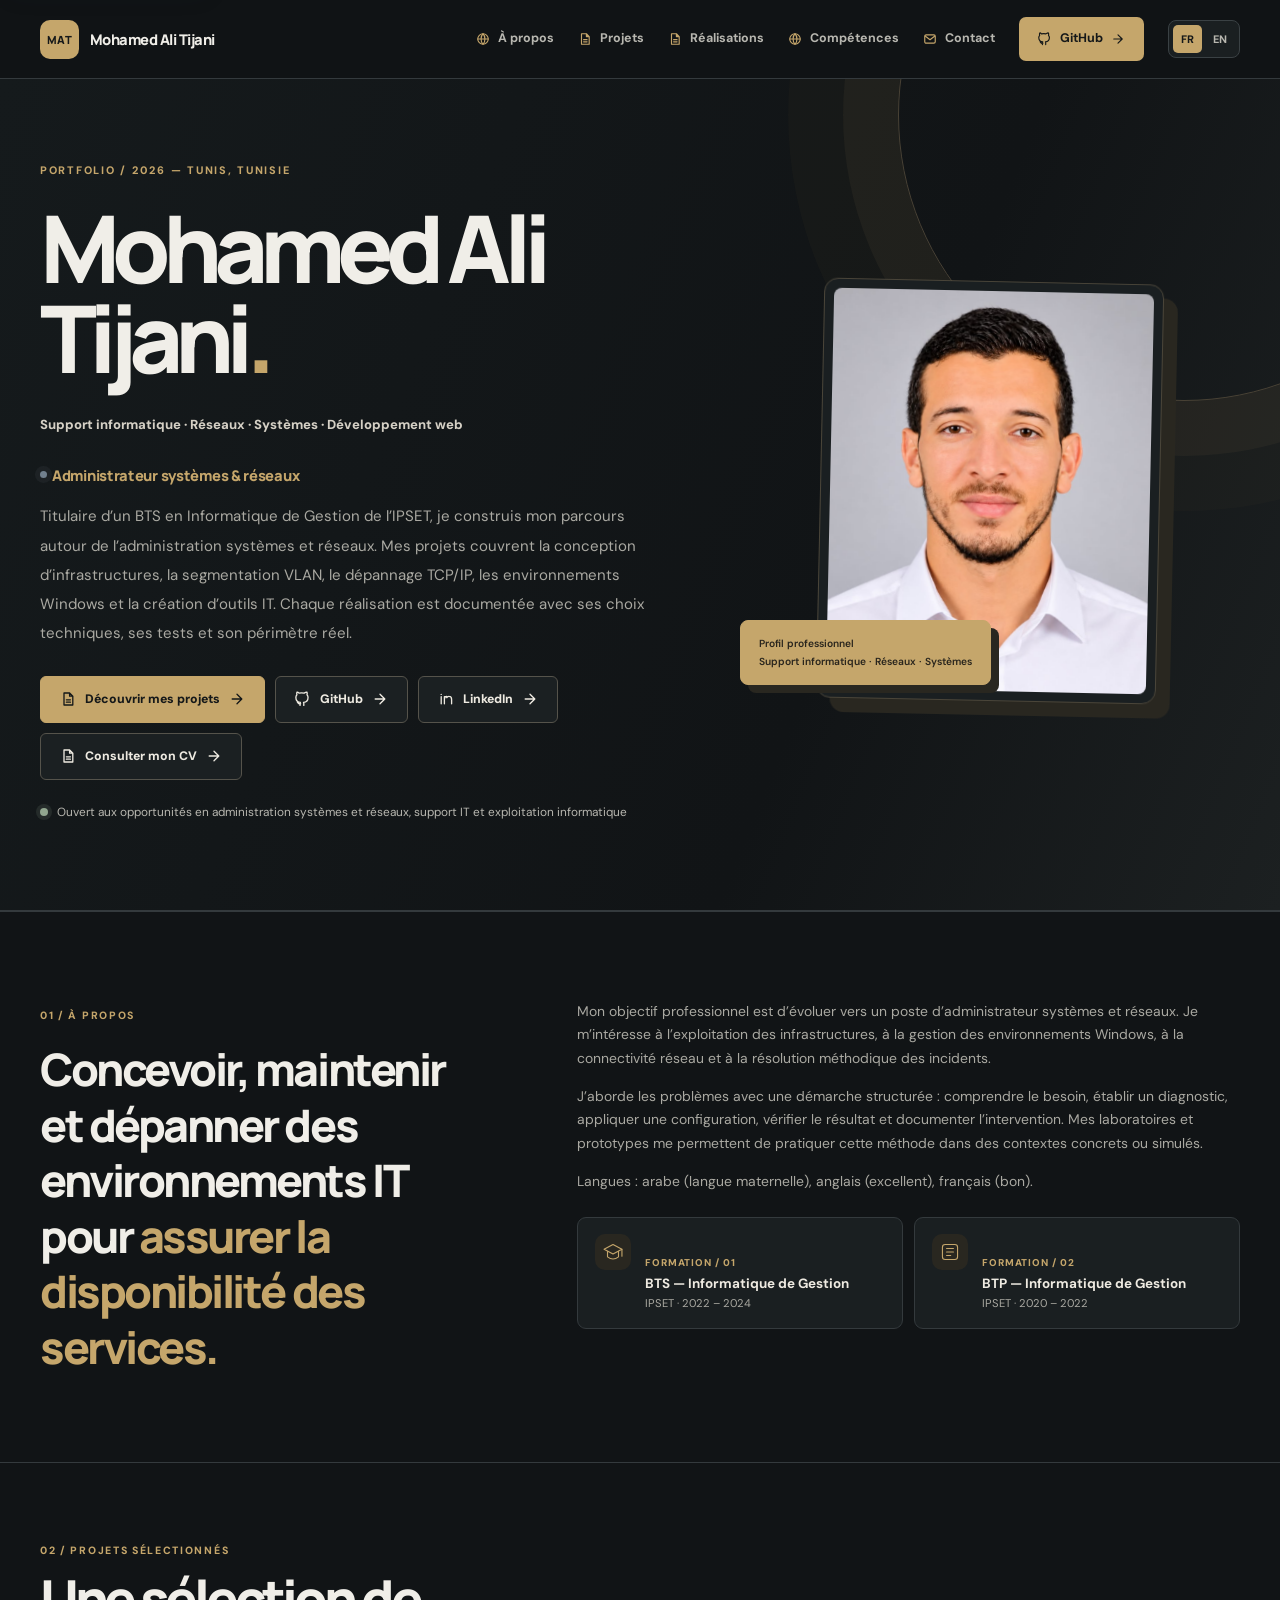
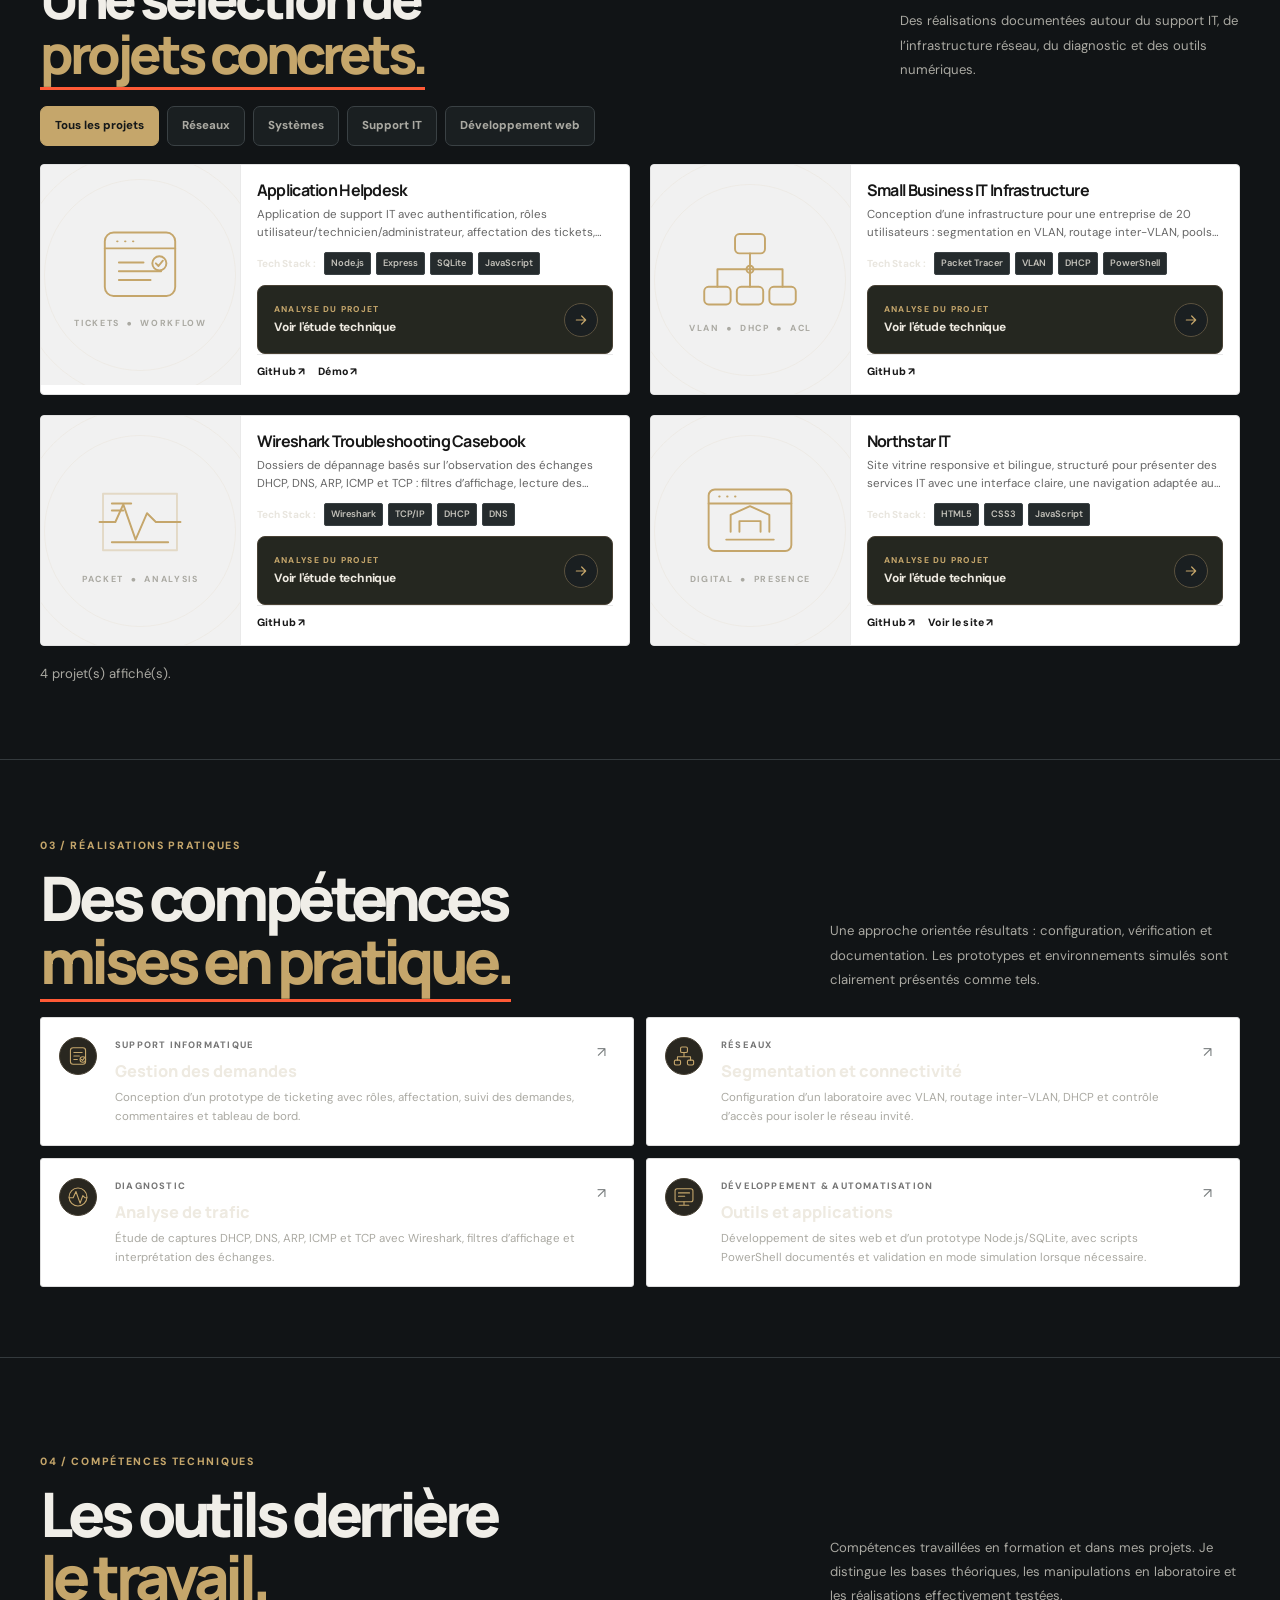
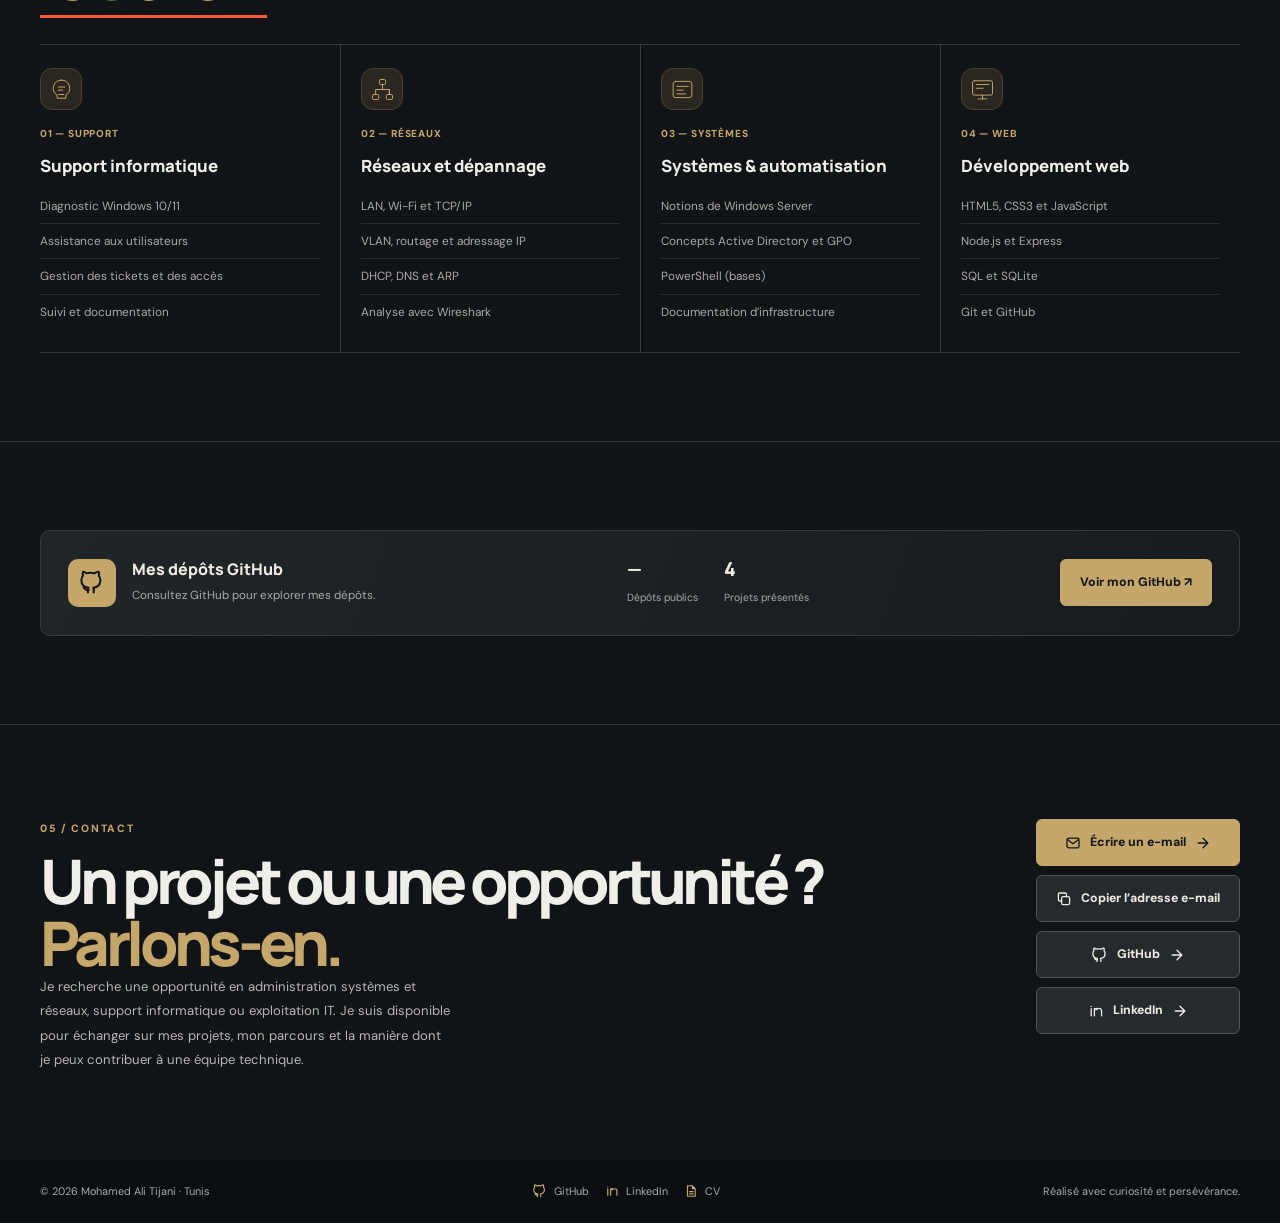
<file: index.html>
<!DOCTYPE html>
<html lang="fr">
<head>
  <meta charset="UTF-8">
  <meta name="viewport" content="width=device-width, initial-scale=1">
  <meta name="theme-color" content="#18212b">
  <meta name="description" content="Portfolio de Mohamed Ali Tijani, orienté administration systèmes et réseaux : infrastructure, dépannage, environnements Windows et projets techniques.">
  <title>Mohamed Ali Tijani — Portfolio</title>
  <link rel="preconnect" href="https://fonts.googleapis.com">
  <link rel="preconnect" href="https://fonts.gstatic.com" crossorigin>
  <link href="https://fonts.googleapis.com/css2?family=DM+Sans:wght@400;500;600;700&family=Manrope:wght@500;600;700;800&display=swap" rel="stylesheet">
  <style>
    :root{--navy:#10233f;--navy-2:#18385f;--blue:#2864c5;--blue-2:#eaf1fc;--ink:#17263b;--muted:#64748b;--soft:#f5f7fb;--line:#e2e8f0;--white:#fff;--green:#16845d;--shadow:0 18px 50px rgba(16,35,63,.08);--max:1160px;--sans:"DM Sans",Arial,sans-serif;--display:"Manrope",Arial,sans-serif}
    *{box-sizing:border-box}html{scroll-behavior:smooth;scroll-padding-top:94px}body{margin:0;background:var(--white);color:var(--ink);font:16px/1.7 var(--sans);-webkit-font-smoothing:antialiased}body.menu-open{overflow:hidden}
    a{color:inherit;text-decoration:none}img{display:block;max-width:100%}button{font:inherit}.container{width:min(var(--max),calc(100% - 48px));margin:auto}.progress{position:fixed;z-index:100;inset:0 auto auto 0;width:0;height:3px;background:var(--blue)}
    .header{position:sticky;top:0;z-index:50;background:rgba(255,255,255,.94);backdrop-filter:blur(16px);border-bottom:1px solid rgba(226,232,240,.9)}.nav{height:78px;display:flex;align-items:center;justify-content:space-between;gap:24px}
    .brand{display:flex;align-items:center;gap:11px;font:800 .92rem var(--display);letter-spacing:-.035em;color:var(--navy)}.brand-mark{width:39px;height:39px;display:grid;place-items:center;border-radius:11px;background:var(--navy);color:#fff;font-size:.7rem;letter-spacing:.04em;box-shadow:0 6px 16px #10233f25}
    .nav-right{display:flex;align-items:center;gap:24px}.nav-links{display:flex;align-items:center;gap:24px}.nav-links a{font-size:.78rem;font-weight:700;color:#52647c;transition:color .2s}.nav-links a:hover,.nav-links a.active{color:var(--blue)}.nav-links .nav-cta{padding:10px 15px;border-radius:7px;background:var(--navy);color:#fff}.nav-links .nav-cta:hover{background:var(--blue);color:#fff}
    .language{display:flex;gap:3px;padding:4px;border:1px solid var(--line);border-radius:8px;background:#fff}.language button{border:0;border-radius:5px;background:transparent;padding:5px 8px;color:var(--muted);font-size:.68rem;font-weight:800;cursor:pointer}.language button[aria-pressed=true]{background:var(--blue-2);color:var(--blue)}
    .menu-toggle{display:none;width:40px;height:40px;border:1px solid var(--line);border-radius:8px;background:#fff;color:var(--navy);cursor:pointer}
    .hero{position:relative;overflow:hidden;background:linear-gradient(120deg,#f7f9fc 0%,#fff 57%,#eef4fc 100%);border-bottom:1px solid var(--line)}.hero:before{content:"";position:absolute;width:560px;height:560px;right:-190px;top:-240px;border:1px solid #d8e4f4;border-radius:50%;box-shadow:0 0 0 55px #e9f0fa70,0 0 0 110px #e9f0fa55}
    .hero-grid{position:relative;display:grid;grid-template-columns:1.15fr .85fr;align-items:center;gap:68px;padding:82px 0 86px}.eyebrow{display:flex;align-items:center;gap:10px;color:var(--blue);font-size:.68rem;font-weight:800;letter-spacing:.14em;text-transform:uppercase}.eyebrow:before{content:"";width:25px;height:2px;background:var(--blue)}
    h1,h2,h3,p{margin-top:0}.hero h1{max-width:690px;margin:22px 0 17px;color:var(--navy);font:800 clamp(3.6rem,7vw,6rem)/.99 var(--display);letter-spacing:-.085em}.hero h1 span{color:var(--blue)}.hero-role{margin:0 0 18px;color:var(--navy-2);font-weight:800;font-size:1rem;letter-spacing:-.02em}.hero-copy{max-width:650px;margin:0;color:#5e6e83;font-size:.94rem;line-height:1.95}
    .actions{display:flex;flex-wrap:wrap;gap:10px;margin-top:27px}.btn{display:inline-flex;align-items:center;justify-content:center;gap:9px;min-height:44px;padding:11px 16px;border:1px solid #d6dfeb;border-radius:7px;background:#fff;color:var(--navy);font-size:.77rem;font-weight:800;transition:transform .2s,box-shadow .2s,border-color .2s,background .2s}.btn:hover{transform:translateY(-2px);border-color:#9ab6df;box-shadow:0 8px 20px #10233f12}.btn-primary{background:var(--blue);border-color:var(--blue);color:#fff;box-shadow:0 8px 20px #2864c525}.btn-primary:hover{background:#1e54aa;color:#fff}.availability{display:flex;align-items:center;gap:9px;margin:22px 0 0;color:#5f7086;font-size:.74rem}.availability i{width:8px;height:8px;border-radius:50%;background:var(--green);box-shadow:0 0 0 4px #16845d18}
    .portrait-wrap{position:relative;display:flex;justify-content:center;align-items:center;min-height:430px}.portrait-frame{position:relative;z-index:1;width:min(320px,82%);height:390px;padding:10px;border:1px solid #d7e2f0;border-radius:18px;background:#fff;box-shadow:0 28px 65px #10233f20;transform:rotate(1.5deg)}.portrait-frame img{width:100%;height:100%;object-fit:cover;object-position:50% 20%;border-radius:11px}.portrait-note{position:absolute;z-index:2;left:0;bottom:45px;padding:13px 17px;border:1px solid var(--line);border-radius:9px;background:#fff;box-shadow:var(--shadow);font-size:.72rem;font-weight:800;color:var(--navy)}.portrait-note span{display:block;color:var(--muted);font-size:.64rem;font-weight:600}
    .trustbar{border-bottom:1px solid var(--line);background:#fff}.trust-items{display:grid;grid-template-columns:repeat(4,1fr);padding:21px 0}.trust-item{padding:0 20px;border-left:1px solid var(--line)}.trust-item:first-child{padding-left:0;border:0}.trust-item strong{display:block;color:var(--navy);font:800 1.15rem var(--display);letter-spacing:-.04em}.trust-item span{color:var(--muted);font-size:.68rem}
    section.section{padding:88px 0}.section-soft{background:var(--soft);border-block:1px solid var(--line)}.section-head{display:flex;justify-content:space-between;align-items:flex-end;gap:32px;margin-bottom:35px}.section-kicker{color:var(--blue);font-size:.66rem;font-weight:800;letter-spacing:.14em}.section-title{margin:10px 0 0;color:var(--navy);font:800 clamp(2.25rem,4.6vw,3.6rem)/1.08 var(--display);letter-spacing:-.07em}.section-title em{font-style:normal;color:var(--blue)}.section-desc{max-width:410px;margin:0;color:var(--muted);font-size:.82rem;line-height:1.85}
    .about-grid{display:grid;grid-template-columns:.82fr 1.18fr;gap:76px}.about-statement{max-width:430px;margin:14px 0 0;color:var(--navy);font:800 clamp(1.75rem,3.2vw,2.5rem)/1.24 var(--display);letter-spacing:-.055em}.about-statement span{color:var(--blue)}.about-copy p{margin:0 0 14px;color:#5f6f83;font-size:.87rem}.education{display:grid;grid-template-columns:1fr 1fr;gap:12px;margin-top:24px}.edu{padding:17px;border:1px solid var(--line);border-radius:9px;background:#fff}.edu small{display:block;color:var(--blue);font-size:.62rem;font-weight:800;letter-spacing:.09em}.edu strong{display:block;margin:7px 0 4px;color:var(--navy);font-size:.84rem}.edu span{color:var(--muted);font-size:.7rem}
    .filters{display:flex;flex-wrap:wrap;gap:8px;margin:0 0 22px}.filter{padding:9px 14px;border:1px solid var(--line);border-radius:7px;background:#fff;color:#607087;font-size:.72rem;font-weight:800;cursor:pointer;transition:all .2s}.filter:hover{border-color:#a9bfdf;color:var(--blue)}.filter[aria-pressed=true]{border-color:var(--navy);background:var(--navy);color:#fff}
    .project-grid{display:grid;grid-template-columns:repeat(2,minmax(0,1fr));gap:19px}.project{display:flex;flex-direction:column;min-width:0;overflow:hidden;border:1px solid var(--line);border-radius:12px;background:#fff;box-shadow:0 6px 22px #10233f08;transition:transform .22s,border-color .22s,box-shadow .22s}.project:hover{transform:translateY(-4px);border-color:#c4d4e9;box-shadow:var(--shadow)}.project[hidden]{display:none}.project-visual{height:218px;display:grid;place-items:center;overflow:hidden;padding:16px;background:linear-gradient(145deg,#eef3fa,#f8fafd);border-bottom:1px solid var(--line)}.project-visual img{width:100%;height:100%;object-fit:contain}.project-visual .cover{width:100%;height:100%;display:flex;align-items:center;justify-content:center;gap:16px;color:var(--blue)}.cover-mark{display:grid;place-items:center;width:78px;height:78px;border:1px solid #cbd9eb;border-radius:18px;background:#fff;font:800 1.2rem var(--display);box-shadow:0 12px 25px #10233f10}.cover-copy{max-width:180px;color:var(--navy);font:800 1rem/1.3 var(--display)}.cover-copy small{display:block;margin-top:7px;color:var(--muted);font:600 .65rem var(--sans)}
    .project-content{display:flex;flex:1;flex-direction:column;padding:21px 22px 19px}.project-meta{display:flex;justify-content:space-between;gap:10px;margin-bottom:10px;color:var(--blue);font-size:.62rem;font-weight:800;letter-spacing:.08em;text-transform:uppercase}.project h3{margin:0 0 9px;color:var(--navy);font:800 1.16rem/1.3 var(--display);letter-spacing:-.035em}.project p{margin:0;color:#64748b;font-size:.78rem;line-height:1.8}.tags{display:flex;flex-wrap:wrap;gap:6px;margin:15px 0 18px}.tags span{padding:5px 8px;border:1px solid #e2eaf4;border-radius:5px;background:#f7f9fc;color:#536780;font-size:.61rem;font-weight:700}.project-links{display:flex;flex-wrap:wrap;gap:17px;margin-top:auto;padding-top:13px;border-top:1px solid var(--line)}.project-links a{color:var(--blue);font-size:.73rem;font-weight:800}.project-links a:hover{text-decoration:underline;text-underline-offset:4px}
    .practice-grid{display:grid;grid-template-columns:repeat(4,1fr);gap:12px}.practice-card{padding:20px;border:1px solid var(--line);border-radius:10px;background:#fff;transition:transform .2s,border-color .2s}.practice-card:hover{transform:translateY(-3px);border-color:#b8cbe5}.practice-num{color:var(--blue);font-size:.62rem;font-weight:800;letter-spacing:.09em}.practice-card h3{margin:12px 0 8px;color:var(--navy);font:800 .98rem/1.35 var(--display)}.practice-card p{margin:0;color:var(--muted);font-size:.73rem;line-height:1.8}
    .skills-grid{display:grid;grid-template-columns:repeat(4,1fr);border-top:1px solid #dce5f0;border-bottom:1px solid #dce5f0}.skill{padding:23px 20px 24px 0}.skill+.skill{padding-left:20px;border-left:1px solid #dce5f0}.skill-index{color:var(--blue);font-size:.63rem;font-weight:800;letter-spacing:.08em}.skill h3{margin:12px 0;color:var(--navy);font:800 1.05rem var(--display)}.skill ul{margin:0;padding:0;list-style:none}.skill li{padding:7px 0;border-bottom:1px solid #edf1f6;color:#5e6e83;font-size:.74rem}.skill li:last-child{border:0}
    .github-panel{display:flex;align-items:center;justify-content:space-between;gap:25px;padding:25px 27px;border:1px solid #d9e4f2;border-radius:12px;background:linear-gradient(110deg,#f5f8fd,#fff)}.github-copy{display:flex;align-items:center;gap:16px}.github-icon{width:48px;height:48px;display:grid;place-items:center;border-radius:12px;background:var(--navy);color:#fff;font-size:1.2rem;font-weight:800}.github-copy strong{display:block;color:var(--navy);font:800 1rem var(--display)}.github-copy span{color:var(--muted);font-size:.73rem}.github-stats{display:flex;gap:26px}.github-stat strong{display:block;color:var(--navy);font:800 1.2rem var(--display)}.github-stat span{color:var(--muted);font-size:.65rem}
    .contact{background:var(--navy);color:#fff}.contact .section-kicker{color:#a8c9fa}.contact .section-title{color:#fff}.contact .section-title em{color:#a8c9fa}.contact .section-desc{color:#c1ccdb}.contact-grid{display:flex;align-items:center;justify-content:space-between;gap:30px}.contact-actions{display:flex;flex-direction:column;gap:9px;min-width:190px}.contact-actions .btn{border-color:#456184;background:#1a3659;color:#fff}.contact-actions .btn-primary{border-color:#4c87e3;background:#2864c5}.contact-actions .btn:hover{border-color:#8eb5ed;background:#234b7b}
    footer{padding:22px 0;background:#0b1b30;color:#aebbd0;font-size:.68rem}.footer-inner{display:flex;justify-content:space-between;gap:15px;flex-wrap:wrap}.footer-links{display:flex;gap:16px}.footer-links a:hover{color:#fff}
    .reveal{opacity:0;transform:translateY(18px);transition:opacity .65s ease,transform .65s ease}.reveal.visible{opacity:1;transform:none}
    a:focus-visible,button:focus-visible{outline:3px solid #8bb5f1;outline-offset:3px}
    @media(max-width:920px){.hero-grid{gap:30px}.about-grid{gap:38px}.section-head{align-items:flex-start;flex-direction:column}.section-desc{max-width:650px}.skills-grid{grid-template-columns:repeat(2,1fr)}.skill:nth-child(3){padding-left:0;border-left:0}.skill:nth-child(4){padding-left:20px}.practice-grid{grid-template-columns:repeat(2,1fr)}}
    @media(max-width:700px){.container{width:calc(100% - 36px)}.nav{height:68px}.menu-toggle{display:grid;place-items:center}.nav-right{gap:10px}.nav-links{display:none;position:absolute;top:68px;left:0;right:0;padding:16px 22px 20px;border-bottom:1px solid var(--line);background:#fff;box-shadow:0 18px 25px #10233f10;align-items:stretch;flex-direction:column;gap:0}.nav-links.open{display:flex}.nav-links a{padding:12px 4px;border-bottom:1px solid #edf1f6}.nav-links .nav-cta{margin-top:9px;text-align:center}.language{margin-left:auto}.hero-grid{grid-template-columns:1fr;padding:57px 0 55px;gap:20px}.hero h1{font-size:clamp(3.4rem,15vw,5rem)}.hero-copy{font-size:.86rem}.portrait-wrap{min-height:340px;margin-top:0}.portrait-frame{width:245px;height:310px}.portrait-note{left:2%;bottom:22px}.trust-items{grid-template-columns:repeat(2,1fr);gap:16px}.trust-item{padding:0 10px;border:0}.trust-item:nth-child(odd){padding-left:0}.section.section{padding:67px 0}.about-grid{grid-template-columns:1fr;gap:19px}.education{grid-template-columns:1fr}.project-grid{grid-template-columns:1fr}.project-visual{height:190px}.practice-grid{grid-template-columns:1fr}.skills-grid{grid-template-columns:1fr}.skill,.skill+.skill,.skill:nth-child(4){padding:20px 0;border-left:0;border-bottom:1px solid #dce5f0}.skill:last-child{border-bottom:0}.github-panel{align-items:flex-start;flex-direction:column}.github-stats{gap:22px}.contact-grid{align-items:flex-start;flex-direction:column}.contact-actions{width:100%;flex-direction:row;flex-wrap:wrap}.contact-actions .btn{flex:1}.footer-inner{flex-direction:column}}
    @media(prefers-reduced-motion:reduce){html{scroll-behavior:auto}*,*::before,*::after{animation:none!important;transition:none!important}.reveal{opacity:1;transform:none}}

    /* ART DIRECTION — Modern independent digital studio */
    :root{
      --navy:#171622;--navy-2:#292638;--blue:#3948d8;--blue-2:#e7e9ff;
      --ink:#211f2a;--muted:#716d78;--soft:#f6f2eb;--line:#e5ded4;--white:#fffdf9;
      --green:#a7c957;--shadow:0 22px 60px rgba(36,29,47,.12);--max:1240px;
      --sans:"DM Sans",Arial,sans-serif;--display:"Manrope",Arial,sans-serif;
    }
    body{background:#f6f2eb;color:#211f2a}
    .progress{background:#ff5a36;height:4px}
    .header{background:rgba(246,242,235,.92);border-bottom:1px solid #e3dbd0}
    .brand{color:#171622}.brand-mark{background:#ff5a36;color:#171622;border-radius:50%;box-shadow:none}
    .nav-links a{color:#625d69}.nav-links a:hover,.nav-links a.active{color:#ff5a36}
    .nav-links .nav-cta{background:#171622;color:#fff;border-radius:100px;padding:11px 19px}
    .nav-links .nav-cta:hover{background:#ff5a36;color:#171622}
    .language{border:1px solid #dcd4c9;background:transparent;border-radius:100px}
    .language button[aria-pressed=true]{background:#171622;color:#fff;border-radius:100px}
    .menu-toggle{border-radius:50%;border-color:#dcd4c9;background:transparent}
    .hero{background:#f6f2eb;border:0;overflow:hidden}
    .hero:before{width:620px;height:620px;right:-210px;top:-250px;border:1px solid #e4dcd0;box-shadow:0 0 0 55px #ece5da80,0 0 0 110px #ece5da55}
    .hero-grid{grid-template-columns:1.08fr .92fr;gap:48px;padding:82px 0 95px}
    .eyebrow{color:#ff5a36;letter-spacing:.18em}.eyebrow:before{background:#ff5a36}
    .hero h1{font-size:clamp(4.2rem,8vw,7.4rem);line-height:.91;letter-spacing:-.095em;color:#171622;margin:24px 0}
    .hero h1 span{color:#ff5a36}
    .hero-role{display:inline-block;margin:0 0 20px;padding:8px 13px;border-radius:4px;background:#d7f36a;color:#171622;font-size:.76rem;letter-spacing:.015em}
    .hero-copy{max-width:620px;color:#696471;font-size:.94rem}
    .btn{border:1px solid #d8d0c6;border-radius:100px;background:transparent;color:#211f2a;padding:12px 19px}
    .btn:hover{border-color:#171622;box-shadow:0 8px 22px #17162214}
    .btn-primary{background:#ff5a36;border-color:#ff5a36;color:#171622;box-shadow:none}
    .btn-primary:hover{background:#e94727;border-color:#e94727;color:#171622}
    .availability{color:#625d69}.availability i{background:#8da83d;box-shadow:0 0 0 4px #a7c95735}
    .portrait-wrap{min-height:485px}
    .portrait-frame{width:min(365px,86%);height:440px;padding:0;border:0;border-radius:4px;background:#d7f36a;box-shadow:18px 18px 0 #3948d8;transform:rotate(2deg)}
    .portrait-frame img{border-radius:4px;filter:saturate(.88);object-position:50% 18%}
    .portrait-note{left:-4px;bottom:30px;background:#171622;color:#fff;border:0;border-radius:3px;box-shadow:8px 8px 0 #ff5a36;padding:14px 18px}
    .portrait-note span{color:#c5c0cb}
    .trustbar{background:#171622;border:0;color:#fff}
    .trust-items{padding:25px 0}
    .trust-item{border-color:#393644}
    .trust-item strong{color:#d7f36a;font-size:1.35rem}
    .trust-item span{color:#c3bfca}
    section.section{padding:100px 0}
    .section-soft{background:#eee8de;border-color:#e5ded4}
    .section-kicker{color:#ff5a36;letter-spacing:.17em}
    .section-title{color:#171622;font-size:clamp(2.8rem,5.2vw,4.6rem);letter-spacing:-.085em;line-height:1.02}
    .section-title em{color:#3948d8}
    .section-desc{color:#716d78}
    .about-grid{gap:90px}
    .about-statement{font-size:clamp(2rem,3.5vw,3rem);color:#171622}
    .about-statement span{color:#3948d8}
    .about-copy p{color:#696471}
    .edu{background:#f9f6f0;border-color:#e2d9ce;border-radius:4px}
    .edu small{color:#ff5a36}.edu strong{color:#171622}
    .filters{gap:9px}
    .filter{border:1px solid #d8d0c6;border-radius:100px;background:transparent;color:#625d69;padding:10px 17px}
    .filter:hover{border-color:#3948d8;color:#3948d8}
    .filter[aria-pressed=true]{background:#3948d8;border-color:#3948d8;color:#fff}
    .project-grid{gap:22px}
    .project{border:1px solid #e1d9cf;border-radius:5px;background:#fffdf9;box-shadow:none}
    .project:hover{transform:translateY(-6px);border-color:#bcb2a5;box-shadow:0 20px 42px #211f2a13}
    .project-visual{height:245px;background:#e9e4dc;border-bottom:1px solid #e1d9cf;padding:18px}
    .project-visual img{border-radius:2px}
    .project-content{padding:24px}
    .project-meta{color:#ff5a36}
    .project h3{font-size:1.35rem;color:#171622;letter-spacing:-.05em}
    .project p{color:#716d78}
    .tags span{background:#f0ece5;border:0;border-radius:3px;color:#595463}
    .project-links{border-color:#e9e2d8}
    .project-links a{color:#3948d8}
    .practice-card{border:1px solid #e1d9cf;border-radius:4px;background:#faf7f1}
    .practice-card:hover{border-color:#ff9a80;transform:translateY(-5px)}
    .practice-num{color:#ff5a36}
    .practice-card h3{color:#171622}
    .practice-card p{color:#716d78}
    .skills-grid{border-color:#d8d0c6}
    .skill+.skill{border-color:#d8d0c6}
    .skill-index{color:#ff5a36}
    .skill h3{color:#171622}
    .skill li{color:#696471;border-color:#e5ded4}
    .github-panel{border:1px solid #ddd4c8;border-radius:5px;background:#eae4da}
    .github-icon{border-radius:50%;background:#171622;color:#d7f36a}
    .github-copy strong,.github-stat strong{color:#171622}
    .github-copy span,.github-stat span{color:#716d78}
    .contact{background:#3948d8;color:#fff}
    .contact .section-kicker{color:#d7f36a}
    .contact .section-title{color:#fff}
    .contact .section-title em{color:#d7f36a}
    .contact .section-desc{color:#e0e2ff}
    .contact-actions .btn{border-color:#7f89ed;background:#303dbd;color:#fff}
    .contact-actions .btn-primary{border-color:#d7f36a;background:#d7f36a;color:#171622}
    .contact-actions .btn:hover{border-color:#fff;background:#fff;color:#171622}
    footer{background:#171622;color:#c3bfca}
    .footer-links a:hover{color:#d7f36a}
    a:focus-visible,button:focus-visible{outline:3px solid #ff5a36;outline-offset:4px}
    @media(max-width:920px){
      .hero-grid{gap:28px}.about-grid{gap:42px}
    }
    @media(max-width:700px){
      .hero-grid{padding:58px 0 56px;gap:12px}
      .hero h1{font-size:clamp(3.7rem,16vw,5.4rem)}
      .portrait-wrap{min-height:350px;margin-top:6px}
      .portrait-frame{width:245px;height:310px;box-shadow:12px 12px 0 #3948d8}
      .portrait-note{left:0;bottom:18px}
      .trust-items{gap:18px 8px}
      section.section{padding:72px 0}
      .section-title{font-size:clamp(2.7rem,12vw,3.8rem)}
      .project-visual{height:205px}
      .project-content{padding:20px}
      .github-panel{background:#eae4da}
      .contact-actions .btn{flex:1 1 100%}
    }
    @media(prefers-reduced-motion:reduce){.project:hover,.practice-card:hover{transform:none}}

  
    /* FINAL ART DIRECTION — restrained, elegant professional */
    :root{
      --navy:#18212b;--navy-2:#344252;--blue:#52677d;--blue-2:#e9edf1;
      --ink:#202a34;--muted:#697582;--soft:#f3f5f7;--line:#e2e6ea;--white:#ffffff;
      --green:#718b79;--shadow:0 18px 48px rgba(24,33,43,.08);--max:1180px;
    }
    body{background:#fff;color:#202a34}
    .progress{background:#52677d;height:2px}
    .header{background:rgba(255,255,255,.94);border-bottom:1px solid #e6e9ec}
    .brand{color:#18212b}.brand-mark{background:#18212b;color:#fff;border-radius:8px;box-shadow:none}
    .nav-links a{color:#65717d}.nav-links a:hover,.nav-links a.active{color:#344b61}
    .nav-links .nav-cta{background:#18212b;color:#fff;border-radius:5px}
    .nav-links .nav-cta:hover{background:#344b61;color:#fff}
    .language{border:1px solid #dfe4e8;background:#fff;border-radius:5px}
    .language button[aria-pressed=true]{background:#18212b;color:#fff;border-radius:3px}
    .menu-toggle{border-radius:5px;border-color:#dfe4e8;background:#fff;color:#18212b}
    .hero{background:linear-gradient(115deg,#f5f7f8 0%,#fff 72%);border-bottom:1px solid #e8ebee}
    .hero:before{width:560px;height:560px;right:-210px;top:-250px;border:1px solid #e3e8ec;box-shadow:0 0 0 55px #edf0f350,0 0 0 110px #edf0f330}
    .hero-grid{grid-template-columns:1.12fr .88fr;gap:58px;padding:86px 0 90px}
    .eyebrow{color:#52677d;letter-spacing:.15em}.eyebrow:before{background:#8b9aa8}
    .hero h1{color:#18212b;font-size:clamp(3.8rem,7.2vw,6.5rem);line-height:.98;letter-spacing:-.085em}
    .hero h1 span{color:#52677d}
    .hero-role{display:inline-block;margin:0 0 18px;padding:0;color:#344252;background:transparent;font-size:.88rem;letter-spacing:0}
    .hero-copy{color:#66727e;max-width:600px}
    .btn{border:1px solid #d6dde3;border-radius:5px;background:#fff;color:#263442}
    .btn:hover{border-color:#8998a6;box-shadow:0 8px 20px rgba(24,33,43,.08)}
    .btn-primary{background:#263747;border-color:#263747;color:#fff;box-shadow:none}
    .btn-primary:hover{background:#40566b;border-color:#40566b;color:#fff}
    .availability{color:#687581}.availability i{background:#718b79;box-shadow:0 0 0 4px #718b7918}
    .portrait-wrap{min-height:455px}
    .portrait-frame{width:min(350px,85%);height:420px;padding:8px;border:1px solid #e0e5e9;border-radius:5px;background:#fff;box-shadow:14px 14px 0 #e9edf0;transform:rotate(1deg)}
    .portrait-frame img{border-radius:2px;filter:saturate(.78);object-position:50% 18%}
    .portrait-note{left:0;bottom:32px;background:#18212b;color:#fff;border:0;border-radius:4px;box-shadow:0 8px 22px #18212b20}
    .portrait-note span{color:#c4cbd2}
    .trustbar{background:#18212b;border:0}
    .trust-items{padding:23px 0}
    .trust-item{border-color:#39434e}
    .trust-item strong{color:#fff;font-size:1.25rem}
    .trust-item span{color:#b7c0c8}
    section.section{padding:88px 0}
    .section-soft{background:#f5f6f7;border-color:#e7eaed}
    .section-kicker{color:#657b90;letter-spacing:.15em}
    .section-title{color:#18212b;font-size:clamp(2.5rem,4.8vw,4rem);letter-spacing:-.075em}
    .section-title em{color:#52677d}
    .section-desc{color:#6b7681}
    .about-grid{gap:76px}
    .about-statement{color:#202a34}
    .about-statement span{color:#52677d}
    .about-copy p{color:#66727e}
    .edu{background:#fff;border-color:#e2e6ea;border-radius:5px}
    .edu small{color:#657b90}.edu strong{color:#202a34}
    .filter{border:1px solid #dce2e7;border-radius:5px;background:#fff;color:#687582}
    .filter:hover{border-color:#91a0ad;color:#344b61}
    .filter[aria-pressed=true]{background:#263747;border-color:#263747;color:#fff}
    .project{border:1px solid #e1e5e9;border-radius:5px;background:#fff;box-shadow:0 4px 18px rgba(24,33,43,.035)}
    .project:hover{transform:translateY(-4px);border-color:#c4cdd5;box-shadow:0 16px 38px rgba(24,33,43,.09)}
    .project-visual{background:#f0f2f4;border-bottom:1px solid #e1e5e9}
    .project-meta{color:#657b90}
    .project h3{color:#202a34}
    .project p{color:#6b7681}
    .tags span{background:#f1f3f5;border:1px solid #e7eaed;border-radius:3px;color:#596775}
    .project-links{border-color:#e8ebee}
    .project-links a{color:#40566b}
    .practice-card{border:1px solid #e1e5e9;border-radius:5px;background:#fff}
    .practice-card:hover{border-color:#bdc8d1;transform:translateY(-3px)}
    .practice-num{color:#657b90}.practice-card h3{color:#202a34}.practice-card p{color:#6b7681}
    .skills-grid{border-color:#dfe4e8}.skill+.skill{border-color:#dfe4e8}
    .skill-index{color:#657b90}.skill h3{color:#202a34}.skill li{color:#687582;border-color:#edf0f2}
    .github-panel{border:1px solid #e0e5e9;border-radius:5px;background:#f3f5f6}
    .github-icon{border-radius:5px;background:#18212b;color:#fff}
    .github-copy strong,.github-stat strong{color:#202a34}
    .contact{background:#18212b}
    .contact .section-kicker{color:#aab8c5}
    .contact .section-title{color:#fff}.contact .section-title em{color:#c2ccd5}
    .contact .section-desc{color:#c0c8cf}
    .contact-actions .btn{border-color:#4b5966;background:#253442;color:#fff}
    .contact-actions .btn-primary{border-color:#fff;background:#fff;color:#18212b}
    .contact-actions .btn:hover{border-color:#aebbc6;background:#34495c;color:#fff}
    footer{background:#111920;color:#aeb8c1}
    .reveal{transform:translateY(14px);transition:opacity .7s ease,transform .7s cubic-bezier(.2,.7,.2,1)}
    a:focus-visible,button:focus-visible{outline:2px solid #71869a;outline-offset:3px}
    @media(max-width:700px){
      .hero-grid{padding:62px 0 58px;gap:18px}
      .hero h1{font-size:clamp(3.35rem,14vw,5rem)}
      .portrait-frame{width:245px;height:310px;box-shadow:10px 10px 0 #e9edf0}
      .portrait-note{left:1%;bottom:20px}
      .trustbar{background:#18212b}
      section.section{padding:68px 0}
    }

  


    /* MOTION UPDATE — technical editorial identity */
    :root{
      --navy:#10243b;--navy-2:#1b3857;--blue:#3478e5;--blue-2:#e8f1ff;
      --ink:#17283b;--muted:#66788b;--soft:#f3f6fa;--line:#dfe7f0;
      --white:#fff;--green:#4d9b79;--shadow:0 20px 55px rgba(16,36,59,.10);
    }
    body{background:#fff;color:#17283b}
    .progress{background:linear-gradient(90deg,#3478e5,#54b8e8);height:3px}
    .brand-mark{background:#10243b;color:#fff}
    .nav-links a:hover,.nav-links a.active{color:#3478e5}
    .nav-links .nav-cta{background:#10243b}
    .nav-links .nav-cta:hover{background:#3478e5;color:#fff}
    .hero{background:linear-gradient(115deg,#f3f7fc 0%,#fff 62%,#edf4fc 100%)}
    .hero:before{border-color:#d5e4f6;box-shadow:0 0 0 55px #e7f0fa70,0 0 0 110px #e7f0fa45;animation:orbitDrift 18s ease-in-out infinite alternate}
    .eyebrow,.section-kicker{color:#3478e5}
    .eyebrow:before{background:#3478e5}
    .hero h1{color:#10243b;animation:heroTitleIn .85s cubic-bezier(.2,.7,.2,1) both}
    .hero h1 span{color:#3478e5}
    .hero-role{color:#1b3857}
    .hero-typed{display:flex;align-items:center;gap:9px;min-height:32px;margin:0 0 16px;color:#3478e5;font:800 clamp(.95rem,1.6vw,1.12rem) var(--display);letter-spacing:-.025em}
    .hero-typed:before{content:"";width:7px;height:7px;flex:0 0 7px;border-radius:50%;background:#3478e5;box-shadow:0 0 0 5px #3478e51a}
    .typed-caret{display:inline-block;width:2px;height:1.1em;margin-left:2px;background:#3478e5;vertical-align:-.15em;animation:caretBlink .8s steps(2,start) infinite}
    .btn-primary{background:#286bd0;border-color:#286bd0;color:#fff}
    .btn-primary:hover{background:#1e55ad;border-color:#1e55ad;color:#fff}
    .portrait-frame{box-shadow:14px 14px 0 #e5eef9;animation:portraitFloat 6s ease-in-out infinite}
    .portrait-note{background:#10243b}
    .trustbar{background:#10243b}
    .trust-item strong{color:#fff}
    .section-soft{background:#f4f7fb;border-color:#e3eaf2}
    .section-title em,.about-statement span{color:#3478e5}
    .filter[aria-pressed=true]{background:#10243b;border-color:#10243b}
    .project{border-color:#e0e8f1;box-shadow:0 5px 20px rgba(16,36,59,.045)}
    .project:hover{border-color:#b9cde7;box-shadow:0 18px 40px rgba(16,36,59,.11)}
    .project-meta,.project-links a,.practice-num,.skill-index{color:#3478e5}
    .tags span{background:#f1f6fc;border-color:#e2ebf5;color:#52677d}
    .contact{background:#10243b}
    .contact .section-kicker{color:#8ebaff}
    .contact .section-title em{color:#9cc4ff}
    .contact-actions .btn-primary{background:#fff;border-color:#fff;color:#10243b}
    .contact-actions .btn-primary:hover{background:#dceaff;border-color:#dceaff;color:#10243b}
    footer{background:#0b1928}
    .project,.practice-card,.edu,.btn,.nav-links a{transition-timing-function:cubic-bezier(.2,.7,.2,1)}
    .project:hover .project-visual img{transform:scale(1.025)}
    .project-visual img{transition:transform .5s cubic-bezier(.2,.7,.2,1)}
    @keyframes heroTitleIn{from{opacity:0;transform:translateY(24px);filter:blur(5px)}to{opacity:1;transform:translateY(0);filter:blur(0)}}
    @keyframes caretBlink{to{visibility:hidden}}
    @keyframes portraitFloat{0%,100%{transform:translateY(0) rotate(1deg)}50%{transform:translateY(-9px) rotate(0deg)}}
    @keyframes orbitDrift{from{transform:translate3d(0,0,0) scale(1)}to{transform:translate3d(-18px,15px,0) scale(1.035)}}
    @media(max-width:700px){.hero-typed{font-size:.94rem;min-height:29px}.portrait-frame{animation:none}}
    @media(prefers-reduced-motion:reduce){
      .hero h1,.portrait-frame,.hero:before{animation:none!important}
      .typed-caret{animation:none!important}
      .project-visual img{transition:none!important}
    }

  
    /* MONOCHROME EDITORIAL — reference-inspired black & white direction */
    :root{
      --navy:#111;--navy-2:#252525;--blue:#111;--blue-2:#f0f0f0;
      --ink:#171717;--muted:#707070;--soft:#f5f5f5;--line:#e5e5e5;
      --white:#fff;--green:#555;--shadow:0 18px 45px rgba(0,0,0,.07);
    }
    body{background:#fff;color:#171717}
    .progress{background:#111;height:2px}
    .header{background:rgba(255,255,255,.96);border-bottom:1px solid #e8e8e8}
    .brand,.brand-mark{color:#fff}.brand{color:#111}.brand-mark{background:#111;border-radius:50%;box-shadow:none}
    .nav-links a{color:#555}.nav-links a:hover,.nav-links a.active{color:#000}
    .nav-links .nav-cta{background:#111;color:#fff;border-radius:3px}
    .nav-links .nav-cta:hover{background:#444;color:#fff}
    .language{border:1px solid #ddd;background:#fff;border-radius:3px}
    .language button[aria-pressed=true]{background:#111;color:#fff;border-radius:2px}
    .menu-toggle{border-radius:3px;border-color:#ddd;background:#fff;color:#111}
    .hero{background:#fff;border-bottom:1px solid #eee}
    .hero:before{width:520px;height:520px;right:-210px;top:-250px;border:1px solid #ededed;box-shadow:0 0 0 55px #f7f7f7,0 0 0 110px #fbfbfb;animation:none}
    .hero-grid{grid-template-columns:1.12fr .88fr;gap:58px;padding:86px 0 90px}
    .eyebrow,.section-kicker{color:#555;letter-spacing:.16em}.eyebrow:before{background:#111}
    .hero h1{color:#111;font-size:clamp(3.8rem,7.2vw,6.5rem);line-height:.98;letter-spacing:-.085em}
    .hero h1 span{color:#777}
    .hero-role{color:#222;background:transparent}
    .hero-typed{color:#111}.hero-typed:before{background:#111;box-shadow:0 0 0 5px #11111112}
    .typed-caret{background:#111}
    .hero-copy,.section-desc,.about-copy p,.project p,.practice-card p{color:#666}
    .btn{border:1px solid #d7d7d7;border-radius:3px;background:#fff;color:#111}
    .btn:hover{border-color:#111;box-shadow:0 8px 20px #0000000d}
    .btn-primary{background:#111;border-color:#111;color:#fff}
    .btn-primary:hover{background:#333;border-color:#333;color:#fff}
    .availability{color:#666}.availability i{background:#333;box-shadow:0 0 0 4px #11111112}
    .portrait-frame{padding:0;border:0;border-radius:2px;background:#eee;box-shadow:14px 14px 0 #eee;filter:grayscale(1);animation:portraitFloat 7s ease-in-out infinite}
    .portrait-frame img{border-radius:2px;filter:grayscale(1);object-position:50% 18%}
    .portrait-note{background:#111;color:#fff;border-radius:2px;box-shadow:0 8px 22px #00000018}
    .portrait-note span{color:#ccc}
    .trustbar{background:#111;border:0}.trust-item{border-color:#383838}
    .trust-item strong{color:#fff}.trust-item span{color:#bbb}
    .section-soft{background:#f6f6f6;border-color:#e9e9e9}
    .section-title{color:#111}.section-title em,.about-statement span{color:#666}
    .about-statement{color:#111}.edu{background:#fff;border:1px solid #e5e5e5;border-radius:2px}
    .edu small,.edu strong{color:#222}
    .filter{border:1px solid #ddd;border-radius:2px;background:#fff;color:#555}
    .filter:hover{border-color:#111;color:#111}
    .filter[aria-pressed=true]{background:#111;border-color:#111;color:#fff}
    .project-grid{gap:22px}
    .project{border:1px solid #e5e5e5;border-radius:2px;background:#fff;box-shadow:none}
    .project:hover{transform:translateY(-5px);border-color:#aaa;box-shadow:0 18px 38px #0000000c}
    .project-visual{background:#f1f1f1;border-bottom:1px solid #e5e5e5}
    .project-visual img{filter:grayscale(1);transition:transform .5s,filter .5s}
    .project:hover .project-visual img{filter:grayscale(.75)}
    .project-meta,.project-links a,.practice-num,.skill-index{color:#555}
    .project h3,.practice-card h3,.skill h3{color:#111}
    .tags span{background:#f5f5f5;border:1px solid #e9e9e9;border-radius:2px;color:#555}
    .project-links{border-color:#e9e9e9}.project-links a:hover{color:#000}
    .case-study{margin:0 0 16px;border-top:1px solid #e9e9e9;border-bottom:1px solid #e9e9e9}
    .case-study summary{padding:12px 0;cursor:pointer;list-style:none;color:#111;font-size:.72rem;font-weight:800}
    .case-study summary::-webkit-details-marker{display:none}
    .case-study summary:after{content:"+";float:right;font-size:1rem;font-weight:500}
    .case-study[open] summary:after{content:"−"}
    .case-study-body{padding:0 0 13px;color:#666;font-size:.72rem;line-height:1.75}
    .case-study-body h4{margin:3px 0 8px;color:#111;font-size:.78rem}
    .case-study-body ul{margin:0 0 10px;padding-left:18px}
    .case-study-body li{padding:2px 0}
    .case-study-body p{margin:7px 0;color:#666;font-size:.7rem}
    .case-study-body strong{color:#222}
    .practice-card{border:1px solid #e5e5e5;border-radius:2px;background:#fff}
    .practice-card:hover{border-color:#aaa;transform:translateY(-3px)}
    .skills-grid,.skill+.skill{border-color:#e5e5e5}
    .skill li{color:#555;border-color:#eee}
    .github-panel{border:1px solid #e5e5e5;border-radius:2px;background:#f6f6f6}
    .github-icon{background:#111;color:#fff;border-radius:2px}
    .github-copy strong,.github-stat strong{color:#111}
    .github-copy span,.github-stat span{color:#666}
    .contact{background:#111}
    .contact .section-kicker,.contact .section-title em{color:#bbb}
    .contact .section-title{color:#fff}.contact .section-desc{color:#ccc}
    .contact-actions .btn{border-color:#555;background:#222;color:#fff}
    .contact-actions .btn-primary{border-color:#fff;background:#fff;color:#111}
    .contact-actions .btn:hover{border-color:#fff;background:#444;color:#fff}
    footer{background:#080808;color:#aaa}.footer-links a:hover{color:#fff}
    a:focus-visible,button:focus-visible{outline:2px solid #111;outline-offset:4px}
    @media(max-width:700px){
      .hero-grid{padding:62px 0 58px;gap:18px}
      .hero h1{font-size:clamp(3.35rem,14vw,5rem)}
      .portrait-frame{width:245px;height:310px;box-shadow:10px 10px 0 #eee}
      .portrait-frame img{filter:grayscale(1)}
      .project-visual{height:205px}
      .case-study-body{font-size:.7rem}
      .contact-actions .btn{flex:1 1 100%}
    }
    @media(prefers-reduced-motion:reduce){.portrait-frame{animation:none!important}.project-visual img{transition:none!important}}

  
    /* Keep the editorial monochrome UI, never desaturate portfolio photography. */
    .portrait-frame,.portrait-frame img,.project-visual img{
      filter:none !important;
      -webkit-filter:none !important;
    }
    .project-visual img{transition:transform .5s ease !important;}
    .project:hover .project-visual img{
      filter:none !important;
      -webkit-filter:none !important;
      transform:scale(1.035);
    }
    .portrait-frame img{filter:none !important; -webkit-filter:none !important;}
    .portrait-frame{filter:none !important; -webkit-filter:none !important;}

  
    /* Project gallery: compact, image-first cards inspired by editorial app showcases. */
    .project-gallery{display:grid;grid-template-columns:repeat(2,minmax(0,1fr));gap:28px;align-items:stretch}
    .project-gallery .project{border:1px solid #dedede;border-radius:3px;background:#fff;box-shadow:none;overflow:hidden;transition:transform .25s ease,border-color .25s ease}
    .project-gallery .project:hover{transform:translateY(-5px);border-color:#999;box-shadow:0 16px 36px rgba(0,0,0,.07)}
    .project-gallery .project-visual{display:block;width:100%;height:auto;aspect-ratio:16/9;padding:0;margin:0;overflow:hidden;background:#ededed;border:0;border-bottom:1px solid #e5e5e5}
    .project-gallery .project-visual img{width:100%;height:100%;object-fit:cover;object-position:center;filter:none!important;-webkit-filter:none!important;transition:transform .55s ease}
    .project-gallery .project:hover .project-visual img{filter:none!important;-webkit-filter:none!important;transform:scale(1.025)}
    .project-gallery .project-content{padding:22px 22px 20px;gap:0}
    .project-gallery .project h3{margin:0 0 8px;color:#171717;font:700 1.2rem/1.3 var(--display);letter-spacing:-.045em}
    .project-gallery .project p{margin:0;color:#666;font-size:.82rem;line-height:1.75}
    .project-stack{display:flex;align-items:center;flex-wrap:wrap;gap:7px;margin:17px 0 18px;color:#555;font-size:.7rem}
    .project-stack strong{margin-right:3px;color:#222;font-size:.72rem;font-weight:800}
    .project-stack span{padding:4px 8px;border:1px solid #e5e5e5;border-radius:2px;background:#f7f7f7;color:#555;font-size:.65rem;font-weight:600}
    .project-gallery .project-links{display:flex;gap:18px;margin-top:auto;padding-top:13px;border-top:1px solid #e9e9e9}
    .project-gallery .project-links a{color:#171717;font-size:.73rem;font-weight:800;letter-spacing:.015em}
    .project-gallery .project-links a:hover{color:#666;text-decoration:underline;text-underline-offset:4px}
    @media(min-width:1100px){.project-gallery{grid-template-columns:repeat(2,minmax(0,1fr));gap:32px}.project-gallery .project-content{padding:25px 26px 23px}}
    @media(max-width:700px){.project-gallery{grid-template-columns:1fr;gap:20px}.project-gallery .project-visual{aspect-ratio:16/9}.project-gallery .project-content{padding:19px}.project-gallery .project h3{font-size:1.12rem}.project-stack{margin:14px 0 16px}}

    /* Compact project index: four concise, interactive rows instead of oversized feature panels. */
    #projets.section{padding:72px 0}
    #projets .section-head{margin-bottom:24px}
    #projets .section-title{font-size:clamp(2.35rem,4.2vw,3.7rem)}
    #projets .section-desc{max-width:340px}
    #projets .filters{margin-bottom:18px}
    .project-gallery{grid-template-columns:repeat(2,minmax(0,1fr));gap:13px}
    .project-gallery .project{
      position:relative;display:grid;grid-template-columns:34% minmax(0,1fr);
      min-height:164px;border:1px solid #e2e2e2;border-radius:4px;
      background:#fff;overflow:hidden;transition:transform .24s ease,border-color .24s ease,box-shadow .24s ease
    }
    .project-gallery .project:hover{transform:translateY(-4px);border-color:#999;box-shadow:0 14px 28px #0000000c}
    .project-gallery .project-visual{height:100%;min-height:164px;aspect-ratio:auto;border:0;border-right:1px solid #e8e8e8;background:#f1f1f1}
    .project-gallery .project-visual img{object-fit:cover;transition:transform .45s ease}
    .project-gallery .project-content{min-width:0;padding:15px 16px 13px}
    .project-gallery .project h3{margin:0 0 6px;font-size:1rem;line-height:1.25}
    .project-gallery .project p{display:-webkit-box;-webkit-line-clamp:2;-webkit-box-orient:vertical;overflow:hidden;font-size:.72rem;line-height:1.55}
    .project-stack{gap:5px;margin:10px 0 10px}
    .project-stack strong{font-size:.63rem}
    .project-stack span{padding:3px 6px;font-size:.58rem}
    .project-gallery .project-links{gap:13px;padding-top:8px}
    .project-gallery .project-links a{font-size:.66rem}
    .project-gallery .project-links a:after{content:"";display:block;width:0;height:1px;background:currentColor;transition:width .2s}
    .project-gallery .project-links a:hover:after{width:100%}
    .project-gallery .project[hidden]{display:none}
    @media(max-width:900px){.project-gallery{grid-template-columns:1fr 1fr}.project-gallery .project{grid-template-columns:31% minmax(0,1fr)}}
    @media(max-width:620px){
      #projets.section{padding:56px 0}
      .project-gallery{grid-template-columns:1fr;gap:11px}
      .project-gallery .project{grid-template-columns:32% minmax(0,1fr);min-height:145px}
      .project-gallery .project-visual{min-height:145px}
      .project-gallery .project-content{padding:12px 13px 11px}
      .project-gallery .project h3{font-size:.94rem}
      .project-gallery .project p{-webkit-line-clamp:2;font-size:.68rem}
      .project-stack{margin:8px 0}
    }
    @media(prefers-reduced-motion:reduce){.project-gallery .project,.project-gallery .project-visual img,.project-gallery .project-links a:after{transition:none}}

  
    /* Hands-on experience: compact editorial tiles with restrained motion. */
    #pratique.section{padding:70px 0}
    #pratique .section-head{margin-bottom:25px}
    .practice-compact{grid-template-columns:repeat(2,minmax(0,1fr));gap:12px}
    .practice-compact .practice-card{
      position:relative;display:grid;grid-template-columns:42px minmax(0,1fr) 18px;
      align-items:start;gap:14px;min-height:0;padding:19px 18px;
      border:1px solid #dedede;border-radius:3px;background:#fff;
      transition:transform .25s ease,border-color .25s ease,box-shadow .25s ease
    }
    .practice-compact .practice-card:before{
      content:"";position:absolute;left:0;top:0;bottom:0;width:2px;
      background:#171717;transform:scaleY(0);transform-origin:bottom;transition:transform .25s ease
    }
    .practice-compact .practice-card:hover{transform:translateY(-3px);border-color:#aaa;box-shadow:0 12px 26px #0000000a}
    .practice-compact .practice-card:hover:before{transform:scaleY(1)}
    .practice-index{display:grid;place-items:center;width:38px;height:38px;border:1px solid #e4e4e4;border-radius:50%;color:#555;font:700 .7rem var(--display);transition:background .25s,color .25s,border-color .25s}
    .practice-compact .practice-card:hover .practice-index{background:#171717;border-color:#171717;color:#fff}
    .practice-body{min-width:0}
    .practice-compact .practice-num{display:block;margin:1px 0 7px;color:#777;font-size:.58rem;letter-spacing:.13em}
    .practice-compact .practice-card h3{margin:0 0 6px;color:#171717;font-size:1.02rem;line-height:1.3}
    .practice-compact .practice-card p{margin:0;color:#6d6d6d;font-size:.72rem;line-height:1.65}
    .practice-arrow{padding-top:3px;color:#aaa;font-size:.9rem;transition:transform .25s,color .25s}
    .practice-compact .practice-card:hover .practice-arrow{transform:translate(2px,-2px);color:#171717}
    @media(max-width:760px){#pratique.section{padding:56px 0}.practice-compact{grid-template-columns:1fr;gap:10px}.practice-compact .practice-card{padding:16px}}
    @media(prefers-reduced-motion:reduce){.practice-compact .practice-card,.practice-compact .practice-card:before,.practice-index,.practice-arrow{transition:none}}

  
    /* Portfolio-wide interaction and motion refinement */
    html{scroll-padding-top:88px}
    .nav-links a{position:relative}
    .nav-links a:not(.nav-cta)::after{content:"";position:absolute;left:0;right:100%;bottom:3px;height:1px;background:#ff5a36;transition:right .28s ease}
    .nav-links a:not(.nav-cta):hover::after,.nav-links a.active::after{right:0}
    .hero .portrait-frame{animation:portrait-drift 7s ease-in-out infinite}
    @keyframes portrait-drift{0%,100%{transform:rotate(2deg) translateY(0)}50%{transform:rotate(1deg) translateY(-8px)}}
    .project-visual img{transition:transform .55s cubic-bezier(.2,.7,.2,1),filter .35s}
    .project:hover .project-visual img{transform:scale(1.035)}
    .project,.practice-card,.edu,.skill{will-change:transform}
    .practice-card{position:relative;overflow:hidden}
    .practice-card::after{content:"";position:absolute;left:0;bottom:0;width:0;height:3px;background:#ff5a36;transition:width .35s ease}
    .practice-card:hover::after{width:100%}
    /* Match the hands-on card hover treatment in the project gallery */
    .project-gallery .project{position:relative}
    .project-gallery .project::after{content:"";position:absolute;left:0;bottom:0;width:0;height:3px;background:#ff5a36;transition:width .35s ease;z-index:2}
    .project-gallery .project:hover::after{width:100%}
    .project-gallery .project:hover .project-content{transform:translateY(-2px)}
    .project-gallery .project-content{transition:transform .3s ease}
    @media(prefers-reduced-motion:reduce){.project-gallery .project::after,.project-gallery .project-content{transition:none}}
    .skill{transition:transform .25s ease,background .25s ease}
    .skill:hover{transform:translateY(-4px)}
    .skill li{transition:padding-left .2s ease,color .2s ease}
    .skill li:hover{padding-left:7px;color:#3948d8}
    .edu{transition:transform .25s ease,border-color .25s ease}
    .edu:hover{transform:translateY(-4px);border-color:#ff9a80}
    .section-kicker{display:inline-flex;align-items:center;gap:9px}
    .section-kicker::before{content:"";width:18px;height:1px;background:currentColor;opacity:.7}
    .contact-actions .btn{transition:transform .22s ease,background .22s ease,border-color .22s ease}
    .contact-actions .btn:hover{transform:translateX(4px)}
    @media(prefers-reduced-motion:reduce){.hero .portrait-frame{animation:none}.project-visual img,.skill,.edu,.practice-card::after{transition:none}}


    /* SCROLL MOTION — staggered cards and image reveals */
    .project-grid .project.reveal:nth-child(2),
    .practice-grid .practice-card.reveal:nth-child(2),
    .skills-grid .skill.reveal:nth-child(2){transition-delay:.10s}
    .project-grid .project.reveal:nth-child(3),
    .practice-grid .practice-card.reveal:nth-child(3),
    .skills-grid .skill.reveal:nth-child(3){transition-delay:.20s}
    .project-grid .project.reveal:nth-child(4),
    .practice-grid .practice-card.reveal:nth-child(4),
    .skills-grid .skill.reveal:nth-child(4){transition-delay:.30s}
    .education .edu.reveal:nth-child(2){transition-delay:.12s}
    .project .project-visual{clip-path:inset(0 0 100% 0);transition:clip-path .85s cubic-bezier(.2,.75,.25,1)}
    .project.visible .project-visual{clip-path:inset(0)}
    .project.visible .project-visual img{animation:project-image-settle .9s cubic-bezier(.2,.75,.25,1) both}
    @keyframes project-image-settle{from{transform:scale(1.08)}to{transform:scale(1)}}
    .reveal.visible .section-title em{background-image:linear-gradient(#ff5a36,#ff5a36);background-repeat:no-repeat;background-position:0 100%;background-size:0 3px;animation:heading-underline .75s .18s ease-out forwards}
    @keyframes heading-underline{to{background-size:100% 3px}}
    @media(prefers-reduced-motion:reduce){.project .project-visual{clip-path:none}.project.visible .project-visual img{animation:none}.reveal.visible .section-title em{background-size:100% 0}}
  
    /* PREMIUM POLISH — hero, navigation, gallery and micro-interactions */
    .hero{isolation:isolate}
    .hero:after{content:"";position:absolute;z-index:-1;inset:0;pointer-events:none;opacity:.38;background-image:radial-gradient(#b9ad9d 0.65px,transparent .65px);background-size:18px 18px;mask-image:linear-gradient(90deg,transparent 5%,#000 100%)}
    .hero:before{animation:hero-orbit 24s ease-in-out infinite alternate;transform-origin:center}
    @keyframes hero-orbit{from{transform:translate3d(0,0,0) rotate(0deg)}to{transform:translate3d(-24px,18px,0) rotate(8deg)}}
    .hero .eyebrow{animation:hero-enter .75s .05s both}
    .hero h1{animation:hero-enter .85s .13s both}
    .hero .hero-role,.hero .hero-typed{animation:hero-enter .8s .22s both}
    .hero .hero-copy{animation:hero-enter .8s .3s both}
    .hero .actions,.hero .availability{animation:hero-enter .8s .38s both}
    @keyframes hero-enter{from{opacity:0;transform:translateY(22px)}to{opacity:1;transform:translateY(0)}}
    .hero-typed{display:flex;align-items:center;gap:5px;min-height:27px;margin:0 0 14px;color:#3948d8;font:800 .92rem var(--display);letter-spacing:-.025em}
    .typed-caret{display:inline-block;width:2px;height:1.05em;background:#ff5a36;animation:caret-blink .9s steps(2,start) infinite}
    @keyframes caret-blink{to{visibility:hidden}}
    .portrait-frame{will-change:transform;transition:box-shadow .35s ease}
    .portrait-frame:hover{box-shadow:24px 24px 0 #3948d8,0 30px 65px #17162220}
    .nav-links a:not(.nav-cta){position:relative}
    .nav-links a:not(.nav-cta):after{content:"";position:absolute;left:0;right:0;bottom:-7px;height:2px;background:#ff5a36;transform:scaleX(0);transform-origin:left;transition:transform .28s ease}
    .nav-links a:not(.nav-cta):hover:after,.nav-links a:not(.nav-cta).active:after{transform:scaleX(1)}
    .header{transition:box-shadow .3s ease,background .3s ease}
    .header.scrolled{box-shadow:0 9px 28px #1716220d;background:rgba(246,242,235,.97)}
    .project{position:relative;isolation:isolate}
    .project:before{content:"";position:absolute;z-index:0;inset:0;pointer-events:none;opacity:0;background:radial-gradient(360px circle at var(--pointer-x,50%) var(--pointer-y,50%),#ff5a3612,transparent 68%);transition:opacity .35s}
    .project:hover:before{opacity:1}
    .project-visual img{transition:transform .7s cubic-bezier(.2,.75,.25,1),filter .4s}
    .project:hover .project-visual img{transform:scale(1.045);filter:saturate(1.08)}
    .project-content,.project-visual{position:relative;z-index:1}
    .project-links a{position:relative;transition:color .2s,transform .2s}
    .project-links a:hover{transform:translateY(-2px);text-decoration:none}
    .project-links a:after{content:"";position:absolute;left:0;right:0;bottom:-4px;height:1px;background:#ff5a36;transform:scaleX(0);transform-origin:left;transition:transform .25s}
    .project-links a:hover:after{transform:scaleX(1)}
    .practice-card,.edu,.skill{transition:transform .3s ease,border-color .3s ease,background .3s ease}
    .skill li{transition:padding-left .22s,color .22s}
    .skill li:hover{padding-left:7px;color:#3948d8}
    .btn{position:relative;overflow:hidden;transition:transform .25s cubic-bezier(.2,.75,.25,1),box-shadow .25s,border-color .25s,background .25s}
    .btn:active{transform:translateY(1px) scale(.98)}
    .btn-primary:hover{box-shadow:0 12px 26px #ff5a3630}
    .footer-links a{transition:color .2s,transform .2s}
    .footer-links a:hover{display:inline-block;transform:translateY(-2px)}
    .section-head .section-kicker{transition:letter-spacing .3s}
    .section-head:hover .section-kicker{letter-spacing:.23em}
    @media(max-width:700px){
      .hero:after{opacity:.2}
      .hero:before{width:420px;height:420px;right:-230px;top:-160px}
      .nav-links a:not(.nav-cta):after{display:none}
      .hero .portrait-frame{transition:none}
    }
    @media(prefers-reduced-motion:reduce){
      .hero:before,.hero .eyebrow,.hero h1,.hero .hero-role,.hero .hero-typed,.hero .hero-copy,.hero .actions,.hero .availability,.typed-caret{animation:none!important}
      .hero .eyebrow,.hero h1,.hero .hero-role,.hero .hero-typed,.hero .hero-copy,.hero .actions,.hero .availability{opacity:1;transform:none}
    }

  
/* INTERACTION UPDATE — quick actions and polished navigation */
.back-to-top{position:fixed;z-index:60;right:26px;bottom:26px;width:48px;height:48px;display:grid;place-items:center;border:1px solid #514b5d;border-radius:50%;background:#171622;color:#d7f36a;font-size:1.2rem;box-shadow:0 10px 28px #17162226;opacity:0;visibility:hidden;transform:translateY(12px);transition:opacity .25s,transform .25s,visibility .25s,background .2s}
.back-to-top.visible{opacity:1;visibility:visible;transform:translateY(0)}.back-to-top:hover{background:#ff5a36;color:#171622;transform:translateY(-3px)}.copy-email{cursor:pointer}.action-feedback{min-height:20px;margin:2px 0 0;color:#d7f36a;font-size:.7rem;font-weight:700}.project.filter-enter{animation:filter-card-in .42s both}@keyframes filter-card-in{from{opacity:0;transform:translateY(12px) scale(.99)}to{opacity:1;transform:translateY(0) scale(1)}}
@media(max-width:700px){.back-to-top{right:16px;bottom:16px;width:44px;height:44px}}@media(prefers-reduced-motion:reduce){.project.filter-enter{animation:none}.back-to-top{transition:none}}


    /* Project identity visuals — replace thumbnail screenshots with a coherent icon system */
    .project-visual{height:178px;padding:0;background:radial-gradient(circle at 50% 42%,#fff 0,#f5f3ed 72%);transition:background .3s ease}
    .project-visual:hover{background:radial-gradient(circle at 50% 42%,#fff 0,#eeece4 76%)}
    .project-symbol{position:relative;display:flex;width:100%;height:100%;align-items:center;justify-content:center;flex-direction:column;gap:9px;overflow:hidden}
    .project-symbol:before,.project-symbol:after{content:"";position:absolute;border:1px solid currentColor;border-radius:50%;opacity:.09}
    .project-symbol:before{width:190px;height:190px}
    .project-symbol:after{width:245px;height:245px}
    .project-symbol svg{position:relative;z-index:1;width:108px;height:88px;overflow:visible;stroke:currentColor;stroke-width:2.2;stroke-linecap:round;stroke-linejoin:round;transition:transform .35s cubic-bezier(.2,.8,.2,1)}
    .project-visual:hover .project-symbol svg{transform:translateY(-4px) scale(1.055)}
    .project-symbol--helpdesk{color:#c56b36}
    .project-symbol--network{color:#526f9d}
    .project-symbol--wireshark{color:#647d65}
    .project-symbol--northstar{color:#7770a8}
    .symbol-caption{position:relative;z-index:1;color:#77766f;font:700 .55rem/1 var(--sans);letter-spacing:.19em}
    .symbol-caption i{color:currentColor;font-style:normal;padding:0 3px}
    @media(max-width:640px){.project-visual{height:150px}.project-symbol svg{width:96px;height:78px}}
    @media(prefers-reduced-motion:reduce){.project-symbol svg{transition:none}.project-visual:hover .project-symbol svg{transform:none}}

  
    /* Matching icon language across practice, skills and education */
    .practice-compact .practice-card{grid-template-columns:42px minmax(0,1fr) 18px}
    .practice-index{background:#faf9f6;color:#bd704c}
    .practice-index svg{width:22px;height:22px;fill:none;stroke:currentColor;stroke-width:1.6;stroke-linecap:round;stroke-linejoin:round}
    .practice-card:hover .practice-index svg{transform:scale(1.08);transition:transform .25s ease}
    .skills-grid{align-items:stretch}
    .skill-symbol{display:grid;place-items:center;width:42px;height:42px;margin:0 0 15px;border:1px solid #e7e3dc;border-radius:12px;background:#f8f6f1;color:#bd704c;transition:transform .25s ease,background .25s ease}
    .skill-symbol svg{width:25px;height:25px;fill:none;stroke:currentColor;stroke-width:1.55;stroke-linecap:round;stroke-linejoin:round}
    .skill:hover .skill-symbol{transform:translateY(-3px);background:#fff0e9}
    .skill-symbol--2{color:#637c9e}.skill-symbol--3{color:#71846e}.skill-symbol--4{color:#7770a8}
    .edu{position:relative;display:grid;grid-template-columns:38px minmax(0,1fr);column-gap:12px;align-items:center}
    .edu-symbol{grid-row:1 / span 3;display:grid;place-items:center;width:36px;height:36px;border-radius:10px;background:#f7f5ef;color:#bd704c}
    .edu-symbol svg{width:22px;height:22px;fill:none;stroke:currentColor;stroke-width:1.6;stroke-linecap:round;stroke-linejoin:round}
    .edu strong{margin-top:5px}
    @media(max-width:760px){.practice-compact .practice-card{grid-template-columns:38px minmax(0,1fr) 16px}.skill-symbol{width:38px;height:38px}.edu{padding:14px}}
    @media(prefers-reduced-motion:reduce){.practice-card:hover .practice-index svg,.skill-symbol{transition:none}}


    /* Remove the animated orange underline from the contact heading only */
    .contact .section-title em,
    .contact .reveal.visible .section-title em{
      background-image:none!important;
      background-size:0 0!important;
      animation:none!important;
      text-decoration:none!important;
    }

    /* Contact and education alignment refinements */
    .progress,.typed-caret{display:none!important}
    .eyebrow::before,.section-kicker::before{display:none!important;content:none!important}
    .education{align-items:stretch}
    .edu{
      display:grid;
      grid-template-columns:38px minmax(0,1fr);
      grid-template-rows:auto auto auto;
      grid-template-areas:"icon label" "icon title" "icon detail";
      align-content:center;
      align-items:center;
      min-height:104px;
      column-gap:12px;
      row-gap:3px;
      padding:16px 17px;
    }
    .edu-symbol{grid-area:icon;grid-row:auto;align-self:center}
    .edu small{grid-area:label;align-self:end;line-height:1.3}
    .edu strong{grid-area:title;align-self:center;margin:2px 0 0;line-height:1.35}
    .edu span{grid-area:detail;align-self:start;line-height:1.4}
    @media(max-width:620px){
      .education{grid-template-columns:1fr;gap:10px}
      .edu{min-height:88px;padding:14px 15px}
    }

\n\n    /* Expandable technical case studies inside each project card */\n    .project-details{margin:0 0 14px;border:1px solid #e6dfd5;border-radius:4px;background:#faf7f1}\n    .project-details summary{display:flex;align-items:center;justify-content:space-between;gap:12px;padding:11px 13px;cursor:pointer;list-style:none;color:#3948d8;font-size:.7rem;font-weight:800}\n    .project-details summary::-webkit-details-marker{display:none}\n    .project-details summary:focus-visible{outline:2px solid #3948d8;outline-offset:2px}\n    .project-details-plus{display:grid;place-items:center;width:22px;height:22px;border-radius:50%;background:#eeeaff;color:#3948d8;font-size:1rem;line-height:1;transition:transform .2s}\n    .project-details[open] .project-details-plus{transform:rotate(45deg)}\n    .project-detail-grid{display:grid;grid-template-columns:1fr 1fr;gap:0 16px;padding:0 13px 13px;border-top:1px solid #e6dfd5}\n    .project-detail-item{padding-top:12px}\n    .project-detail-item strong{display:block;margin-bottom:4px;color:#ff5a36;font-size:.61rem;letter-spacing:.08em;text-transform:uppercase}\n    .project-detail-item p{margin:0;color:#625d69;font-size:.68rem;line-height:1.65}\n    @media(max-width:700px){.project-detail-grid{grid-template-columns:1fr;gap:10px}.project-details summary{padding:12px}}\n    @media(prefers-reduced-motion:reduce){.project-details-plus{transition:none}}\n
    /* Technical case-study trigger — aligned with the portfolio's navy / blue palette */
    .project-details{margin:0 0 15px;padding:0;border:1px solid #d9e5f4;border-radius:9px;overflow:hidden;background:#eaf1fc;box-shadow:0 4px 12px rgba(16,35,63,.045);transition:transform .22s ease,box-shadow .22s ease,border-color .22s ease}
    .project-details:hover{transform:translateY(-2px);border-color:#b8ccec;box-shadow:0 9px 20px rgba(16,35,63,.09)}
    .project-details summary{position:relative;display:flex;align-items:center;justify-content:space-between;gap:14px;min-height:67px;padding:11px 14px 11px 16px;cursor:pointer;list-style:none;color:var(--navy)}
    .project-details summary::-webkit-details-marker{display:none}
    .project-details summary:focus-visible{outline:3px solid var(--blue);outline-offset:-4px;border-radius:8px}
    .detail-trigger-copy{display:flex;flex-direction:column;gap:5px;min-width:0}
    .detail-trigger-kicker{color:var(--blue);font-size:.53rem;font-weight:800;letter-spacing:.15em;line-height:1.2}
    .detail-trigger-title{color:var(--navy);font-size:.75rem;font-weight:750;letter-spacing:-.015em;line-height:1.3}
    .project-details-plus{display:grid;place-items:center;flex:0 0 34px;width:34px;height:34px;border:1px solid #cbdcf1;border-radius:50%;background:#fff;color:var(--blue);transition:transform .3s ease,background .25s ease,border-color .25s ease,color .25s ease}
    .project-details-plus svg{width:16px;height:16px;stroke:currentColor;stroke-width:1.8;stroke-linecap:round;stroke-linejoin:round;transition:transform .3s ease}
    .project-details:hover .project-details-plus{background:var(--blue);border-color:var(--blue);color:#fff}
    .project-details[open] .project-details-plus svg{transform:rotate(90deg)}
    .project-detail-grid{display:grid;grid-template-columns:1fr 1fr;gap:0 18px;padding:3px 16px 16px;border-top:1px solid #d9e5f4;background:#fff}
    .project-detail-item{padding-top:13px}
    .project-detail-item strong{display:block;margin-bottom:5px;color:var(--blue);font-size:.59rem;letter-spacing:.1em;text-transform:uppercase}
    .project-detail-item p{margin:0;color:var(--muted);font-size:.68rem;line-height:1.7}
    @media(max-width:700px){.project-details{border-radius:8px}.project-details summary{min-height:64px;padding:10px 12px 10px 14px}.project-detail-grid{grid-template-columns:1fr;gap:9px;padding:2px 14px 14px}.project-detail-item{padding-top:11px}}
    @media(prefers-reduced-motion:reduce){.project-details,.project-details-plus,.project-details-plus svg{transition:none}.project-details:hover{transform:none}}

/* Final responsive, accessibility and visual-consistency pass */
:root{--navy:#18212b;--navy-2:#344252;--blue:#52677d;--blue-2:#e9edf1;--ink:#202a34;--muted:#697582;--soft:#f3f5f7;--line:#e2e6ea;--white:#fff;--green:#718b79;--shadow:0 18px 48px rgba(24,33,43,.08)}
body{background:var(--white);color:var(--ink)}
.skip-link{position:fixed;z-index:200;top:10px;left:10px;padding:11px 15px;transform:translateY(-160%);border-radius:5px;background:var(--navy);color:#fff;font-size:.8rem;font-weight:800;box-shadow:0 8px 24px rgba(24,33,43,.18);transition:transform .2s}
.skip-link:focus{transform:translateY(0);outline:3px solid #9bb5cf;outline-offset:3px}
.progress{background:var(--blue)}
.header{background:rgba(255,255,255,.96);border-color:var(--line)}
.brand{color:var(--navy)}.brand-mark{background:var(--navy);color:#fff;border-radius:8px;box-shadow:none}
.nav-links a:hover,.nav-links a.active{color:var(--blue)}
.nav-links .nav-cta{background:var(--navy);color:#fff}.nav-links .nav-cta:hover{background:var(--blue);color:#fff}
.language{border-color:var(--line);background:#fff}.language button[aria-pressed=true]{background:var(--navy);color:#fff}
.menu-toggle{border-color:var(--line);background:#fff;color:var(--navy)}
.hero{background:linear-gradient(115deg,#f5f7f8 0%,#fff 72%);border-bottom:1px solid var(--line)}
.hero:before{border-color:#e3e8ec;box-shadow:0 0 0 55px #edf0f350,0 0 0 110px #edf0f330}
.eyebrow,.section-kicker,.edu small,.project-meta,.practice-num,.skill-index{color:var(--blue)}
.eyebrow:before{background:var(--blue)}.hero h1,.section-title,.about-statement,.project h3,.practice-card h3,.skill h3{color:var(--navy)}
.hero h1 span,.section-title em,.about-statement span{color:var(--blue)}
.hero-role{color:var(--navy-2);background:var(--blue-2);border-radius:5px}
.hero-copy,.about-copy p,.project p,.practice-card p,.skill li,.section-desc{color:var(--muted)}
.btn{border-color:#d6dde3;border-radius:6px;background:#fff;color:var(--navy)}
.btn:hover{border-color:#9aabba;box-shadow:0 8px 20px rgba(24,33,43,.08)}
.btn-primary{background:var(--navy);border-color:var(--navy);color:#fff;box-shadow:none}
.btn-primary:hover{background:var(--blue);border-color:var(--blue);color:#fff;box-shadow:0 10px 22px rgba(82,103,125,.18)}
.availability i{background:var(--green);box-shadow:0 0 0 4px rgba(113,139,121,.13)}
.portrait-frame{background:#fff;border-color:var(--line);box-shadow:14px 14px 0 var(--blue-2)}
.portrait-frame img{filter:none}
.portrait-note{background:var(--navy);color:#fff;border-radius:5px;box-shadow:8px 8px 0 var(--blue-2)}
.trustbar{background:var(--navy);border-color:var(--navy)}.trust-item{border-color:#3a4653}.trust-item strong{color:#dce5ed}.trust-item span{color:#c2ccd6}
.section-soft{background:var(--soft);border-color:var(--line)}
.edu{background:#fff;border-color:var(--line);border-radius:7px}.edu-symbol{background:var(--blue-2);color:var(--blue)}
.filter{border-color:var(--line);background:#fff;color:var(--muted)}.filter:hover{border-color:#9aabba;color:var(--navy)}.filter[aria-pressed=true]{background:var(--navy);border-color:var(--navy);color:#fff}
.project{border-color:var(--line);border-radius:9px;background:#fff;box-shadow:0 6px 22px rgba(24,33,43,.045)}
.project:hover{border-color:#c6d0d9;box-shadow:var(--shadow)}
.project-visual{background:linear-gradient(145deg,#edf1f4,#f8fafb);border-color:var(--line)}
.project-symbol--helpdesk,.project-symbol--network,.project-symbol--wireshark,.project-symbol--northstar{color:var(--blue)}
.symbol-caption{color:var(--muted)}
.project-meta{color:var(--blue)}.tags span{background:#f3f5f7;border:1px solid #e5e9ed;color:#526171}
.project-links{border-color:var(--line)}.project-links a{color:var(--blue)}.project-links a:after{background:var(--blue)}
.project:before{background:radial-gradient(360px circle at var(--pointer-x,50%) var(--pointer-y,50%),rgba(82,103,125,.08),transparent 68%)}
.project-details{border-color:#d9e2e9;background:var(--blue-2)}
.project-details summary{color:var(--navy)}.detail-trigger-kicker,.project-detail-item strong{color:var(--blue)}
.detail-trigger-title{color:var(--navy)}.project-details-plus{border-color:#cbd6df;color:var(--blue)}
.project-details:hover .project-details-plus{background:var(--blue);border-color:var(--blue);color:#fff}
.project-detail-grid{border-color:#d9e2e9;background:#fff}.project-detail-item p{color:var(--muted)}
.practice-card{border-color:var(--line);border-radius:8px;background:#fff}.practice-card:hover{border-color:#bdcbd7}
.practice-index{background:var(--blue-2);color:var(--blue)}
.skill-symbol{border-color:#dfe5ea;background:var(--blue-2);color:var(--blue)}
.skill-symbol--2,.skill-symbol--3,.skill-symbol--4{color:var(--blue)}
.skill:hover .skill-symbol{background:#dce5ed}.skill li:hover{color:var(--blue)}
.skills-grid,.skill+.skill{border-color:var(--line)}
.github-panel{border-color:var(--line);border-radius:8px;background:linear-gradient(110deg,#f3f5f7,#fff)}
.github-icon{background:var(--navy);color:#fff;border-radius:9px}
.contact{background:var(--navy);color:#fff}.contact .section-kicker{color:#c7d4df}
.contact .section-title{color:#fff}.contact .section-title em{color:#c7d4df}.contact .section-desc{color:#d0d8df}
.contact-actions .btn{border-color:#536170;background:#263442;color:#fff}
.contact-actions .btn-primary{border-color:var(--blue);background:var(--blue);color:#fff}
.contact-actions .btn:hover{border-color:#aab9c7;background:#34485b;color:#fff}
.action-feedback{color:#dce5ed}
footer{background:#111a23;color:#c2ccd6}.footer-links a:hover{color:#fff}
.back-to-top{border-color:#536170;background:var(--navy);color:#fff;box-shadow:0 10px 28px rgba(24,33,43,.18)}
.back-to-top:hover{background:var(--blue);color:#fff}
a:focus-visible,button:focus-visible,.project-details summary:focus-visible{outline:3px solid #7892aa;outline-offset:3px}
#main-content{scroll-margin-top:84px}section[id]{scroll-margin-top:90px}
@media(max-width:920px){.hero-grid{gap:34px}.about-grid{gap:38px}.section-head{gap:20px}}
@media(max-width:760px){
.container{width:calc(100% - 36px)}.nav{height:66px}.nav-right{gap:10px}
.menu-toggle{display:grid;place-items:center}
.nav-links{display:none;position:absolute;top:66px;left:0;right:0;padding:12px 18px 18px;border-bottom:1px solid var(--line);background:#fff;box-shadow:0 18px 25px rgba(24,33,43,.08);align-items:stretch;flex-direction:column;gap:0}
.nav-links.open{display:flex}
.nav-links a{min-height:46px;display:flex;align-items:center}.nav-links .nav-cta{justify-content:center}
.hero-grid{grid-template-columns:minmax(0,1fr);gap:16px;padding:52px 0 48px}
.hero h1{font-size:clamp(3.15rem,14.2vw,4.7rem);line-height:.98;overflow-wrap:normal}
.hero-role{font-size:.78rem;line-height:1.6}.hero-copy{font-size:.88rem;line-height:1.8}
.actions{gap:9px}.actions .btn{min-height:46px}.portrait-wrap{min-height:330px;margin-top:2px}
.portrait-frame{width:238px;height:300px}.portrait-note{left:calc(50% - 142px);bottom:12px}
.trust-items{grid-template-columns:repeat(2,minmax(0,1fr));gap:18px 12px}.trust-item{padding:0 8px}.trust-item:nth-child(odd){padding-left:0}
section.section{padding:64px 0}.section-head{margin-bottom:25px}.section-title{font-size:clamp(2.45rem,10vw,3.5rem)}
.about-grid{grid-template-columns:minmax(0,1fr);gap:18px}.education{grid-template-columns:1fr}
.project-grid{grid-template-columns:minmax(0,1fr);gap:15px}.project-visual{height:158px}.project-content{padding:18px}
.project h3{font-size:1.15rem}.project-detail-grid{grid-template-columns:1fr}
.practice-grid{grid-template-columns:1fr}.practice-card{padding:17px}
.skills-grid{grid-template-columns:1fr}.skill,.skill+.skill,.skill:nth-child(4){padding:18px 0;border-left:0;border-bottom:1px solid var(--line)}
.github-panel{padding:20px;gap:18px}.github-stats{gap:18px}.contact-grid{align-items:stretch;flex-direction:column;gap:24px}
.contact-actions{width:100%;min-width:0;display:grid;grid-template-columns:1fr 1fr}.contact-actions .btn{width:100%;min-width:0;flex:auto;padding:11px 10px}
.footer-inner{flex-direction:column;gap:10px}.footer-links{gap:20px}
}
@media(max-width:420px){
.container{width:calc(100% - 30px)}.nav-right{gap:7px}.language button{padding:5px 7px}
.hero h1{font-size:clamp(3rem,13.5vw,3.65rem)}.actions .btn{width:100%;flex:1 1 100%}
.contact-actions{grid-template-columns:1fr}.contact-actions .btn{min-height:46px}
.github-copy{align-items:flex-start}.github-copy span{display:block}.github-stats{width:100%;justify-content:space-between}
}
@media(prefers-reduced-motion:reduce){.skip-link{transition:none}.project:hover,.practice-card:hover,.project-details:hover{transform:none}}


/* EDITORIAL ENGINEERING DIRECTION — navy / blue */
:root{--navy:#10233f;--navy-2:#18385f;--blue:#2864c5;--blue-2:#eaf1fc;--ink:#17263b;--muted:#64748b;--soft:#f4f7fb;--line:#dfe7f1;--white:#fff;--green:#16845d;--shadow:0 18px 48px rgba(16,35,63,.09);--max:1200px}
body{background:#fff;color:var(--ink)}
.progress{height:3px;background:var(--blue)}
.header{background:rgba(255,255,255,.94);border-color:var(--line)}
.brand{color:var(--navy)}.brand-mark{background:var(--navy);color:#fff;border-radius:10px;box-shadow:0 7px 18px #10233f20}
.nav-links a{color:#52647c}.nav-links a:hover,.nav-links a.active{color:var(--blue)}
.nav-links .nav-cta{background:var(--navy);color:#fff;border-radius:7px}.nav-links .nav-cta:hover{background:var(--blue);color:#fff}
.language{border-color:var(--line);border-radius:8px;background:#fff}.language button[aria-pressed=true]{background:var(--blue-2);color:var(--blue);border-radius:5px}
.menu-toggle{border-radius:8px;border-color:var(--line);background:#fff}
.hero{background:linear-gradient(112deg,#f5f8fd 0%,#fff 62%,#edf3fb 100%);border-bottom:1px solid var(--line)}
.hero:before{width:570px;height:570px;right:-190px;top:-250px;border-color:#d8e4f4;box-shadow:0 0 0 55px #e9f0fa70,0 0 0 110px #e9f0fa45}
.hero-grid{grid-template-columns:1.12fr .88fr;gap:64px;padding:82px 0 88px}
.eyebrow,.section-kicker{color:var(--blue)}.eyebrow:before{background:var(--blue)}
.hero h1{font-size:clamp(3.8rem,7.3vw,6.5rem);line-height:.96;letter-spacing:-.085em;color:var(--navy)}.hero h1 span{color:var(--blue)}
.hero-role{display:inline-block;padding:7px 0;background:transparent;color:var(--navy-2);font-size:.82rem;letter-spacing:0}
.hero-typed{color:var(--blue);font-weight:800;letter-spacing:-.02em}.hero-copy{color:#5e6e83;max-width:620px}
.btn{border-radius:7px;border-color:#d6dfeb;background:#fff;color:var(--navy)}.btn-primary{background:var(--blue);border-color:var(--blue);color:#fff}.btn-primary:hover{background:#1e54aa;border-color:#1e54aa;color:#fff}
.availability i{background:var(--green);box-shadow:0 0 0 4px #16845d18}
.portrait-wrap{min-height:455px}.portrait-frame{width:min(340px,84%);height:420px;padding:9px;border:1px solid #d7e2f0;border-radius:14px;background:#fff;box-shadow:0 26px 60px #10233f20;transform:rotate(1.2deg)}.portrait-frame img{border-radius:8px;filter:none;object-position:50% 18%}
.portrait-note{left:0;bottom:34px;border:1px solid var(--line);border-radius:8px;background:#fff;color:var(--navy);box-shadow:var(--shadow)}.portrait-note span{color:var(--muted)}
.trustbar{background:var(--navy);border:0}.trust-item{border-color:#334966}.trust-item strong{color:#fff}.trust-item span{color:#c2cede}
section.section{padding:88px 0}.section-soft{background:var(--soft);border-color:var(--line)}
.section-title{color:var(--navy);font-size:clamp(2.5rem,4.8vw,4rem);letter-spacing:-.075em}.section-title em{color:var(--blue)}
.about-statement{color:var(--navy)}.about-statement span{color:var(--blue)}.about-copy p{color:#5f6f83}
.edu{border-color:var(--line);border-radius:9px;background:#fff}.edu small{color:var(--blue)}.edu strong{color:var(--navy)}
.filters{gap:8px;margin-bottom:26px}.filter{border:1px solid var(--line);border-radius:7px;background:#fff;color:#607087;padding:9px 14px}.filter:hover{border-color:#a9bfdf;color:var(--blue)}.filter[aria-pressed=true]{background:var(--navy);border-color:var(--navy);color:#fff}
.project-grid{display:grid;grid-template-columns:repeat(12,minmax(0,1fr));gap:20px}.project{grid-column:span 6;border:1px solid var(--line);border-radius:11px;background:#fff;box-shadow:0 7px 24px #10233f08;transition:transform .25s,border-color .25s,box-shadow .25s}.project:hover{transform:translateY(-5px);border-color:#c4d4e9;box-shadow:var(--shadow)}
.project-featured{grid-column:span 7;grid-row:span 2}.project:nth-child(2){grid-column:span 5}.project:nth-child(3),.project:nth-child(4){grid-column:span 5}
.project-visual{height:220px;background:linear-gradient(145deg,#edf3fb,#f8fafd);border-color:var(--line);padding:22px}.project-featured .project-visual{height:270px}
.project-content{padding:22px 23px 20px}.project h3{color:var(--navy);font-size:1.25rem;letter-spacing:-.045em}.project p{color:#64748b}
.project-stack{border-color:#e6edf5}.project-stack strong{color:var(--navy)}.project-stack span{background:#f3f6fb;border-color:#e2eaf4;color:#536780}
.project-details{border:1px solid #d9e5f4;border-radius:8px;background:#f4f7fc;box-shadow:none}.project-details:hover{transform:none;border-color:#b8ccec;box-shadow:0 7px 18px #10233f0c}.project-details summary{color:var(--blue)}.project-details-plus{background:#e5eefb;color:var(--blue)}.project-detail-item strong{color:var(--blue)}.project-detail-item p{color:#5e6e83}
.project-links{border-color:#e6edf5}.project-links a{color:var(--blue)}
.practice-card{border-color:var(--line);border-radius:9px;background:#fff}.practice-num,.skill-index{color:var(--blue)}.practice-card h3,.skill h3{color:var(--navy)}
.skills-grid,.skill+.skill{border-color:var(--line)}.skill li{color:#5e6e83;border-color:#edf1f6}
.github-panel{border-color:#d9e4f2;border-radius:10px;background:linear-gradient(110deg,#f1f5fb,#fff)}.github-icon{border-radius:10px;background:var(--navy);color:#fff}.github-copy strong,.github-stat strong{color:var(--navy)}
.contact{background:var(--navy)}.contact .section-kicker{color:#a8c9fa}.contact .section-title{color:#fff}.contact .section-title em{color:#a8c9fa}.contact .section-desc{color:#c1ccdb}.contact-actions .btn{border-color:#456184;background:#1a3659;color:#fff}.contact-actions .btn-primary{border-color:#4c87e3;background:var(--blue)}
footer{background:#0b1b30}
.reveal{transition:opacity .6s ease,transform .6s cubic-bezier(.2,.7,.2,1)}
.project-visual img,.project-symbol{transition:transform .45s cubic-bezier(.2,.7,.2,1)}.project:hover .project-visual img,.project:hover .project-symbol{transform:scale(1.035)}
.project[hidden]{display:none!important}.filter-enter{animation:project-in .32s ease both}@keyframes project-in{from{opacity:0;transform:translateY(8px)}to{opacity:1;transform:translateY(0)}}
.header.scrolled{box-shadow:0 8px 25px #10233f0a}
@media(max-width:920px){.hero-grid{gap:32px}.project-grid{grid-template-columns:repeat(2,minmax(0,1fr))}.project,.project-featured,.project:nth-child(2),.project:nth-child(3),.project:nth-child(4){grid-column:span 1;grid-row:auto}.project-featured .project-visual{height:220px}}
@media(max-width:700px){.hero-grid{grid-template-columns:1fr;padding:55px 0 52px;gap:14px}.hero h1{font-size:clamp(3.5rem,15vw,5rem)}.portrait-wrap{min-height:340px}.portrait-frame{width:245px;height:310px}.portrait-note{left:2%;bottom:20px}.project-grid{grid-template-columns:1fr;gap:15px}.project,.project-featured,.project:nth-child(2),.project:nth-child(3),.project:nth-child(4){grid-column:1;grid-row:auto}.project-visual,.project-featured .project-visual{height:195px}section.section{padding:68px 0}}
@media(prefers-reduced-motion:reduce){.reveal{opacity:1;transform:none}.filter-enter{animation:none}.project-visual img,.project-symbol{transition:none}}

/* Uniform project card sizing */
.project-grid{grid-template-columns:repeat(2,minmax(0,1fr))}
.project,.project-featured,.project:nth-child(2),.project:nth-child(3),.project:nth-child(4){grid-column:span 1;grid-row:auto}
.project-visual,.project-featured .project-visual{height:220px}
@media(max-width:700px){.project-grid{grid-template-columns:1fr}}

/* GRAPHITE & SILVER — cohesive professional palette */
:root{
  --navy:#252b32;
  --navy-2:#3b444d;
  --blue:#71808e;
  --blue-2:#e9edf0;
  --ink:#2b3239;
  --muted:#68737d;
  --soft:#f2f4f5;
  --line:#dfe3e6;
  --white:#ffffff;
  --green:#738b7b;
  --shadow:0 18px 48px rgba(37,43,50,.09);
}
body{background:var(--white);color:var(--ink)}
.progress{background:#87939e}
.header{background:rgba(255,255,255,.96);border-color:var(--line)}
.brand,.brand-mark{color:#fff}
.brand{color:var(--navy)}
.brand-mark,.github-icon{background:var(--navy);color:#fff}
.nav-links a{color:#66717b}
.nav-links a:hover,.nav-links a.active{color:#465562}
.nav-links .nav-cta{background:var(--navy);color:#fff}
.nav-links .nav-cta:hover{background:#465562;color:#fff}
.nav-links a:not(.nav-cta):after{background:#87939e}
.language{border-color:var(--line);background:#fff}
.language button[aria-pressed=true]{background:var(--navy);color:#fff}
.menu-toggle{border-color:var(--line);background:#fff;color:var(--navy)}
.hero{background:linear-gradient(112deg,#f1f3f4 0%,#fff 66%,#e9edef 100%);border-color:var(--line)}
.hero:before{border-color:#dce1e4;box-shadow:0 0 0 55px #e9edef80,0 0 0 110px #eef0f180}
.hero:after{background-image:radial-gradient(#aab2b9 0.6px,transparent .6px)}
.eyebrow,.section-kicker,.edu small,.project-meta,.practice-num,.skill-index{color:#657582}
.eyebrow:before,.section-kicker:before{background:#87939e}
.hero h1,.section-title,.about-statement,.project h3,.practice-card h3,.skill h3{color:var(--navy)}
.hero h1 span,.hero-typed,.section-title em,.about-statement span{color:#71808e}
.hero-role{color:#46535f;background:#e9edf0;border-radius:5px}
.hero-copy,.about-copy p,.project p,.practice-card p,.skill li,.section-desc{color:var(--muted)}
.hero-typed:before,.typed-caret{background:#71808e;box-shadow:0 0 0 5px #71808e18}
.btn{border-color:#d4dbe0;border-radius:6px;background:#fff;color:var(--navy)}
.btn:hover{border-color:#9aa5ae;box-shadow:0 8px 20px rgba(37,43,50,.08)}
.btn-primary{background:#343e47;border-color:#343e47;color:#fff}
.btn-primary:hover{background:#53616d;border-color:#53616d;color:#fff;box-shadow:0 10px 22px rgba(52,62,71,.18)}
.availability i{background:var(--green);box-shadow:0 0 0 4px rgba(115,139,123,.14)}
.portrait-frame{background:#fff;border-color:#dfe3e6;box-shadow:14px 14px 0 #e9edf0}
.portrait-frame:hover{box-shadow:18px 18px 0 #dce1e5,0 24px 50px rgba(37,43,50,.12)}
.portrait-note{background:var(--navy);color:#fff;border-color:var(--navy);box-shadow:8px 8px 0 #e9edf0}
.portrait-note span{color:#c6cdd3}
.trustbar{background:var(--navy);border-color:var(--navy)}
.trust-item{border-color:#46505a}
.trust-item strong{color:#fff}
.trust-item span{color:#c2c9cf}
.section-soft{background:var(--soft);border-color:var(--line)}
.edu{background:#fff;border-color:var(--line)}
.edu-symbol,.practice-index,.skill-symbol{background:#edf0f2;color:#64727e;border-color:#dfe3e6}
.edu small{color:#71808e}.edu strong{color:var(--navy)}
.filter{border-color:var(--line);background:#fff;color:#66717b}
.filter:hover{border-color:#aab3ba;color:#465562}
.filter[aria-pressed=true]{background:var(--navy);border-color:var(--navy);color:#fff}
.project{border-color:var(--line);border-radius:8px;background:#fff;box-shadow:0 6px 22px rgba(37,43,50,.045)}
.project:hover{border-color:#bac3ca;box-shadow:var(--shadow)}
.project-visual{background:linear-gradient(145deg,#e9edef,#f6f7f8);border-color:var(--line)}
.project-symbol--helpdesk,.project-symbol--network,.project-symbol--wireshark,.project-symbol--northstar{color:#71808e}
.symbol-caption{color:#68737d}
.project-meta,.project-links a,.project-detail-item strong,.detail-trigger-kicker{color:#657582}
.tags span,.project-stack span{background:#f0f2f3;border-color:#e1e5e8;color:#56616b}
.project-links{border-color:var(--line)}
.project-links a:after,.project-gallery .project:after,.practice-card:after{background:#87939e}
.project:before{background:radial-gradient(360px circle at var(--pointer-x,50%) var(--pointer-y,50%),rgba(113,128,142,.09),transparent 68%)}
.project-details{border-color:#dce2e6;background:#edf0f2}
.project-details summary{color:var(--navy)}
.detail-trigger-title{color:var(--navy)}
.project-details-plus{border-color:#cbd3d9;background:#fff;color:#64727e}
.project-details:hover .project-details-plus{background:#64727e;border-color:#64727e;color:#fff}
.project-detail-grid{border-color:#dce2e6;background:#fff}
.project-detail-item p{color:var(--muted)}
.practice-card{border-color:var(--line);background:#fff}
.practice-card:hover{border-color:#bac3ca}
.practice-index{color:#64727e}
.practice-compact .practice-card:hover .practice-index{background:#343e47;border-color:#343e47;color:#fff}
.practice-compact .practice-card h3{color:var(--navy)}
.practice-compact .practice-card p{color:var(--muted)}
.practice-arrow{color:#9aa4ad}
.practice-compact .practice-card:hover .practice-arrow{color:#465562}
.skills-grid,.skill+.skill{border-color:var(--line)}
.skill-symbol--2,.skill-symbol--3,.skill-symbol--4{color:#64727e}
.skill:hover .skill-symbol{background:#e2e7ea}
.skill li{border-color:#edf0f2}
.skill li:hover{color:#53616d}
.github-panel{border-color:var(--line);background:linear-gradient(110deg,#eef1f3,#fff)}
.github-copy strong,.github-stat strong{color:var(--navy)}
.github-copy span,.github-stat span{color:var(--muted)}
.contact{background:#252b32;color:#fff}
.contact .section-kicker{color:#b7c1c9}
.contact .section-title{color:#fff}
.contact .section-title em{color:#c4cdd4}
.contact .section-desc{color:#c6cdd3}
.contact-actions .btn{border-color:#59636c;background:#343e47;color:#fff}
.contact-actions .btn-primary{border-color:#e7ebee;background:#e7ebee;color:#252b32}
.contact-actions .btn:hover{border-color:#c5cdd3;background:#c5cdd3;color:#252b32}
.action-feedback{color:#d7dfe4}
footer{background:#1a1f24;color:#b8c1c8}
.footer-links a:hover{color:#fff}
.back-to-top{border-color:#59636c;background:#252b32;color:#fff;box-shadow:0 10px 28px rgba(37,43,50,.2)}
.back-to-top:hover{background:#64727e;color:#fff}
a:focus-visible,button:focus-visible,.project-details summary:focus-visible{outline:3px solid #8796a2;outline-offset:3px}
.header.scrolled{background:rgba(255,255,255,.98);box-shadow:0 8px 25px rgba(37,43,50,.08)}
.project:hover .project-visual img{filter:none!important}
@media(max-width:760px){
  .nav-links{background:#fff}
  .hero-grid{background:transparent}
  .portrait-frame{box-shadow:10px 10px 0 #e9edf0}
}
@media(prefers-reduced-motion:reduce){
  .hero:before,.hero .portrait-frame{animation:none!important}
}


/* DARK GRAPHITE + CHAMPAGNE GOLD — restrained premium palette */
:root{
  --navy:#111416;--navy-2:#252b2e;--blue:#c5a66b;--blue-2:#292720;
  --ink:#e9e6df;--muted:#aaa9a2;--soft:#181c1e;--line:#343a3d;
  --white:#f3f1eb;--green:#91a68f;
  --shadow:0 20px 55px rgba(0,0,0,.28);
}
html,body{background:#111416;color:#e9e6df}
body{background:#111416;color:#e9e6df}
::selection{background:#c5a66b;color:#111416}
.progress{background:#c5a66b}
.header{background:rgba(17,20,22,.96);border-color:#343a3d}
.header.scrolled{background:rgba(17,20,22,.98);box-shadow:0 8px 28px rgba(0,0,0,.3)}
.brand{color:#f0eee8}
.brand-mark,.github-icon{background:#c5a66b;color:#151819;box-shadow:none}
.nav-links a{color:#b8b7b0}
.nav-links a:hover,.nav-links a.active{color:#d4b77e}
.nav-links a:not(.nav-cta):after{background:#c5a66b}
.nav-links .nav-cta{background:#c5a66b;color:#151819}
.nav-links .nav-cta:hover{background:#d8bd88;color:#151819}
.language,.menu-toggle{border-color:#3a4144;background:#1a1f21;color:#e9e6df}
.language button{color:#b8b7b0}
.language button[aria-pressed=true]{background:#c5a66b;color:#151819}
.hero{background:linear-gradient(112deg,#151a1c 0%,#111416 65%,#1c2021 100%);border-color:#343a3d}
.hero:before{border-color:#494235;box-shadow:0 0 0 55px rgba(197,166,107,.055),0 0 0 110px rgba(197,166,107,.025)}
.hero:after{background-image:radial-gradient(rgba(197,166,107,.22) .6px,transparent .6px);opacity:.22}
.eyebrow,.section-kicker,.edu small,.project-meta,.practice-num,.skill-index{color:#c5a66b}
.eyebrow:before,.section-kicker:before{background:#c5a66b}
.hero h1,.section-title,.about-statement,.project h3,.practice-card h3,.skill h3{color:#f0eee8}
.hero h1 span,.hero-typed,.section-title em,.about-statement span{color:#c5a66b}
.hero-role{color:#d5d0c5;background:transparent}
.hero-copy,.about-copy p,.project p,.practice-card p,.skill li,.section-desc{color:#aaa9a2}
.typed-caret{background:#c5a66b}
.btn{border-color:#55534b;background:#1b2022;color:#eeeae1}
.btn:hover{border-color:#c5a66b;color:#e4c98f;box-shadow:0 8px 24px rgba(0,0,0,.22)}
.btn-primary{background:#c5a66b;border-color:#c5a66b;color:#151819}
.btn-primary:hover{background:#d8bd88;border-color:#d8bd88;color:#151819;box-shadow:0 10px 25px rgba(197,166,107,.16)}
.availability{color:#b8b7b0}.availability i{background:#91a68f;box-shadow:0 0 0 4px rgba(145,166,143,.14)}
.portrait-frame{background:#1a1f21;border-color:#4a4539;box-shadow:14px 14px 0 #292720}
.portrait-frame:hover{box-shadow:18px 18px 0 #393226,0 28px 60px rgba(0,0,0,.35)}
.portrait-note{background:#c5a66b;color:#151819;border-color:#c5a66b;box-shadow:8px 8px 0 #292720}
.portrait-note span{color:#29251d}
.trustbar{background:#1d2325;border-color:#343a3d}
.trust-item{border-color:#3a4144}
.trust-item strong{color:#f0eee8}
.trust-item span{color:#aaa9a2}
section.section{background:#111416}
.section-soft{background:#171c1e;border-color:#343a3d}
.edu{background:#1a1f21;border-color:#343a3d}
.edu-symbol,.practice-index,.skill-symbol{background:#292720;color:#c5a66b;border-color:#494235}
.edu small{color:#c5a66b}.edu strong{color:#eeeae1}.edu span{color:#aaa9a2}
.filter{border-color:#3a4144;background:#1a1f21;color:#aaa9a2}
.filter:hover{border-color:#9b8458;color:#e0c58d}
.filter[aria-pressed=true]{background:#c5a66b;border-color:#c5a66b;color:#151819}
.project{border-color:#343a3d;background:#1a1f21;box-shadow:0 7px 25px rgba(0,0,0,.18)}
.project:hover{border-color:#88744e;box-shadow:0 20px 48px rgba(0,0,0,.32)}
.project-visual{background:linear-gradient(145deg,#22282a,#171b1d);border-color:#343a3d}
.project-symbol--helpdesk,.project-symbol--network,.project-symbol--wireshark,.project-symbol--northstar{color:#c5a66b}
.symbol-caption{color:#aaa9a2}
.project-meta,.project-links a,.project-detail-item strong,.detail-trigger-kicker{color:#c5a66b}
.tags span,.project-stack span{background:#252b2d;border-color:#3a4144;color:#c4c2bb}
.project-stack{border-color:#343a3d}
.project-stack strong{color:#e9e6df}
.project-links{border-color:#343a3d}
.project-links a:after,.project-gallery .project:after,.practice-card:after{background:#c5a66b}
.project:before{background:radial-gradient(360px circle at var(--pointer-x,50%) var(--pointer-y,50%),rgba(197,166,107,.09),transparent 68%)}
.project-details{border-color:#494235;background:#252720}
.project-details summary{color:#e9e6df}
.detail-trigger-kicker,.project-detail-item strong{color:#c5a66b}
.detail-trigger-title{color:#eeeae1}
.project-details-plus{border-color:#5a513e;background:#1a1f21;color:#c5a66b}
.project-details:hover .project-details-plus{background:#c5a66b;border-color:#c5a66b;color:#151819}
.project-detail-grid{border-color:#494235;background:#1a1f21}
.project-detail-item p{color:#aaa9a2}
.practice-card{border-color:#343a3d;background:#1a1f21}
.practice-card:hover{border-color:#88744e}
.practice-compact .practice-card:before{background:#c5a66b}
.practice-compact .practice-card h3{color:#eeeae1}
.practice-compact .practice-card p{color:#aaa9a2}
.practice-compact .practice-index{background:#292720;color:#c5a66b;border-color:#494235}
.practice-compact .practice-card:hover .practice-index{background:#c5a66b;border-color:#c5a66b;color:#151819}
.practice-arrow{color:#777c7d}
.practice-compact .practice-card:hover .practice-arrow{color:#d8bd88}
.skills-grid,.skill+.skill{border-color:#343a3d}
.skill-symbol{background:#292720;color:#c5a66b;border-color:#494235}
.skill-symbol--2,.skill-symbol--3,.skill-symbol--4{color:#c5a66b}
.skill:hover .skill-symbol{background:#393226}
.skill li{border-color:#292f31}
.skill li:hover{color:#d8bd88}
.github-panel{border-color:#343a3d;background:linear-gradient(110deg,#202628,#171b1d)}
.github-copy strong,.github-stat strong{color:#eeeae1}
.github-copy span,.github-stat span{color:#aaa9a2}
.github-icon{background:#c5a66b;color:#151819}
.contact{background:#1b2022;color:#eeeae1}
.contact .section-kicker{color:#c5a66b}
.contact .section-title{color:#f0eee8}
.contact .section-title em{color:#c5a66b}
.contact .section-desc{color:#b8b7b0}
.contact-actions .btn{border-color:#55534b;background:#252b2d;color:#eeeae1}
.contact-actions .btn-primary{border-color:#c5a66b;background:#c5a66b;color:#151819}
.contact-actions .btn:hover{border-color:#d8bd88;background:#393226;color:#f0eee8}
.contact-actions .btn-primary:hover{background:#d8bd88;color:#151819}
.action-feedback{color:#c5a66b}
footer{background:#0b0e10;color:#a7aaa8}
.footer-links a:hover{color:#d8bd88}
.back-to-top{border-color:#6d5d3e;background:#c5a66b;color:#151819;box-shadow:0 10px 28px rgba(0,0,0,.3)}
.back-to-top:hover{background:#d8bd88;color:#151819}
a:focus-visible,button:focus-visible,.project-details summary:focus-visible{outline:3px solid #c5a66b;outline-offset:3px}
.nav-links a:not(.nav-cta):after,.project-links a:after{background:#c5a66b}
.project:hover .project-visual img{filter:none!important}
@media(max-width:760px){
 .nav-links{background:#171c1e;border-color:#343a3d}
 .hero-grid{background:transparent}
 .portrait-frame{box-shadow:10px 10px 0 #292720}
}
@media(prefers-reduced-motion:reduce){.hero:before,.hero .portrait-frame{animation:none!important}}


/* CONSISTENT INLINE ICON SYSTEM — champagne gold */
.ui-icon{display:inline-flex;align-items:center;justify-content:center;flex:0 0 auto;width:17px;height:17px;color:var(--blue);vertical-align:middle}
.ui-icon svg,.github-icon svg{display:block;width:100%;height:100%;fill:none;stroke:currentColor;stroke-width:1.65;stroke-linecap:round;stroke-linejoin:round}
.nav-links a{display:inline-flex;align-items:center;gap:8px}
.nav-links .ui-icon{width:14px;height:14px;color:var(--blue)}
.nav-links .nav-cta .ui-icon{color:inherit}
.btn .ui-icon{width:16px;height:16px;color:inherit}
.btn-primary .ui-icon{color:inherit}
.project-links a{display:inline-flex;align-items:center;gap:7px}
.footer-links a{display:inline-flex;align-items:center;gap:7px}
.footer-links .ui-icon{width:14px;height:14px;color:var(--blue)}
.github-icon{display:grid;place-items:center}
.github-icon svg{width:25px;height:25px;stroke:currentColor;fill:none}
@media(max-width:700px){.nav-links a{display:flex}.nav-links .ui-icon{width:16px;height:16px}}

</style>
</head>
<body>
  <a class="skip-link" href="#main-content" data-fr="Aller au contenu principal" data-en="Skip to main content">Aller au contenu principal</a>
  <div class="progress" id="scroll-progress" aria-hidden="true"></div>
  <header class="header">
    <div class="container nav">
      <a class="brand" href="#accueil" aria-label="Mohamed Ali Tijani — accueil"><span class="brand-mark">MAT</span><span>Mohamed Ali Tijani</span></a>
      <div class="nav-right">
        <nav class="nav-links" id="main-navigation" aria-label="Navigation principale">
          <a href="#apropos"><span class="ui-icon" aria-hidden="true"><svg viewBox="0 0 20 20" aria-hidden="true"><circle cx="10" cy="10" r="7.5"/><path d="M2.8 10h14.4M10 2.5c2 2 2.8 4.5 2.8 7.5s-.8 5.5-2.8 7.5c-2-2-2.8-4.5-2.8-7.5S8 4.5 10 2.5Z"/></svg></span><span data-fr="À propos" data-en="About">À propos</span></a>
          <a href="#projets"><span class="ui-icon" aria-hidden="true"><svg viewBox="0 0 20 20" aria-hidden="true"><path d="M5 2.5h7l4 4v11H5zM12 2.5v4h4M8 11h5M8 14h5"/></svg></span><span data-fr="Projets" data-en="Projects">Projets</span></a>
          <a href="#pratique"><span class="ui-icon" aria-hidden="true"><svg viewBox="0 0 20 20" aria-hidden="true"><path d="M5 2.5h7l4 4v11H5zM12 2.5v4h4M8 11h5M8 14h5"/></svg></span><span data-fr="Réalisations" data-en="Practice">Réalisations</span></a>
          <a href="#competences"><span class="ui-icon" aria-hidden="true"><svg viewBox="0 0 20 20" aria-hidden="true"><circle cx="10" cy="10" r="7.5"/><path d="M2.8 10h14.4M10 2.5c2 2 2.8 4.5 2.8 7.5s-.8 5.5-2.8 7.5c-2-2-2.8-4.5-2.8-7.5S8 4.5 10 2.5Z"/></svg></span><span data-fr="Compétences" data-en="Skills">Compétences</span></a>
          <a href="#contact"><span class="ui-icon" aria-hidden="true"><svg viewBox="0 0 20 20" aria-hidden="true"><rect x="2.5" y="4" width="15" height="12" rx="2"/><path d="m3.5 6 6.5 5 6.5-5"/></svg></span><span data-fr="Contact" data-en="Contact">Contact</span></a>
          <a class="nav-cta" href="https://github.com/Medalitijani" target="_blank" rel="noopener"><span class="ui-icon" aria-hidden="true"><svg viewBox="0 0 20 20" aria-hidden="true"><path d="M7 16c-3 .9-3-1.5-4-2m8 4v-2.1c0-.7.1-1.2-.4-1.7 2.8-.3 5.7-1.4 5.7-6.2a4.8 4.8 0 0 0-1.3-3.3 4.4 4.4 0 0 0-.1-3.3s-1.1-.3-3.5 1.3a12 12 0 0 0-6.4 0C3.6 1.1 2.5 1.4 2.5 1.4a4.4 4.4 0 0 0-.1 3.3A4.8 4.8 0 0 0 1.1 8c0 4.8 2.9 5.9 5.7 6.2-.4.4-.5.9-.5 1.7V18"/></svg></span><span>GitHub</span><span class="ui-icon" aria-hidden="true"><svg viewBox="0 0 20 20" aria-hidden="true"><path d="M4 10h11M10 4l6 6-6 6"/></svg></span></a>
        </nav>
        <div class="language" role="group" aria-label="Choisir la langue">
          <button type="button" data-language="fr" aria-pressed="true">FR</button>
          <button type="button" data-language="en" aria-pressed="false">EN</button>
        </div>
        <button class="menu-toggle" id="menu-toggle" type="button" aria-label="Ouvrir le menu" aria-expanded="false" aria-controls="main-navigation">☰</button>
      </div>
    </div>
  </header>

  <main id="main-content">
    <section class="hero" id="accueil">
      <div class="container hero-grid">
        <div class="reveal">
          <div class="eyebrow" data-fr="Portfolio / 2026 — Tunis, Tunisie" data-en="Portfolio / 2026 — Tunis, Tunisia">Portfolio / 2026 — Tunis, Tunisie</div>
          <h1>Mohamed Ali<br>Tijani<span>.</span></h1>
          <p class="hero-role" data-fr="Support informatique · Réseaux · Systèmes · Développement web" data-en="IT Support · Networks · Systems · Web Development">Support informatique · Réseaux · Systèmes · Développement web</p>

          <p class="hero-typed" aria-live="polite"><span id="typed-title">System &amp; Network Administrator</span><span class="typed-caret" aria-hidden="true"></span></p>
          <p class="hero-copy" data-fr="Titulaire d’un BTS en Informatique de Gestion de l’IPSET, je construis mon parcours autour de l’administration systèmes et réseaux. Mes projets couvrent la conception d’infrastructures, la segmentation VLAN, le dépannage TCP/IP, les environnements Windows et la création d’outils IT. Chaque réalisation est documentée avec ses choix techniques, ses tests et son périmètre réel." data-en="I hold a BTS in Management Information Technology from IPSET and am building my career around systems and network administration. My projects cover infrastructure design, VLAN segmentation, TCP/IP troubleshooting, Windows environments and IT tools. Each project documents its technical decisions, tests and actual scope.">Titulaire d’un BTS en Informatique de Gestion obtenu à l’IPSET, je m’intéresse particulièrement à l’administration des systèmes et des réseaux. À travers mes projets, je mets en pratique la configuration d’infrastructures, le dépannage réseau, l’administration des environnements Windows et le développement d’outils web. Je veille à documenter chaque réalisation et à présenter les solutions techniques mises en œuvre.</p>
          <div class="actions">
            <a class="btn btn-primary" href="#projets"><span class="ui-icon" aria-hidden="true"><svg viewBox="0 0 20 20" aria-hidden="true"><path d="M5 2.5h7l4 4v11H5zM12 2.5v4h4M8 11h5M8 14h5"/></svg></span><span data-fr="Découvrir mes projets" data-en="Explore my projects">Découvrir mes projets</span><span class="ui-icon" aria-hidden="true"><svg viewBox="0 0 20 20" aria-hidden="true"><path d="M4 10h11M10 4l6 6-6 6"/></svg></span></a>
            <a class="btn" href="https://github.com/Medalitijani" target="_blank" rel="noopener"><span class="ui-icon" aria-hidden="true"><svg viewBox="0 0 20 20" aria-hidden="true"><path d="M7 16c-3 .9-3-1.5-4-2m8 4v-2.1c0-.7.1-1.2-.4-1.7 2.8-.3 5.7-1.4 5.7-6.2a4.8 4.8 0 0 0-1.3-3.3 4.4 4.4 0 0 0-.1-3.3s-1.1-.3-3.5 1.3a12 12 0 0 0-6.4 0C3.6 1.1 2.5 1.4 2.5 1.4a4.4 4.4 0 0 0-.1 3.3A4.8 4.8 0 0 0 1.1 8c0 4.8 2.9 5.9 5.7 6.2-.4.4-.5.9-.5 1.7V18"/></svg></span><span>GitHub</span><span class="ui-icon" aria-hidden="true"><svg viewBox="0 0 20 20" aria-hidden="true"><path d="M4 10h11M10 4l6 6-6 6"/></svg></span></a>
            <a class="btn" href="https://www.linkedin.com/in/mohamed-ali-tijani-0ab3a236b/" target="_blank" rel="noopener"><span class="ui-icon" aria-hidden="true"><svg viewBox="0 0 20 20" aria-hidden="true"><path d="M4 7v9M4 4.2v.1M8 16V7h3v1.3A3.2 3.2 0 0 1 14 6.8c2.2 0 3 1.4 3 3.7V16M8 10.2c0-1.8 1.2-3.4 3.1-3.4"/></svg></span><span>LinkedIn</span><span class="ui-icon" aria-hidden="true"><svg viewBox="0 0 20 20" aria-hidden="true"><path d="M4 10h11M10 4l6 6-6 6"/></svg></span></a>
            <a class="btn" href="./cv-systemes-reseaux.html" target="_blank" rel="noopener"><span class="ui-icon" aria-hidden="true"><svg viewBox="0 0 20 20" aria-hidden="true"><path d="M5 2.5h7l4 4v11H5zM12 2.5v4h4M8 11h5M8 14h5"/></svg></span><span data-fr="Consulter mon CV" data-en="View my CV">Consulter mon CV</span><span class="ui-icon" aria-hidden="true"><svg viewBox="0 0 20 20" aria-hidden="true"><path d="M4 10h11M10 4l6 6-6 6"/></svg></span></a>
          </div>
          <p class="availability"><i></i><span data-fr="Ouvert aux opportunités en administration systèmes et réseaux, support IT et exploitation informatique" data-en="Open to opportunities in systems and network administration, IT support and IT operations">Ouvert aux opportunités en support IT, réseaux, systèmes et développement web</span></p>
        </div>
        <div class="portrait-wrap reveal">
          <div class="portrait-frame"><img src="./photo-profil.jpg" alt="Portrait professionnel de Mohamed Ali Tijani" fetchpriority="high"></div>
          <div class="portrait-note"><span data-fr="Profil professionnel" data-en="Professional profile">Profil professionnel</span><span data-fr="Support informatique · Réseaux · Systèmes" data-en="IT Support · Networks · Systems">Support informatique · Réseaux · Systèmes</span></div>
        </div>
      </div>
    </section>


    <section class="section section-soft" id="apropos">
      <div class="container about-grid">
        <div class="reveal">
          <div class="section-kicker" data-fr="01 / À PROPOS" data-en="01 / ABOUT">01 / À PROPOS</div>
          <p class="about-statement" data-fr="Concevoir, maintenir et dépanner des environnements IT pour <span>assurer la disponibilité des services.</span>" data-en="Designing, maintaining and troubleshooting IT environments to <span>keep services available.</span>">Relier les utilisateurs, les systèmes et les applications pour <span>faire fonctionner l’informatique au quotidien.</span></p>
        </div>
        <div class="about-copy reveal">
          <p data-fr="Mon objectif professionnel est d’évoluer vers un poste d’administrateur systèmes et réseaux. Je m’intéresse à l’exploitation des infrastructures, à la gestion des environnements Windows, à la connectivité réseau et à la résolution méthodique des incidents." data-en="My career goal is to grow into a systems and network administrator role. I am interested in infrastructure operations, Windows environments, network connectivity and structured incident resolution.">Jeune diplômé d'un BTS et d'un BTP en Informatique de Gestion, je m'oriente vers l'assistance informatique, l'administration des réseaux et le développement de sites web.</p>
          <p data-fr="J’aborde les problèmes avec une démarche structurée : comprendre le besoin, établir un diagnostic, appliquer une configuration, vérifier le résultat et documenter l’intervention. Mes laboratoires et prototypes me permettent de pratiquer cette méthode dans des contextes concrets ou simulés." data-en="I approach technical problems methodically: understand the requirement, diagnose the issue, apply a configuration, verify the result and document the work. My labs and prototypes let me practise this process in real or simulated environments.">Rigoureux et méthodique, je construis des projets personnels et des laboratoires pratiques. Je documente les configurations, les tests réalisés et les limites de chaque environnement.</p>
          <p data-fr="Langues : arabe (langue maternelle), anglais (excellent), français (bon)." data-en="Languages: Arabic (native), English (excellent), French (good).">Langues : arabe (langue maternelle), anglais (excellent), français (bon).</p>
          <div class="education">
            <div class="edu"><div class="edu-symbol" aria-hidden="true"><svg viewBox="0 0 32 32" aria-hidden="true"><path d="m3 12 13-7 13 7-13 7-13-7Z"/><path d="M8 15v8c5 4 11 4 16 0v-8M29 12v10"/></svg></div><small data-fr="FORMATION / 01" data-en="EDUCATION / 01">FORMATION / 01</small><strong>BTS — Informatique de Gestion</strong><span>IPSET · 2022 – 2024</span></div>
            <div class="edu"><div class="edu-symbol" aria-hidden="true"><svg viewBox="0 0 32 32" aria-hidden="true"><rect x="5" y="5" width="22" height="22" rx="4"/><path d="M11 11h10M11 16h10M11 21h6"/></svg></div><small data-fr="FORMATION / 02" data-en="EDUCATION / 02">FORMATION / 02</small><strong>BTP — Informatique de Gestion</strong><span>IPSET · 2020 – 2022</span></div>
          </div>
        </div>
      </div>
    </section>

    <section class="section" id="projets">
      <div class="container">
        <div class="section-head reveal">
          <div><div class="section-kicker" data-fr="02 / PROJETS SÉLECTIONNÉS" data-en="02 / SELECTED PROJECTS">02 / PROJETS SÉLECTIONNÉS</div><h2 class="section-title" data-fr="Une sélection de<br><em>projets concrets.</em>" data-en="A selection of<br><em>real projects.</em>">Une sélection de<br><em>projets concrets.</em></h2></div>
          <p class="section-desc" data-fr="Des réalisations documentées autour du support IT, de l’infrastructure réseau, du diagnostic et des outils numériques." data-en="Documented work covering IT support, network infrastructure, troubleshooting and digital tools.">Des projets personnels qui illustrent mes compétences en support informatique, réseaux, systèmes et développement web.</p>
        </div>
        <div class="filters reveal" role="group" aria-label="Filtrer les projets">
          <button class="filter" type="button" data-filter="all" aria-pressed="true" data-fr="Tous les projets" data-en="All projects">Tous les projets</button>
          <button class="filter" type="button" data-filter="network" aria-pressed="false" data-fr="Réseaux" data-en="Networking">Réseaux</button>
          <button class="filter" type="button" data-filter="systems" aria-pressed="false" data-fr="Systèmes" data-en="Systems">Systèmes</button>
          <button class="filter" type="button" data-filter="support" aria-pressed="false" data-fr="Support IT" data-en="IT Support">Support IT</button>
          <button class="filter" type="button" data-filter="web" aria-pressed="false" data-fr="Développement web" data-en="Web development">Développement web</button>
        </div>
        <div class="project-grid project-gallery" id="project-grid">
          <article class="project project-featured reveal" data-category="support">
            <a class="project-visual" href="https://helpdesk-app-9y13.onrender.com/" target="_blank" rel="noopener" aria-label="Ouvrir la démonstration Helpdesk">
              <span class="project-symbol project-symbol--helpdesk" aria-hidden="true"><svg viewBox="0 0 120 100" fill="none"><rect x="20" y="12" width="80" height="72" rx="10"/><path d="M20 30h80M34 22h.5M43 22h.5M52 22h.5"/><path d="M36 46h28M36 56h48M36 66h36"/><circle cx="82" cy="47" r="8"/><path d="m78 47 3 3 5-6"/></svg><span class="symbol-caption">TICKETS <i>●</i> WORKFLOW</span></span>
            </a>
            <div class="project-content">
              <h3 data-fr="Application Helpdesk" data-en="IT Helpdesk Application">Application Helpdesk</h3>
              <p data-fr="Application de support IT avec authentification, rôles utilisateur/technicien/administrateur, affectation des tickets, commentaires, suivi des statuts et indicateurs de traitement." data-en="IT support application with user, technician and administrator roles, ticket assignment, comments, status tracking and service dashboard metrics.">Prototype de gestion des demandes IT avec authentification, rôles, suivi des tickets et tableau de bord.</p>
              <div class="project-stack"><strong data-fr="Tech Stack :" data-en="Tech Stack:">Tech Stack :</strong><span>Node.js</span><span>Express</span><span>SQLite</span><span>JavaScript</span></div>
              <details class="project-details"><summary><span class="detail-trigger-copy"><span class="detail-trigger-kicker" data-fr="ANALYSE DU PROJET" data-en="PROJECT DEEP DIVE">ANALYSE DU PROJET</span><span class="detail-trigger-title" data-fr="Voir l'étude technique" data-en="Explore the technical case study">Voir l'étude technique</span></span><span class="project-details-plus" aria-hidden="true"><svg viewBox="0 0 24 24" fill="none"><path d="M5 12h14M13 6l6 6-6 6"/></svg></span></summary><div class="project-detail-grid"><div class="project-detail-item"><strong data-fr="Objectif" data-en="Objectif">Objectif</strong><p data-fr="Centraliser les demandes IT, leur affectation et leur résolution." data-en="Centralise IT requests, assignment and resolution.">Centraliser les demandes IT, leur affectation et leur résolution.</p></div><div class="project-detail-item"><strong data-fr="Architecture" data-en="Architecture">Architecture</strong><p data-fr="Application web Node.js et Express, interface JavaScript, base SQLite et sessions authentifiées avec trois rôles." data-en="Node.js and Express web app, JavaScript interface, SQLite database and authenticated sessions with three roles.">Application web Node.js et Express, interface JavaScript, base SQLite et sessions authentifiées avec trois rôles.</p></div><div class="project-detail-item"><strong data-fr="Fonctionnalités" data-en="Fonctionnalités">Fonctionnalités</strong><p data-fr="Création et filtrage des tickets, commentaires, historique, gestion des priorités et statuts, tableau de bord et export CSV." data-en="Ticket creation and filtering, comments, activity history, priority and status management, dashboard and CSV export.">Création et filtrage des tickets, commentaires, historique, gestion des priorités et statuts, tableau de bord et export CSV.</p></div><div class="project-detail-item"><strong data-fr="Vérification" data-en="Vérification">Vérification</strong><p data-fr="Le dépôt comprend des tests automatisés Jest/Supertest pour l'authentification, les règles d'accès et les permissions. Démonstration publique : ne pas saisir de données réelles." data-en="The repository includes Jest/Supertest automated tests for authentication, access rules and permissions. Public demo: do not enter real data.">Le dépôt comprend des tests automatisés Jest/Supertest pour l'authentification, les règles d'accès et les permissions. Démonstration publique : ne pas saisir de données réelles.</p></div></div></details><div class="project-links"><a href="https://github.com/Medalitijani/helpdesk-app" target="_blank" rel="noopener">GitHub ↗</a><a href="https://helpdesk-app-9y13.onrender.com/" target="_blank" rel="noopener" data-fr="Démo ↗" data-en="Live demo ↗">Démo ↗</a></div>
            </div>
          </article>
          <article class="project reveal" data-category="network systems">
            <a class="project-visual" href="https://github.com/Medalitijani/small-business-it-infrastructure" target="_blank" rel="noopener" aria-label="Voir le projet Small Business IT Infrastructure sur GitHub">
              <span class="project-symbol project-symbol--network" aria-hidden="true"><svg viewBox="0 0 120 100" fill="none"><rect x="43" y="8" width="34" height="22" rx="5"/><rect x="8" y="68" width="30" height="20" rx="5"/><rect x="45" y="68" width="30" height="20" rx="5"/><rect x="82" y="68" width="30" height="20" rx="5"/><path d="M60 30v18M23 68V48h74v20M60 48v20"/><circle cx="60" cy="48" r="4"/></svg><span class="symbol-caption">VLAN <i>●</i> DHCP <i>●</i> ACL</span></span>
            </a>
            <div class="project-content">
              <h3 data-fr="Small Business IT Infrastructure" data-en="Small Business IT Infrastructure">Small Business IT Infrastructure</h3>
              <p data-fr="Conception d’une infrastructure pour une entreprise de 20 utilisateurs : segmentation en VLAN, routage inter-VLAN, pools DHCP, filtrage ACL et documentation des services réseau." data-en="Infrastructure design for a 20-user business: VLAN segmentation, inter-VLAN routing, DHCP scopes, ACL filtering and network-service documentation.">Architecture réseau d'une entreprise de 20 personnes : VLAN, routage inter-VLAN, DHCP, ACL et concepts Windows Server.</p>
              <div class="project-stack"><strong data-fr="Tech Stack :" data-en="Tech Stack:">Tech Stack :</strong><span>Packet Tracer</span><span>VLAN</span><span>DHCP</span><span>PowerShell</span></div>
              <details class="project-details"><summary><span class="detail-trigger-copy"><span class="detail-trigger-kicker" data-fr="ANALYSE DU PROJET" data-en="PROJECT DEEP DIVE">ANALYSE DU PROJET</span><span class="detail-trigger-title" data-fr="Voir l'étude technique" data-en="Explore the technical case study">Voir l'étude technique</span></span><span class="project-details-plus" aria-hidden="true"><svg viewBox="0 0 24 24" fill="none"><path d="M5 12h14M13 6l6 6-6 6"/></svg></span></summary><div class="project-detail-grid"><div class="project-detail-item"><strong data-fr="Objectif" data-en="Objectif">Objectif</strong><p data-fr="Modéliser l'environnement informatique d'une entreprise de 20 personnes réparties entre Staff, Management et IT." data-en="Model the IT environment of a 20-person company across Staff, Management and IT.">Modéliser l'environnement informatique d'une entreprise de 20 personnes réparties entre Staff, Management et IT.</p></div><div class="project-detail-item"><strong data-fr="Architecture" data-en="Architecture">Architecture</strong><p data-fr="Topologie Cisco Packet Tracer avec VLAN, trunk 802.1Q, routage inter-VLAN, DHCP et ACL. Volet systèmes réalisé dans le simulateur WinLab." data-en="Cisco Packet Tracer topology with VLANs, 802.1Q trunking, inter-VLAN routing, DHCP and ACLs. Systems work performed in the WinLab simulator.">Topologie Cisco Packet Tracer avec VLAN, trunk 802.1Q, routage inter-VLAN, DHCP et ACL. Volet systèmes réalisé dans le simulateur WinLab.</p></div><div class="project-detail-item"><strong data-fr="Implémentation" data-en="Implémentation">Implémentation</strong><p data-fr="Documentation Active Directory, unités d'organisation, groupes et GPO ; scripts PowerShell d'inventaire, contrôle d'espace disque et création d'utilisateurs." data-en="Active Directory, OU, group and GPO documentation; PowerShell scripts for inventory, disk checks and user creation.">Documentation Active Directory, unités d'organisation, groupes et GPO ; scripts PowerShell d'inventaire, contrôle d'espace disque et création d'utilisateurs.</p></div><div class="project-detail-item"><strong data-fr="Vérification" data-en="Vérification">Vérification</strong><p data-fr="Connectivité Staff vers serveur validée et accès Guest vers serveur bloqué. Scripts d'inventaire et de disque testés sous Windows 11 ; création AD vérifiée en dry-run. AD reste simulé." data-en="Staff-to-server connectivity verified and Guest-to-server access blocked. Inventory and disk scripts tested on Windows 11; AD user creation checked in dry-run. AD remains simulated.">Connectivité Staff vers serveur validée et accès Guest vers serveur bloqué. Scripts d'inventaire et de disque testés sous Windows 11 ; création AD vérifiée en dry-run. AD reste simulé.</p></div></div></details><div class="project-links"><a href="https://github.com/Medalitijani/small-business-it-infrastructure" target="_blank" rel="noopener">GitHub ↗</a></div>
            </div>
          </article>
          
          <article class="project reveal" data-category="network">
            <a class="project-visual" href="https://github.com/Medalitijani/wireshark-troubleshooting-casebook" target="_blank" rel="noopener" aria-label="Voir le Wireshark Troubleshooting Casebook sur GitHub">
              <span class="project-symbol project-symbol--wireshark" aria-hidden="true"><svg viewBox="0 0 120 100" fill="none"><path d="M14 50h18l9-20 14 40 13-30 10 10h28"/><path d="M18 18h84v64H18z" opacity=".32"/><path d="M28 29h22M28 37h13M28 73h64"/></svg><span class="symbol-caption">PACKET <i>●</i> ANALYSIS</span></span>
            </a>
            <div class="project-content">
              <h3 data-fr="Wireshark Troubleshooting Casebook" data-en="Wireshark Troubleshooting Casebook">Wireshark Troubleshooting Casebook</h3>
              <p data-fr="Dossiers de dépannage basés sur l’observation des échanges DHCP, DNS, ARP, ICMP et TCP : filtres d’affichage, lecture des paquets et interprétation du comportement réseau." data-en="Troubleshooting case studies based on DHCP, DNS, ARP, ICMP and TCP traffic: display filters, packet inspection and interpretation of network behaviour.">Études pratiques de diagnostic réseau à travers l'analyse des échanges DHCP, DNS, ARP, ICMP et TCP.</p>
              <div class="project-stack"><strong data-fr="Tech Stack :" data-en="Tech Stack:">Tech Stack :</strong><span>Wireshark</span><span>TCP/IP</span><span>DHCP</span><span>DNS</span></div>
              <details class="project-details"><summary><span class="detail-trigger-copy"><span class="detail-trigger-kicker" data-fr="ANALYSE DU PROJET" data-en="PROJECT DEEP DIVE">ANALYSE DU PROJET</span><span class="detail-trigger-title" data-fr="Voir l'étude technique" data-en="Explore the technical case study">Voir l'étude technique</span></span><span class="project-details-plus" aria-hidden="true"><svg viewBox="0 0 24 24" fill="none"><path d="M5 12h14M13 6l6 6-6 6"/></svg></span></summary><div class="project-detail-grid"><div class="project-detail-item"><strong data-fr="Objectif" data-en="Objectif">Objectif</strong><p data-fr="Documenter une méthode reproductible de diagnostic réseau à partir de captures et de tests ciblés." data-en="Document a repeatable network troubleshooting method using packet captures and focused tests.">Documenter une méthode reproductible de diagnostic réseau à partir de captures et de tests ciblés.</p></div><div class="project-detail-item"><strong data-fr="Périmètre" data-en="Périmètre">Périmètre</strong><p data-fr="Six études de cas : DHCP, DNS, ARP, ICMP, TCP handshake et analyse d'une connexion TCP échouée." data-en="Six case studies: DHCP, DNS, ARP, ICMP, TCP handshake and failed TCP connection analysis.">Six études de cas : DHCP, DNS, ARP, ICMP, TCP handshake et analyse d'une connexion TCP échouée.</p></div><div class="project-detail-item"><strong data-fr="Méthode" data-en="Méthode">Méthode</strong><p data-fr="Capturer le trafic, appliquer des filtres d'affichage, examiner les paquets, interpréter les échanges puis consigner les constats et étapes de diagnostic." data-en="Capture traffic, apply display filters, inspect packets, interpret exchanges, then record findings and troubleshooting steps.">Capturer le trafic, appliquer des filtres d'affichage, examiner les paquets, interpréter les échanges puis consigner les constats et étapes de diagnostic.</p></div><div class="project-detail-item"><strong data-fr="Outils" data-en="Outils">Outils</strong><p data-fr="Wireshark, commandes Windows, ping, nslookup et curl. Les cas documentés proviennent de tests sur un PC Windows 11 et un réseau domestique, pas d'incidents clients." data-en="Wireshark, Windows commands, ping, nslookup and curl. The documented cases come from tests on a Windows 11 PC and home network, not customer incidents.">Wireshark, commandes Windows, ping, nslookup et curl. Les cas documentés proviennent de tests sur un PC Windows 11 et un réseau domestique, pas d'incidents clients.</p></div></div></details><div class="project-links"><a href="https://github.com/Medalitijani/wireshark-troubleshooting-casebook" target="_blank" rel="noopener">GitHub ↗</a></div>
            </div>
          </article>
<article class="project reveal" data-category="web">
            <a class="project-visual" href="https://medalitijani.github.io/northstar-it-business-website/" target="_blank" rel="noopener" aria-label="Voir le site Northstar IT">
              <span class="project-symbol project-symbol--northstar" aria-hidden="true"><svg viewBox="0 0 120 100" fill="none"><rect x="13" y="13" width="94" height="70" rx="7"/><path d="M13 29h94M25 21h.5M34 21h.5M43 21h.5"/><path d="M38 61V42l22-10 22 10v19M48 61V49h24v12M33 70h54"/></svg><span class="symbol-caption">DIGITAL <i>●</i> PRESENCE</span></span>
            </a>
            <div class="project-content">
              <h3 data-fr="Northstar IT" data-en="Northstar IT">Northstar IT</h3>
              <p data-fr="Site vitrine responsive et bilingue, structuré pour présenter des services IT avec une interface claire, une navigation adaptée au mobile et des contenus en deux langues." data-en="Responsive bilingual business website presenting IT services through a clear interface, mobile-friendly navigation and two-language content.">Site web responsive et multilingue conçu pour présenter les services d'une entreprise informatique fictive.</p>
              <div class="project-stack"><strong data-fr="Tech Stack :" data-en="Tech Stack:">Tech Stack :</strong><span>HTML5</span><span>CSS3</span><span>JavaScript</span></div>
              <details class="project-details"><summary><span class="detail-trigger-copy"><span class="detail-trigger-kicker" data-fr="ANALYSE DU PROJET" data-en="PROJECT DEEP DIVE">ANALYSE DU PROJET</span><span class="detail-trigger-title" data-fr="Voir l'étude technique" data-en="Explore the technical case study">Voir l'étude technique</span></span><span class="project-details-plus" aria-hidden="true"><svg viewBox="0 0 24 24" fill="none"><path d="M5 12h14M13 6l6 6-6 6"/></svg></span></summary><div class="project-detail-grid"><div class="project-detail-item"><strong data-fr="Objectif" data-en="Objectif">Objectif</strong><p data-fr="Créer un prototype de site vitrine responsive pour une marque fictive de services informatiques." data-en="Build a responsive business website prototype for a fictional IT services brand.">Créer un prototype de site vitrine responsive pour une marque fictive de services informatiques.</p></div><div class="project-detail-item"><strong data-fr="Architecture" data-en="Architecture">Architecture</strong><p data-fr="HTML5, CSS3 et JavaScript natif, avec une fonction Netlify côté serveur pour le traitement du formulaire et Resend pour l'e-mail." data-en="HTML5, CSS3 and vanilla JavaScript, with a Netlify serverless function for form handling and Resend for email.">HTML5, CSS3 et JavaScript natif, avec une fonction Netlify côté serveur pour le traitement du formulaire et Resend pour l'e-mail.</p></div><div class="project-detail-item"><strong data-fr="Implémentation" data-en="Implémentation">Implémentation</strong><p data-fr="Navigation et contenus en français, anglais et arabe, prise en charge RTL, sections services et formulaire de contact." data-en="French, English and Arabic navigation and content, RTL support, service sections and contact form.">Navigation et contenus en français, anglais et arabe, prise en charge RTL, sections services et formulaire de contact.</p></div><div class="project-detail-item"><strong data-fr="Vérification" data-en="Vérification">Vérification</strong><p data-fr="L'envoi du formulaire a été testé sur le déploiement Netlify. L'aperçu GitHub Pages est statique : sa fonction serveur de contact ne s'exécute pas. Projet de démonstration, pas une entreprise réelle." data-en="Form submission was tested on the Netlify deployment. The GitHub Pages preview is static: its server-side contact function does not run there. Demonstration project, not a real business.">L'envoi du formulaire a été testé sur le déploiement Netlify. L'aperçu GitHub Pages est statique : sa fonction serveur de contact ne s'exécute pas. Projet de démonstration, pas une entreprise réelle.</p></div></div></details><div class="project-links"><a href="https://github.com/Medalitijani/northstar-it-business-website" target="_blank" rel="noopener">GitHub ↗</a><a href="https://medalitijani.github.io/northstar-it-business-website/" target="_blank" rel="noopener" data-fr="Voir le site ↗" data-en="Visit website ↗">Voir le site ↗</a></div>
            </div>
          </article>

        </div>
        <p id="filter-status" class="section-desc" aria-live="polite" style="margin-top:16px"></p>
      </div>
    </section>

<section class="section section-soft" id="pratique">
      <div class="container">
        <div class="section-head reveal">
          <div><div class="section-kicker" data-fr="03 / RÉALISATIONS PRATIQUES" data-en="03 / HANDS-ON EXPERIENCE">03 / RÉALISATIONS PRATIQUES</div><h2 class="section-title" data-fr="Des compétences<br><em>mises en pratique.</em>" data-en="Skills<br><em>put into practice.</em>">Des compétences<br><em>mises en pratique.</em></h2></div>
          <p class="section-desc" data-fr="Une approche orientée résultats : configuration, vérification et documentation. Les prototypes et environnements simulés sont clairement présentés comme tels." data-en="A results-oriented approach: configure, verify and document. Prototypes and simulated environments are clearly identified as such.">Exemples concrets issus de mes projets. Les environnements simulés et les prototypes sont identifiés comme tels dans leur documentation.</p>
        </div>
        <div class="practice-grid practice-compact">
          <article class="practice-card reveal"><span class="practice-index" aria-hidden="true"><svg viewBox="0 0 32 32" aria-hidden="true"><rect x="5" y="4" width="22" height="24" rx="4"/><path d="M10 11h12M10 16h8M10 21h5"/><circle cx="23" cy="21" r="4"/><path d="m21 21 1.5 1.5L25 19"/></svg></span><div class="practice-body"><span class="practice-num" data-fr="SUPPORT INFORMATIQUE" data-en="IT SUPPORT">SUPPORT INFORMATIQUE</span><h3 data-fr="Gestion des demandes" data-en="Ticket management">Gestion des demandes</h3><p data-fr="Conception d’un prototype de ticketing avec rôles, affectation, suivi des demandes, commentaires et tableau de bord." data-en="Built a ticketing prototype with user roles, assignment, request tracking, comments and a dashboard.">Conception d’un prototype de ticketing avec rôles, affectation, suivi des demandes, commentaires et tableau de bord.</p></div><span class="practice-arrow" aria-hidden="true">↗</span></article>
          <article class="practice-card reveal"><span class="practice-index" aria-hidden="true"><svg viewBox="0 0 32 32" aria-hidden="true"><rect x="11" y="3" width="10" height="8" rx="2"/><rect x="2" y="22" width="9" height="7" rx="2"/><rect x="21" y="22" width="9" height="7" rx="2"/><path d="M16 11v6M6.5 22v-5h19v5M25.5 22v-5"/></svg></span><div class="practice-body"><span class="practice-num" data-fr="RÉSEAUX" data-en="NETWORKING">RÉSEAUX</span><h3 data-fr="Segmentation et connectivité" data-en="Segmentation & connectivity">Segmentation et connectivité</h3><p data-fr="Configuration d’un laboratoire avec VLAN, routage inter-VLAN, DHCP et contrôle d’accès pour isoler le réseau invité." data-en="Configured a lab with VLANs, inter-VLAN routing, DHCP and access controls to isolate the guest network.">Configuration d’un laboratoire avec VLAN, routage inter-VLAN, DHCP et contrôle d’accès pour isoler le réseau invité.</p></div><span class="practice-arrow" aria-hidden="true">↗</span></article>
          <article class="practice-card reveal"><span class="practice-index" aria-hidden="true"><svg viewBox="0 0 32 32" aria-hidden="true"><path d="M3 17h6l4-9 6 17 4-11 3 3h3"/><circle cx="16" cy="16" r="13"/></svg></span><div class="practice-body"><span class="practice-num" data-fr="DIAGNOSTIC" data-en="TROUBLESHOOTING">DIAGNOSTIC</span><h3 data-fr="Analyse de trafic" data-en="Traffic analysis">Analyse de trafic</h3><p data-fr="Étude de captures DHCP, DNS, ARP, ICMP et TCP avec Wireshark, filtres d’affichage et interprétation des échanges." data-en="Analysed DHCP, DNS, ARP, ICMP and TCP captures with Wireshark, display filters and packet interpretation.">Étude de captures DHCP, DNS, ARP, ICMP et TCP avec Wireshark, filtres d’affichage et interprétation des échanges.</p></div><span class="practice-arrow" aria-hidden="true">↗</span></article>
          <article class="practice-card reveal"><span class="practice-index" aria-hidden="true"><svg viewBox="0 0 32 32" aria-hidden="true"><rect x="3" y="4" width="26" height="19" rx="3"/><path d="M9 28h14M16 23v5M8 10h16M8 15h9"/></svg></span><div class="practice-body"><span class="practice-num" data-fr="DÉVELOPPEMENT &amp; AUTOMATISATION" data-en="DEVELOPMENT &amp; AUTOMATION">DÉVELOPPEMENT &amp; AUTOMATISATION</span><h3 data-fr="Outils et applications" data-en="Tools & applications">Outils et applications</h3><p data-fr="Développement de sites web et d’un prototype Node.js/SQLite, avec scripts PowerShell documentés et validation en mode simulation lorsque nécessaire." data-en="Developed websites and a Node.js/SQLite prototype, alongside documented PowerShell scripts and simulated validation where appropriate.">Développement de sites web et d’un prototype Node.js/SQLite, avec scripts PowerShell documentés et validation en mode simulation lorsque nécessaire.</p></div><span class="practice-arrow" aria-hidden="true">↗</span></article>
        </div>
      </div>
    </section>

    <section class="section" id="competences">
      <div class="container">
        <div class="section-head reveal">
          <div><div class="section-kicker" data-fr="04 / COMPÉTENCES TECHNIQUES" data-en="04 / TECHNICAL SKILLS">04 / COMPÉTENCES TECHNIQUES</div><h2 class="section-title" data-fr="Les outils derrière<br><em>le travail.</em>" data-en="The tools behind<br><em>the work.</em>">Les outils derrière<br><em>le travail.</em></h2></div>
          <p class="section-desc" data-fr="Compétences travaillées en formation et dans mes projets. Je distingue les bases théoriques, les manipulations en laboratoire et les réalisations effectivement testées." data-en="Skills developed through education and projects. I distinguish between theoretical foundations, lab practice and work that has been directly tested.">Compétences développées en formation et à travers les projets. Le niveau de maîtrise varie selon les technologies et les environnements pratiqués.</p>
        </div>
        <div class="skills-grid">
          <article class="skill reveal"><div class="skill-symbol skill-symbol--1" aria-hidden="true"><svg viewBox="0 0 40 40" aria-hidden="true"><path d="M20 5a13 13 0 0 0-7 24v5h14v-5a13 13 0 0 0-7-24Z"/><path d="M15 16h10M15 21h7M16 28h8"/></svg></div><div class="skill-index" data-fr="01 — SUPPORT" data-en="01 — SUPPORT">01 — SUPPORT</div><h3 data-fr="Support informatique" data-en="IT Support">Support informatique</h3><ul><li data-fr="Diagnostic Windows 10/11" data-en="Windows 10/11 troubleshooting">Diagnostic Windows 10/11</li><li data-fr="Assistance aux utilisateurs" data-en="User assistance">Assistance aux utilisateurs</li><li data-fr="Gestion des tickets et des accès" data-en="Ticket and access management">Gestion des tickets et des accès</li><li data-fr="Suivi et documentation" data-en="Follow-up and documentation">Suivi et documentation</li></ul></article>
          <article class="skill reveal"><div class="skill-symbol skill-symbol--2" aria-hidden="true"><svg viewBox="0 0 40 40" aria-hidden="true"><rect x="15" y="4" width="10" height="8" rx="2"/><rect x="4" y="28" width="10" height="8" rx="2"/><rect x="26" y="28" width="10" height="8" rx="2"/><path d="M20 12v8M9 28v-8h22v8M31 28v-8"/></svg></div><div class="skill-index" data-fr="02 — RÉSEAUX" data-en="02 — NETWORKING">02 — RÉSEAUX</div><h3 data-fr="Réseaux et dépannage" data-en="Networking & Troubleshooting">Réseaux et dépannage</h3><ul><li>LAN, Wi-Fi et TCP/IP</li><li data-fr="VLAN, routage et adressage IP" data-en="VLANs, routing and IP addressing">VLAN, routage et adressage IP</li><li>DHCP, DNS et ARP</li><li data-fr="Analyse avec Wireshark" data-en="Wireshark analysis">Analyse avec Wireshark</li></ul></article>
          <article class="skill reveal"><div class="skill-symbol skill-symbol--3" aria-hidden="true"><svg viewBox="0 0 40 40" aria-hidden="true"><rect x="5" y="7" width="30" height="26" rx="4"/><path d="M11 15h18M11 21h10M11 27h14"/></svg></div><div class="skill-index" data-fr="03 — SYSTÈMES" data-en="03 — SYSTEMS">03 — SYSTÈMES</div><h3 data-fr="Systèmes & automatisation" data-en="Systems & Automation">Systèmes & automatisation</h3><ul><li data-fr="Notions de Windows Server" data-en="Windows Server fundamentals">Notions de Windows Server</li><li data-fr="Concepts Active Directory et GPO" data-en="Active Directory and Group Policy concepts">Concepts Active Directory et GPO</li><li data-fr="PowerShell (bases)" data-en="PowerShell (fundamentals)">PowerShell (bases)</li><li data-fr="Documentation d’infrastructure" data-en="Infrastructure documentation">Documentation d’infrastructure</li></ul></article>
          <article class="skill reveal"><div class="skill-symbol skill-symbol--4" aria-hidden="true"><svg viewBox="0 0 40 40" aria-hidden="true"><rect x="4" y="6" width="32" height="23" rx="3"/><path d="M13 35h14M20 29v6M10 12h20M10 18h11"/></svg></div><div class="skill-index" data-fr="04 — WEB" data-en="04 — WEB">04 — WEB</div><h3 data-fr="Développement web" data-en="Web Development">Développement web</h3><ul><li>HTML5, CSS3 et JavaScript</li><li>Node.js et Express</li><li>SQL et SQLite</li><li>Git et GitHub</li></ul></article>
        </div>
      </div>
    </section>

    <section class="section section-soft" id="github">
      <div class="container">
        <div class="github-panel reveal">
          <div class="github-copy"><div class="github-icon"><svg viewBox="0 0 20 20" aria-hidden="true"><path d="M7 16c-3 .9-3-1.5-4-2m8 4v-2.1c0-.7.1-1.2-.4-1.7 2.8-.3 5.7-1.4 5.7-6.2a4.8 4.8 0 0 0-1.3-3.3 4.4 4.4 0 0 0-.1-3.3s-1.1-.3-3.5 1.3a12 12 0 0 0-6.4 0C3.6 1.1 2.5 1.4 2.5 1.4a4.4 4.4 0 0 0-.1 3.3A4.8 4.8 0 0 0 1.1 8c0 4.8 2.9 5.9 5.7 6.2-.4.4-.5.9-.5 1.7V18"/></svg></div><div><strong data-fr="Mes dépôts GitHub" data-en="My GitHub repositories">Mes dépôts GitHub</strong><span id="github-status" data-fr="Chargement des dépôts publics…" data-en="Loading public repositories…">Chargement des dépôts publics…</span></div></div>
          <div class="github-stats"><div class="github-stat"><strong id="repo-count">—</strong><span data-fr="Dépôts publics" data-en="Public repositories">Dépôts publics</span></div><div class="github-stat"><strong id="project-count">4</strong><span data-fr="Projets présentés" data-en="Featured projects">Projets présentés</span></div></div>
          <a class="btn btn-primary" href="https://github.com/Medalitijani" target="_blank" rel="noopener" data-fr="Voir mon GitHub ↗" data-en="Visit my GitHub ↗">Voir mon GitHub ↗</a>
        </div>
      </div>
    </section>

    <section class="section contact" id="contact">
      <div class="container contact-grid">
        <div class="reveal"><div class="section-kicker" data-fr="05 / CONTACT" data-en="05 / CONTACT">05 / CONTACT</div><h2 class="section-title" data-fr="Un projet ou une opportunité ?<br><em>Parlons-en.</em>" data-en="A project or an opportunity?<br><em>Let’s talk.</em>">Un projet ou une opportunité ?<br><em>Parlons-en.</em></h2><p class="section-desc" data-fr="Je recherche une opportunité en administration systèmes et réseaux, support informatique ou exploitation IT. Je suis disponible pour échanger sur mes projets, mon parcours et la manière dont je peux contribuer à une équipe technique." data-en="I am looking for an opportunity in systems and network administration, IT support or IT operations. Feel free to contact me to discuss my projects, background and how I could contribute to a technical team.">Je recherche une opportunité dans un environnement informatique polyvalent : support utilisateurs, réseaux, systèmes ou développement web. Vous pouvez me contacter par e-mail ou consulter mes projets sur GitHub.</p></div>
        <div class="contact-actions reveal"><a class="btn btn-primary" href="mailto:mohamedalitijanii@gmail.com"><span class="ui-icon" aria-hidden="true"><svg viewBox="0 0 20 20" aria-hidden="true"><rect x="2.5" y="4" width="15" height="12" rx="2"/><path d="m3.5 6 6.5 5 6.5-5"/></svg></span><span data-fr="Écrire un e-mail" data-en="Send an email">Écrire un e-mail</span><span class="ui-icon" aria-hidden="true"><svg viewBox="0 0 20 20" aria-hidden="true"><path d="M4 10h11M10 4l6 6-6 6"/></svg></span></a><button class="btn copy-email" id="copy-email" type="button"><span class="ui-icon" aria-hidden="true"><svg viewBox="0 0 20 20" aria-hidden="true"><rect x="7" y="7" width="10" height="10" rx="2"/><path d="M13 7V4a1.5 1.5 0 0 0-1.5-1.5h-7A1.5 1.5 0 0 0 3 4v7A1.5 1.5 0 0 0 4.5 12.5H7"/></svg></span><span data-fr="Copier l’adresse e-mail" data-en="Copy email address">Copier l’adresse e-mail</span></button><a class="btn" href="https://github.com/Medalitijani" target="_blank" rel="noopener"><span class="ui-icon" aria-hidden="true"><svg viewBox="0 0 20 20" aria-hidden="true"><path d="M7 16c-3 .9-3-1.5-4-2m8 4v-2.1c0-.7.1-1.2-.4-1.7 2.8-.3 5.7-1.4 5.7-6.2a4.8 4.8 0 0 0-1.3-3.3 4.4 4.4 0 0 0-.1-3.3s-1.1-.3-3.5 1.3a12 12 0 0 0-6.4 0C3.6 1.1 2.5 1.4 2.5 1.4a4.4 4.4 0 0 0-.1 3.3A4.8 4.8 0 0 0 1.1 8c0 4.8 2.9 5.9 5.7 6.2-.4.4-.5.9-.5 1.7V18"/></svg></span><span>GitHub</span><span class="ui-icon" aria-hidden="true"><svg viewBox="0 0 20 20" aria-hidden="true"><path d="M4 10h11M10 4l6 6-6 6"/></svg></span></a><a class="btn" href="https://www.linkedin.com/in/mohamed-ali-tijani-0ab3a236b/" target="_blank" rel="noopener"><span class="ui-icon" aria-hidden="true"><svg viewBox="0 0 20 20" aria-hidden="true"><path d="M4 7v9M4 4.2v.1M8 16V7h3v1.3A3.2 3.2 0 0 1 14 6.8c2.2 0 3 1.4 3 3.7V16M8 10.2c0-1.8 1.2-3.4 3.1-3.4"/></svg></span><span>LinkedIn</span><span class="ui-icon" aria-hidden="true"><svg viewBox="0 0 20 20" aria-hidden="true"><path d="M4 10h11M10 4l6 6-6 6"/></svg></span></a><p class="action-feedback" id="action-feedback" role="status" aria-live="polite"></p></div>
      </div>
    </section>
  </main>

  <footer><div class="container footer-inner"><span>© 2026 Mohamed Ali Tijani · Tunis</span><div class="footer-links"><a href="https://github.com/Medalitijani" target="_blank" rel="noopener"><span class="ui-icon" aria-hidden="true"><svg viewBox="0 0 20 20" aria-hidden="true"><path d="M7 16c-3 .9-3-1.5-4-2m8 4v-2.1c0-.7.1-1.2-.4-1.7 2.8-.3 5.7-1.4 5.7-6.2a4.8 4.8 0 0 0-1.3-3.3 4.4 4.4 0 0 0-.1-3.3s-1.1-.3-3.5 1.3a12 12 0 0 0-6.4 0C3.6 1.1 2.5 1.4 2.5 1.4a4.4 4.4 0 0 0-.1 3.3A4.8 4.8 0 0 0 1.1 8c0 4.8 2.9 5.9 5.7 6.2-.4.4-.5.9-.5 1.7V18"/></svg></span>GitHub</a><a href="https://www.linkedin.com/in/mohamed-ali-tijani-0ab3a236b/" target="_blank" rel="noopener"><span class="ui-icon" aria-hidden="true"><svg viewBox="0 0 20 20" aria-hidden="true"><path d="M4 7v9M4 4.2v.1M8 16V7h3v1.3A3.2 3.2 0 0 1 14 6.8c2.2 0 3 1.4 3 3.7V16M8 10.2c0-1.8 1.2-3.4 3.1-3.4"/></svg></span>LinkedIn</a><a href="./cv.html"><span class="ui-icon" aria-hidden="true"><svg viewBox="0 0 20 20" aria-hidden="true"><path d="M5 2.5h7l4 4v11H5zM12 2.5v4h4M8 11h5M8 14h5"/></svg></span><span data-fr="CV" data-en="Resume">CV</span></a></div><span data-fr="Réalisé avec curiosité et persévérance." data-en="Built with curiosity and persistence.">Réalisé avec curiosité et persévérance.</span></div></footer>
  <button class="back-to-top" id="back-to-top" type="button" aria-label="Retour en haut" title="Retour en haut">↑</button>

  <script>
    (() => {
      const root = document.documentElement;
      const languageButtons = document.querySelectorAll("[data-language]");
      const setLanguage = language => {
        const lang = language === "en" ? "en" : "fr";
        root.lang = lang;
        document.querySelectorAll("[data-fr][data-en]").forEach(node => {
          node.innerHTML = node.dataset[lang];
        });
        languageButtons.forEach(button => button.setAttribute("aria-pressed", String(button.dataset.language === lang)));
        const nav = document.querySelector(".nav-links");
        nav.setAttribute("aria-label", lang === "en" ? "Main navigation" : "Navigation principale");
        document.querySelector(".language").setAttribute("aria-label", lang === "en" ? "Choose language" : "Choisir la langue");
        const menuControl = document.querySelector("#menu-toggle");
        const menuExpanded = menuControl.getAttribute("aria-expanded") === "true";
        menuControl.setAttribute("aria-label", lang === "en" ? (menuExpanded ? "Close menu" : "Open menu") : (menuExpanded ? "Fermer le menu" : "Ouvrir le menu"));
        document.querySelector(".filters").setAttribute("aria-label", lang === "en" ? "Filter projects" : "Filtrer les projets");
        document.querySelector("#back-to-top").setAttribute("aria-label", lang === "en" ? "Back to top" : "Retour en haut");
        document.querySelector('meta[name="description"]').content = lang === "en"
          ? "Portfolio of Mohamed Ali Tijani: IT support, networking, systems administration, automation and web development."
          : "Portfolio de Mohamed Ali Tijani : support informatique, réseaux, systèmes, automatisation et développement web.";
        try { localStorage.setItem("portfolio-language", lang); } catch (_) {}
        document.querySelector("#filter-status").textContent = document.querySelector("#filter-status").dataset[lang] || "";
      };
      languageButtons.forEach(button => button.addEventListener("click", () => setLanguage(button.dataset.language)));
      let savedLanguage = "fr";
      try { savedLanguage = localStorage.getItem("portfolio-language") || "fr"; } catch (_) {}
      setLanguage(savedLanguage);

      const menuButton = document.querySelector("#menu-toggle");
      const nav = document.querySelector("#main-navigation");
      const closeMenu = () => {
        nav.classList.remove("open");
        menuButton.setAttribute("aria-expanded","false");
        menuButton.setAttribute("aria-label", root.lang === "en" ? "Open menu" : "Ouvrir le menu");
        document.body.classList.remove("menu-open");
      };
      menuButton.addEventListener("click", () => {
        const open = !nav.classList.contains("open");
        nav.classList.toggle("open", open);
        menuButton.setAttribute("aria-expanded", String(open));
        menuButton.setAttribute("aria-label", root.lang === "en" ? (open ? "Close menu" : "Open menu") : (open ? "Fermer le menu" : "Ouvrir le menu"));
        document.body.classList.toggle("menu-open", open);
      });
      nav.querySelectorAll("a").forEach(link => link.addEventListener("click", closeMenu));
      document.addEventListener("keydown", event => { if (event.key === "Escape") closeMenu(); });

      const filters = document.querySelectorAll("[data-filter]");
      const projects = document.querySelectorAll(".project[data-category]");
      const filterStatus = document.querySelector("#filter-status");
      const applyFilter = filter => {
        let visible = 0;
        projects.forEach(project => {
          const categories = (project.dataset.category || "").split(/\s+/);
          const show = filter === "all" || categories.includes(filter);
          project.hidden = !show;
          if (show) { visible++; project.classList.remove("filter-enter"); void project.offsetWidth; project.classList.add("filter-enter"); }
        });
        filters.forEach(button => button.setAttribute("aria-pressed", String(button.dataset.filter === filter)));
        const lang = root.lang;
        filterStatus.textContent = lang === "en" ? visible + " project(s) displayed." : visible + " projet(s) affiché(s).";
      };
      filters.forEach(button => button.addEventListener("click", () => applyFilter(button.dataset.filter)));
      applyFilter("all");

      const revealItems = document.querySelectorAll(".reveal");
      if ("IntersectionObserver" in window && !window.matchMedia("(prefers-reduced-motion: reduce)").matches) {
        const observer = new IntersectionObserver(entries => {
          entries.forEach(entry => {
            if (entry.isIntersecting) { entry.target.classList.add("visible"); observer.unobserve(entry.target); }
          });
        }, { threshold: 0.12 });
        revealItems.forEach(item => observer.observe(item));
      } else revealItems.forEach(item => item.classList.add("visible"));

      const progress = document.querySelector("#scroll-progress");
      const updateProgress = () => {
        const scrollable = document.documentElement.scrollHeight - window.innerHeight;
        progress.style.width = (scrollable > 0 ? (window.scrollY / scrollable) * 100 : 0) + "%";
      };
      window.addEventListener("scroll", updateProgress, { passive: true });
      updateProgress();

      const sections = document.querySelectorAll("main section[id]");
      const navLinks = document.querySelectorAll(".nav-links a[href^='#']");
      if ("IntersectionObserver" in window) {
        const sectionObserver = new IntersectionObserver(entries => {
          entries.forEach(entry => {
            if (entry.isIntersecting) {
              navLinks.forEach(link => link.classList.toggle("active", link.getAttribute("href") === "#" + entry.target.id));
            }
          });
        }, { rootMargin: "-35% 0px -55% 0px" });
        sections.forEach(section => sectionObserver.observe(section));
      }

      const repoCount = document.querySelector("#repo-count");
      const githubStatus = document.querySelector("#github-status");
      const fetchRepositories = async () => {
        try {
          const response = await fetch("https://api.github.com/users/Medalitijani/repos?per_page=100&sort=updated", { headers: { "Accept": "application/vnd.github+json" } });
          if (!response.ok) throw new Error("GitHub API unavailable");
          const repositories = await response.json();
          repoCount.textContent = repositories.length + (repositories.length === 100 ? "+" : "");
          const lang = root.lang;
          githubStatus.textContent = lang === "en"
            ? "Public profile data loaded from GitHub."
            : "Données publiques du profil chargées depuis GitHub.";
        } catch (_) {
          repoCount.textContent = "—";
          githubStatus.textContent = root.lang === "en" ? "Visit GitHub to explore my repositories." : "Consultez GitHub pour explorer mes dépôts.";
        }
      };
      fetchRepositories();
    })();
  </script>

  <script>
    (() => {
      const target = document.getElementById("typed-title");
      if (!target) return;
      const reduced = window.matchMedia("(prefers-reduced-motion: reduce)").matches;
      const roles = {
        fr: ["Administrateur systèmes & réseaux", "Technicien support informatique", "Technicien réseaux"],
        en: ["System & Network Administrator", "IT Support Specialist", "Network Technician"]
      };
      let roleIndex = 0, timer = null, cancelled = false;
      const pause = ms => new Promise(resolve => setTimeout(resolve, ms));
      async function typeRole() {
        while (!cancelled) {
          const lang = document.documentElement.lang === "en" ? "en" : "fr";
          const word = roles[lang][roleIndex % roles[lang].length];
          target.textContent = "";
          for (const ch of word) {
            if (cancelled) return;
            target.textContent += ch;
            await pause(52);
          }
          await pause(1900);
          for (let i = word.length; i >= 0; i--) {
            if (cancelled) return;
            target.textContent = word.slice(0, i);
            await pause(24);
          }
          await pause(280);
          roleIndex = (roleIndex + 1) % roles[lang].length;
        }
      }
      if (reduced) {
        target.textContent = roles[document.documentElement.lang === "en" ? "en" : "fr"][0];
      } else {
        typeRole();
        document.querySelectorAll("[data-language]").forEach(button => {
          button.addEventListener("click", () => {
            roleIndex = 0;
            target.textContent = roles[button.dataset.language === "en" ? "en" : "fr"][0];
          });
        });
      }
    })();
  </script>


  <script>
    (() => {
      const header = document.querySelector(".header");
      const updateHeader = () => header.classList.toggle("scrolled", window.scrollY > 12);
      updateHeader();
      window.addEventListener("scroll", updateHeader, { passive: true });

      document.querySelectorAll(".project").forEach(card => {
        card.addEventListener("pointermove", event => {
          if (event.pointerType === "touch") return;
          const rect = card.getBoundingClientRect();
          card.style.setProperty("--pointer-x", (event.clientX - rect.left) + "px");
          card.style.setProperty("--pointer-y", (event.clientY - rect.top) + "px");
        });
      });

      const hero = document.querySelector(".hero");
      const portrait = document.querySelector(".portrait-frame");
      if (hero && portrait && window.matchMedia("(pointer:fine)").matches &&
          !window.matchMedia("(prefers-reduced-motion: reduce)").matches) {
        hero.addEventListener("pointermove", event => {
          const rect = hero.getBoundingClientRect();
          const x = (event.clientX - rect.left) / rect.width - .5;
          const y = (event.clientY - rect.top) / rect.height - .5;
          portrait.style.transform = "rotate(2deg) translate3d(" + (x * 7) + "px," + (y * 7) + "px,0)";
        });
        hero.addEventListener("pointerleave", () => portrait.style.transform = "");
      }
    })();
  </script>


  <script>
    (() => {
      const topButton = document.getElementById("back-to-top");
      const emailButton = document.getElementById("copy-email");
      const feedback = document.getElementById("action-feedback");
      const email = "mohamedalitijanii@gmail.com";
      const updateTopButton = () => topButton.classList.toggle("visible", window.scrollY > 520);
      updateTopButton();
      window.addEventListener("scroll", updateTopButton, { passive: true });
      topButton.addEventListener("click", () => window.scrollTo({ top: 0, behavior: window.matchMedia("(prefers-reduced-motion: reduce)").matches ? "auto" : "smooth" }));
      emailButton.addEventListener("click", async () => {
        try { await navigator.clipboard.writeText(email); feedback.textContent = document.documentElement.lang === "en" ? "Email address copied." : "Adresse e-mail copiée."; }
        catch (_) {
          const helper = document.createElement("textarea"); helper.value = email; helper.setAttribute("readonly", ""); helper.style.position = "absolute"; helper.style.left = "-9999px"; document.body.appendChild(helper); helper.select();
          const copied = document.execCommand("copy"); helper.remove();
          feedback.textContent = copied ? (document.documentElement.lang === "en" ? "Email address copied." : "Adresse e-mail copiée.") : email;
        }
      });
    })();
  </script>

</body>
</html>
</file>
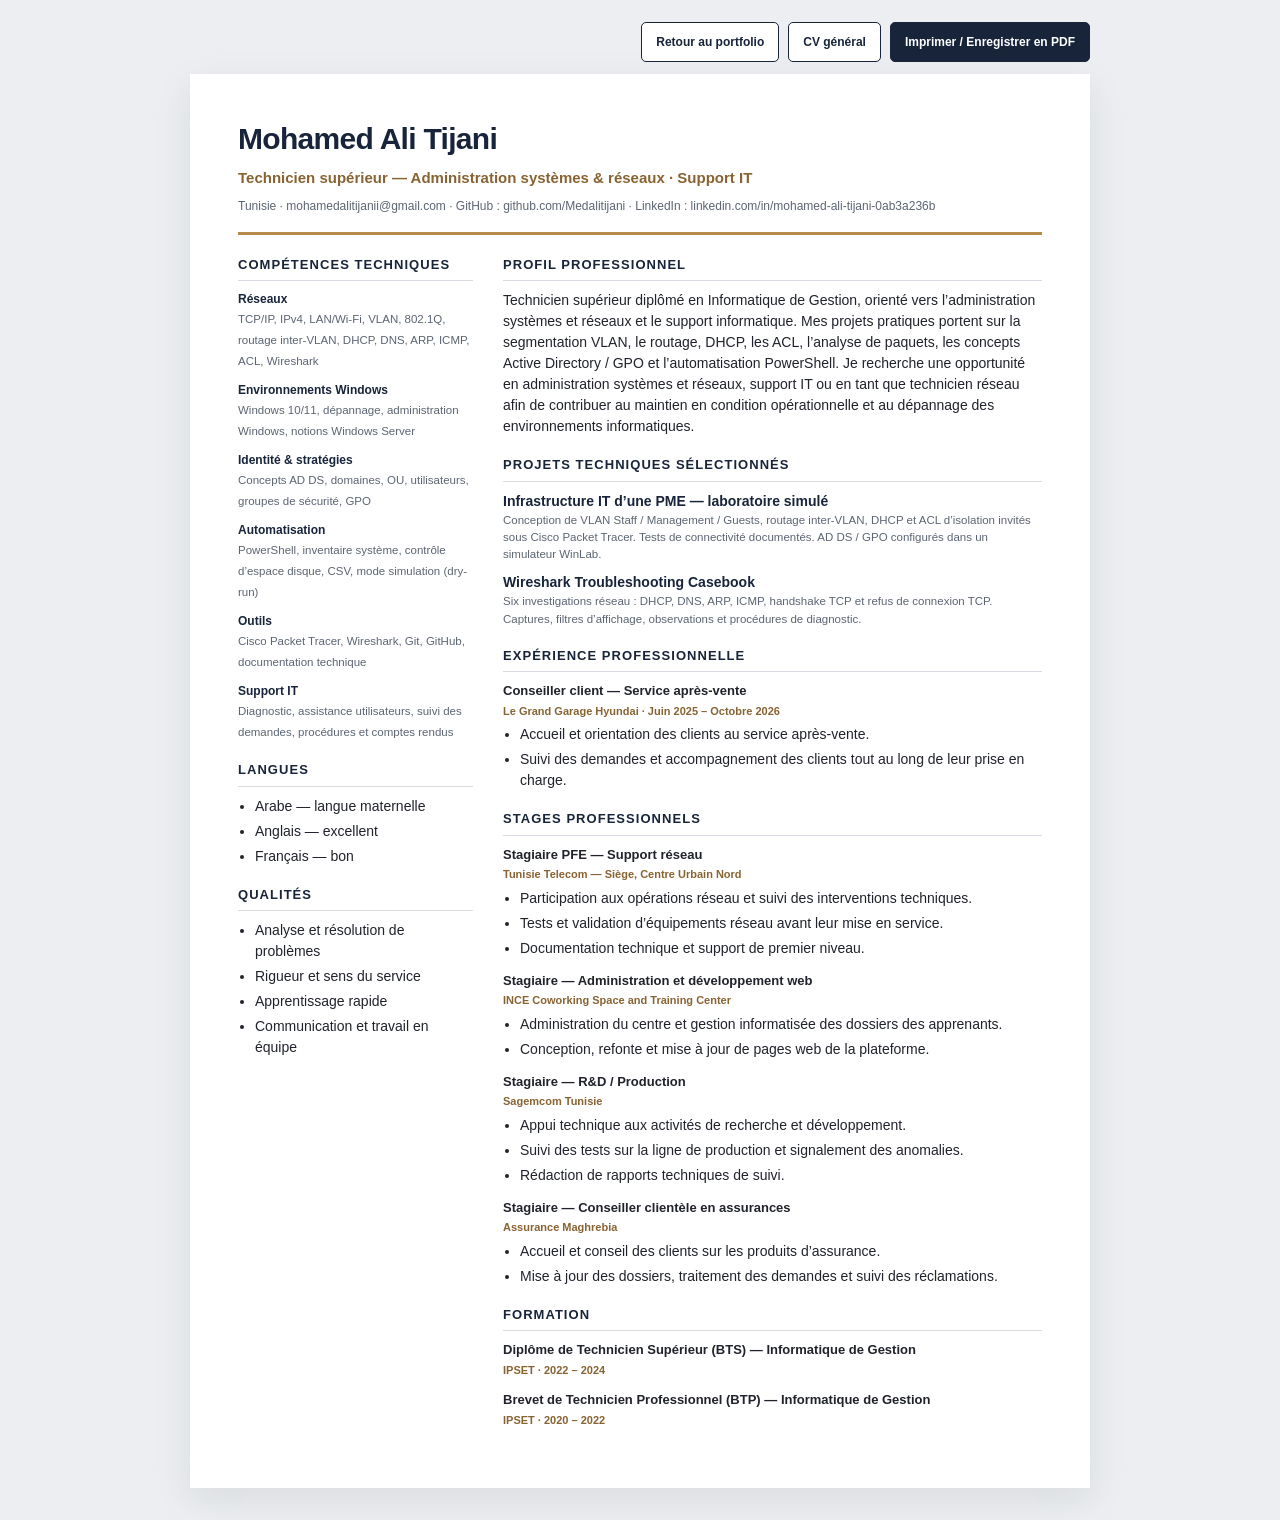
<file: cv-systemes-reseaux.html>
<!DOCTYPE html>
<html lang="fr">
<head>
<meta charset="UTF-8">
<meta name="viewport" content="width=device-width, initial-scale=1">
<meta name="description" content="CV de Mohamed Ali Tijani — Administration systèmes et réseaux, support informatique et dépannage réseau.">
<title>CV — Administration Systèmes & Réseaux | Mohamed Ali Tijani</title>
<style>
:root{--ink:#20232b;--muted:#5c6573;--navy:#18243a;--accent:#b58a4a;--line:#d9dce2}
*{box-sizing:border-box}body{margin:0;background:#eceef1;color:var(--ink);font:14px/1.5 Arial,sans-serif}
.toolbar{max-width:900px;margin:22px auto 12px;display:flex;justify-content:flex-end;gap:9px;flex-wrap:wrap}
.toolbar a,.toolbar button{border:1px solid var(--navy);border-radius:5px;padding:10px 14px;background:var(--navy);color:#fff;font-weight:700;text-decoration:none;cursor:pointer;font-size:12px}
.toolbar a.secondary{background:#fff;color:var(--navy)}
.sheet{max-width:900px;margin:0 auto 32px;padding:42px 48px;background:#fff;box-shadow:0 12px 36px #17203316}
header{padding-bottom:17px;border-bottom:3px solid var(--accent);margin-bottom:20px}
h1{margin:0;color:var(--navy);font-size:30px;letter-spacing:-.7px}
.role{margin:6px 0 7px;color:#886332;font-weight:700;font-size:15px}
.contact{margin:0;color:var(--muted);font-size:12px}
.grid{display:grid;grid-template-columns:235px 1fr;gap:30px}
section{margin:0 0 18px}h2{margin:0 0 9px;padding-bottom:6px;border-bottom:1px solid var(--line);color:var(--navy);font-size:13px;letter-spacing:.08em;text-transform:uppercase}
p{margin:0 0 7px}ul{margin:5px 0 0;padding-left:17px}li{margin:0 0 4px}
.skill{margin-bottom:10px}.skill b{display:block;color:var(--navy);font-size:12px}.small{color:var(--muted);font-size:11.5px}
.item{margin-bottom:12px}.item h3{margin:0;font-size:13px;color:#20232b}.meta{margin:2px 0 4px;color:#886332;font-size:11px;font-weight:700}
.project{margin-bottom:9px}.project b{color:var(--navy)}
@media(max-width:650px){.toolbar{margin:12px 14px}.sheet{margin:0;padding:27px 22px;box-shadow:none}.grid{grid-template-columns:1fr;gap:6px}h1{font-size:26px}}
@media print{body{background:#fff;font-size:10.5pt}.toolbar{display:none}.sheet{max-width:none;margin:0;padding:11mm 13mm;box-shadow:none}.grid{grid-template-columns:215px 1fr;gap:22px}header{margin-bottom:15px}section,.item{break-inside:avoid}@page{size:A4;margin:0}}
</style>
</head>
<body>
<div class="toolbar">
  <a class="secondary" href="./index.html">Retour au portfolio</a>
  <a class="secondary" href="./cv.html">CV général</a>
  <button onclick="window.print()">Imprimer / Enregistrer en PDF</button>
</div>
<main class="sheet">
<header>
<h1>Mohamed Ali Tijani</h1>
<p class="role">Technicien supérieur — Administration systèmes & réseaux · Support IT</p>
<p class="contact">Tunisie · mohamedalitijanii@gmail.com · GitHub : github.com/Medalitijani · LinkedIn : linkedin.com/in/mohamed-ali-tijani-0ab3a236b</p>
</header>
<div class="grid">
<aside>
<section><h2>Compétences techniques</h2>
<div class="skill"><b>Réseaux</b><span class="small">TCP/IP, IPv4, LAN/Wi-Fi, VLAN, 802.1Q, routage inter-VLAN, DHCP, DNS, ARP, ICMP, ACL, Wireshark</span></div>
<div class="skill"><b>Environnements Windows</b><span class="small">Windows 10/11, dépannage, administration Windows, notions Windows Server</span></div>
<div class="skill"><b>Identité & stratégies</b><span class="small">Concepts AD DS, domaines, OU, utilisateurs, groupes de sécurité, GPO</span></div>
<div class="skill"><b>Automatisation</b><span class="small">PowerShell, inventaire système, contrôle d’espace disque, CSV, mode simulation (dry-run)</span></div>
<div class="skill"><b>Outils</b><span class="small">Cisco Packet Tracer, Wireshark, Git, GitHub, documentation technique</span></div>
<div class="skill"><b>Support IT</b><span class="small">Diagnostic, assistance utilisateurs, suivi des demandes, procédures et comptes rendus</span></div>
</section>
<section><h2>Langues</h2>
<ul><li>Arabe — langue maternelle</li><li>Anglais — excellent</li><li>Français — bon</li></ul>
</section>
<section><h2>Qualités</h2>
<ul><li>Analyse et résolution de problèmes</li><li>Rigueur et sens du service</li><li>Apprentissage rapide</li><li>Communication et travail en équipe</li></ul>
</section>
</aside>
<div>
<section><h2>Profil professionnel</h2>
<p>Technicien supérieur diplômé en Informatique de Gestion, orienté vers l’administration systèmes et réseaux et le support informatique. Mes projets pratiques portent sur la segmentation VLAN, le routage, DHCP, les ACL, l’analyse de paquets, les concepts Active Directory / GPO et l’automatisation PowerShell. Je recherche une opportunité en administration systèmes et réseaux, support IT ou en tant que technicien réseau afin de contribuer au maintien en condition opérationnelle et au dépannage des environnements informatiques.</p>
</section>
<section><h2>Projets techniques sélectionnés</h2>
<div class="project"><b>Infrastructure IT d’une PME — laboratoire simulé</b><p class="small">Conception de VLAN Staff / Management / Guests, routage inter-VLAN, DHCP et ACL d’isolation invités sous Cisco Packet Tracer. Tests de connectivité documentés. AD DS / GPO configurés dans un simulateur WinLab.</p></div>
<div class="project"><b>Wireshark Troubleshooting Casebook</b><p class="small">Six investigations réseau : DHCP, DNS, ARP, ICMP, handshake TCP et refus de connexion TCP. Captures, filtres d’affichage, observations et procédures de diagnostic.</p></div>

</section>
<section><h2>Expérience professionnelle</h2>
<div class="item"><h3>Conseiller client — Service après-vente</h3><p class="meta">Le Grand Garage Hyundai · Juin 2025 – Octobre 2026</p><ul><li>Accueil et orientation des clients au service après-vente.</li><li>Suivi des demandes et accompagnement des clients tout au long de leur prise en charge.</li></ul></div>
</section>
<section><h2>Stages professionnels</h2>
<div class="item"><h3>Stagiaire PFE — Support réseau</h3><p class="meta">Tunisie Telecom — Siège, Centre Urbain Nord</p><ul><li>Participation aux opérations réseau et suivi des interventions techniques.</li><li>Tests et validation d’équipements réseau avant leur mise en service.</li><li>Documentation technique et support de premier niveau.</li></ul></div>
<div class="item"><h3>Stagiaire — Administration et développement web</h3><p class="meta">INCE Coworking Space and Training Center</p><ul><li>Administration du centre et gestion informatisée des dossiers des apprenants.</li><li>Conception, refonte et mise à jour de pages web de la plateforme.</li></ul></div>
<div class="item"><h3>Stagiaire — R&amp;D / Production</h3><p class="meta">Sagemcom Tunisie</p><ul><li>Appui technique aux activités de recherche et développement.</li><li>Suivi des tests sur la ligne de production et signalement des anomalies.</li><li>Rédaction de rapports techniques de suivi.</li></ul></div>
<div class="item"><h3>Stagiaire — Conseiller clientèle en assurances</h3><p class="meta">Assurance Maghrebia</p><ul><li>Accueil et conseil des clients sur les produits d’assurance.</li><li>Mise à jour des dossiers, traitement des demandes et suivi des réclamations.</li></ul></div>
</section>
<section><h2>Formation</h2>
<div class="item"><h3>Diplôme de Technicien Supérieur (BTS) — Informatique de Gestion</h3><p class="meta">IPSET · 2022 – 2024</p></div>
<div class="item"><h3>Brevet de Technicien Professionnel (BTP) — Informatique de Gestion</h3><p class="meta">IPSET · 2020 – 2022</p></div>
</section>
</div>
</div>
</main>
</body>
</html>
</file>
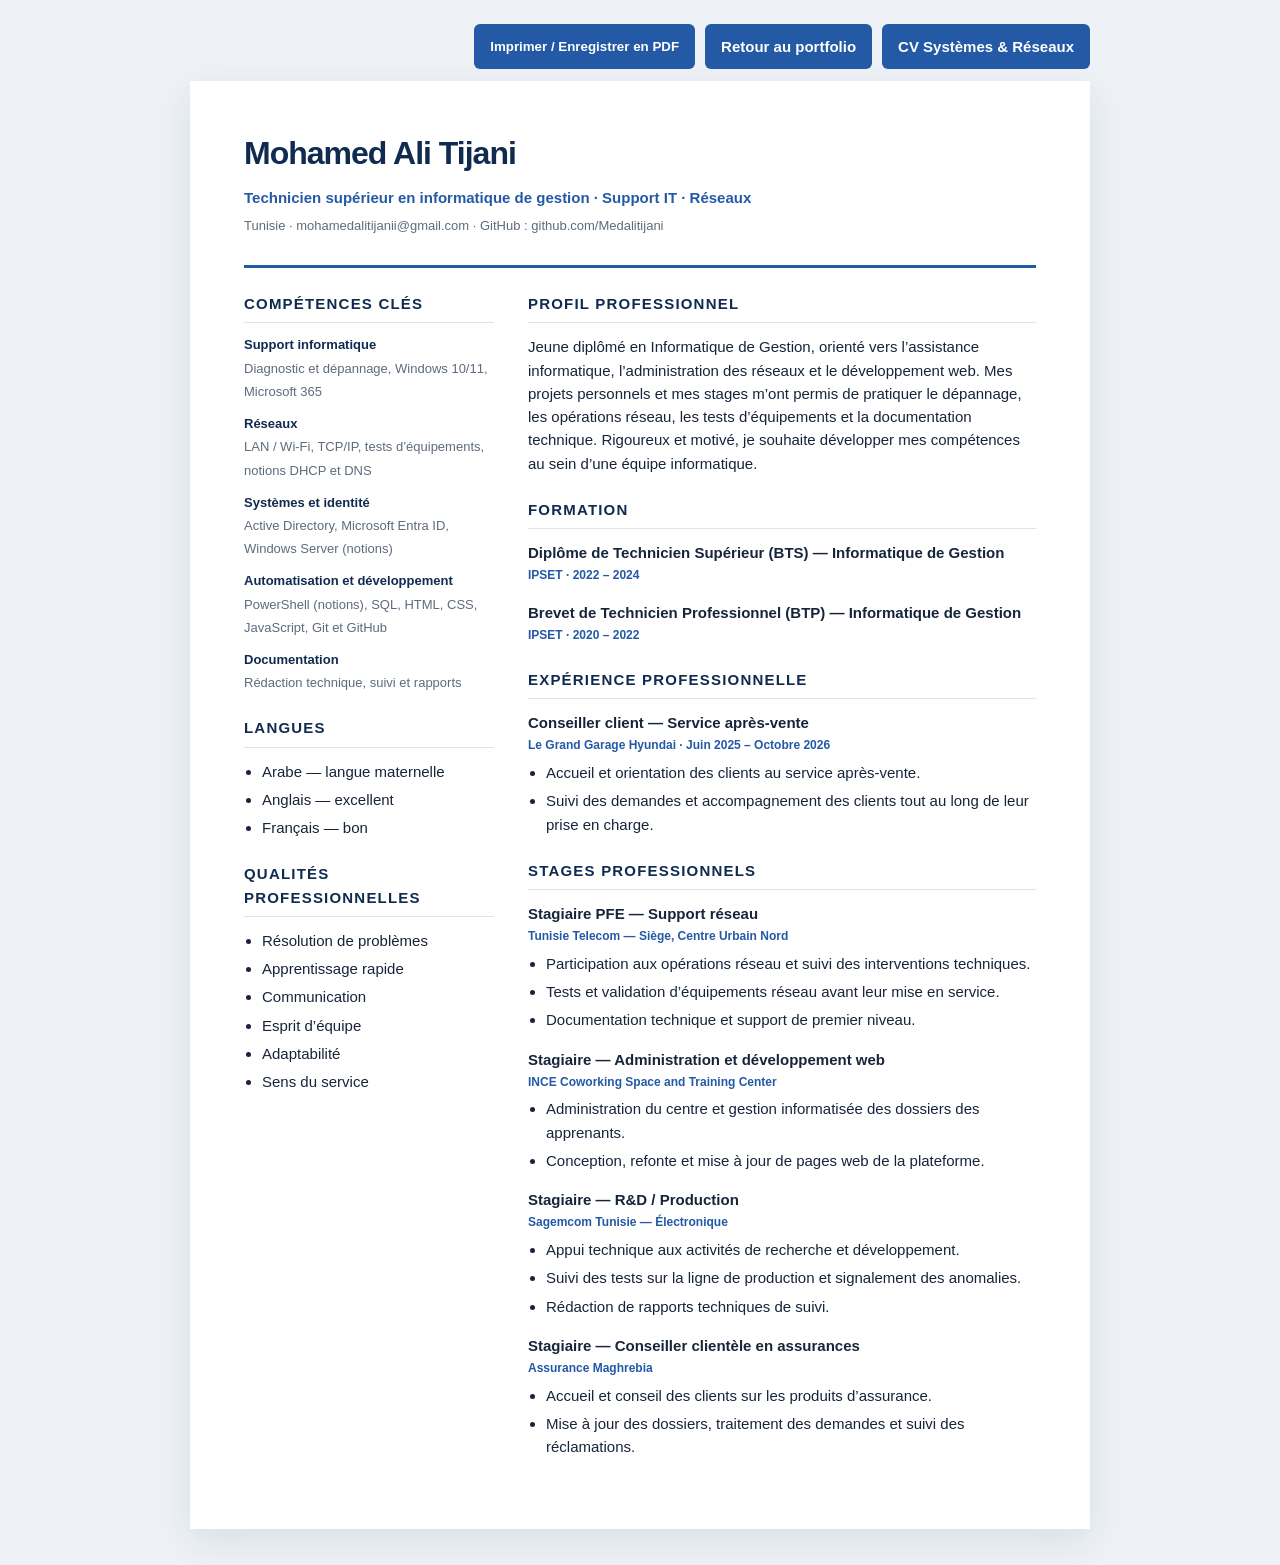
<file: cv.html>
<!DOCTYPE html>
<html lang="fr">
<head>
<meta charset="UTF-8">
<meta name="viewport" content="width=device-width, initial-scale=1">
<meta name="description" content="CV de Mohamed Ali Tijani — Technicien supérieur en informatique de gestion, support informatique et réseaux.">
<title>CV — Mohamed Ali Tijani</title>
<style>
:root{--navy:#102b50;--blue:#2459a6;--ink:#17243a;--muted:#5e6b7d;--line:#dce4ee}
*{box-sizing:border-box}body{margin:0;background:#eef2f7;color:var(--ink);font:15px/1.55 Arial,sans-serif}
.toolbar{max-width:900px;margin:24px auto 12px;display:flex;justify-content:flex-end;gap:10px}
button,a.btn{border:0;border-radius:6px;padding:11px 16px;background:var(--blue);color:#fff;font-weight:700;text-decoration:none;cursor:pointer}
.sheet{max-width:900px;margin:0 auto 36px;background:#fff;padding:48px 54px;box-shadow:0 12px 36px #102b5018}
header{border-bottom:3px solid var(--blue);padding-bottom:20px;margin-bottom:24px}
h1{margin:0;color:var(--navy);font-size:32px;letter-spacing:-1px}
.role{margin:7px 0;color:var(--blue);font-weight:700}
.contact{color:var(--muted);font-size:13px}
.grid{display:grid;grid-template-columns:250px 1fr;gap:34px}
h2{margin:0 0 12px;color:var(--navy);font-size:15px;text-transform:uppercase;letter-spacing:.08em;border-bottom:1px solid var(--line);padding-bottom:7px}
section{margin:0 0 23px}
p{margin:0 0 9px}
ul{margin:6px 0 0;padding-left:18px}
li{margin:0 0 5px}
.item{margin:0 0 16px}
.item h3{margin:0;font-size:15px}
.meta{font-size:12px;color:var(--blue);font-weight:700;margin:2px 0 5px}
.small{color:var(--muted);font-size:13px}
.skill{margin-bottom:12px}.skill b{display:block;color:var(--navy);font-size:13px}
@media(max-width:650px){.sheet{margin:0;padding:28px 22px;box-shadow:none}.toolbar{margin:12px 18px}.grid{grid-template-columns:1fr;gap:10px}h1{font-size:27px}}
@media print{body{background:#fff;font-size:11pt}.toolbar{display:none}.sheet{max-width:none;margin:0;padding:12mm 14mm;box-shadow:none}.grid{grid-template-columns:225px 1fr;gap:24px}header{margin-bottom:18px}section{break-inside:avoid}.item{break-inside:avoid}@page{size:A4;margin:0}}

button:focus-visible,a:focus-visible{outline:2px solid #2459a6;outline-offset:3px}
</style>
</head>
<body>
<div class="toolbar">
  <button id="print-button" onclick="window.print()">Imprimer / Enregistrer en PDF</button>
  <a class="btn" id="back-button" href="./index.html">Retour au portfolio</a>
  <a class="btn" href="./cv-systemes-reseaux.html">CV Systèmes & Réseaux</a>
</div>
<main class="sheet">
<header>
<h1>Mohamed Ali Tijani</h1>
<p class="role">Technicien supérieur en informatique de gestion · Support IT · Réseaux</p>
<p class="contact">Tunisie · mohamedalitijanii@gmail.com · GitHub : github.com/Medalitijani</p>
</header>
<div class="grid">
<aside>
<section><h2>Compétences clés</h2>
<div class="skill"><b>Support informatique</b><span class="small">Diagnostic et dépannage, Windows 10/11, Microsoft 365</span></div>
<div class="skill"><b>Réseaux</b><span class="small">LAN / Wi-Fi, TCP/IP, tests d’équipements, notions DHCP et DNS</span></div>
<div class="skill"><b>Systèmes et identité</b><span class="small">Active Directory, Microsoft Entra ID, Windows Server (notions)</span></div>
<div class="skill"><b>Automatisation et développement</b><span class="small">PowerShell (notions), SQL, HTML, CSS, JavaScript, Git et GitHub</span></div>
<div class="skill"><b>Documentation</b><span class="small">Rédaction technique, suivi et rapports</span></div>
</section>
<section><h2>Langues</h2>
<ul><li>Arabe — langue maternelle</li><li>Anglais — excellent</li><li>Français — bon</li></ul>
</section>
<section><h2>Atouts</h2>
<ul><li>Résolution de problèmes</li><li>Apprentissage rapide</li><li>Communication</li><li>Esprit d’équipe</li><li>Adaptabilité</li><li>Sens du service</li></ul>
</section>
</aside>
<div>
<section><h2>Profil professionnel</h2>
<p>Jeune diplômé en Informatique de Gestion, orienté vers l’assistance informatique, l’administration des réseaux et le développement web. Mes projets personnels et mes stages m’ont permis de pratiquer le dépannage, les opérations réseau, les tests d’équipements et la documentation technique. Rigoureux et motivé, je souhaite développer mes compétences au sein d’une équipe informatique.</p>
</section>
<section><h2>Formation</h2>
<div class="item"><h3>Diplôme de Technicien Supérieur (BTS) — Informatique de Gestion</h3><p class="meta">IPSET · 2022 – 2024</p></div>
<div class="item"><h3>Brevet de Technicien Professionnel (BTP) — Informatique de Gestion</h3><p class="meta">IPSET · 2020 – 2022</p></div>
</section>
<section><h2>Expérience professionnelle</h2>
<div class="item"><h3>Conseiller client — Service après-vente</h3><p class="meta">Le Grand Garage Hyundai · Juin 2025 – Octobre 2026</p><ul><li>Accueil et orientation des clients au service après-vente.</li><li>Suivi des demandes et accompagnement des clients tout au long de leur prise en charge.</li></ul></div>
</section>
<section><h2>Stages professionnels</h2>
<div class="item"><h3>Stagiaire PFE — Support réseau</h3><p class="meta">Tunisie Telecom — Siège, Centre Urbain Nord</p><ul><li>Participation aux opérations réseau et suivi des interventions techniques.</li><li>Tests et validation d’équipements réseau avant leur mise en service.</li><li>Documentation technique et support de premier niveau.</li></ul></div>
<div class="item"><h3>Stagiaire — Administration et développement web</h3><p class="meta">INCE Coworking Space and Training Center</p><ul><li>Administration du centre et gestion informatisée des dossiers des apprenants.</li><li>Conception, refonte et mise à jour de pages web de la plateforme.</li></ul></div>
<div class="item"><h3>Stagiaire — R&amp;D / Production</h3><p class="meta">Sagemcom Tunisie — Électronique</p><ul><li>Appui technique aux activités de recherche et développement.</li><li>Suivi des tests sur la ligne de production et signalement des anomalies.</li><li>Rédaction de rapports techniques de suivi.</li></ul></div>
<div class="item"><h3>Stagiaire — Conseiller clientèle en assurances</h3><p class="meta">Assurance Maghrebia</p><ul><li>Accueil et conseil des clients sur les produits d’assurance.</li><li>Mise à jour des dossiers, traitement des demandes et suivi des réclamations.</li></ul></div>
</section>
</div>
</div>
</main>

<script>
(() => {
  const translations = {
    "header .role": ["Technicien supérieur en informatique de gestion · Support IT · Réseaux","Higher Technician in Management Information Technology · IT Support · Networking"],
    "header .contact": ["Tunisie · mohamedalitijanii@gmail.com · GitHub : github.com/Medalitijani","Tunisia · mohamedalitijanii@gmail.com · GitHub: github.com/Medalitijani"],
    "h2": ["Compétences clés","Key Skills","Langues","Languages","Qualités professionnelles","Professional Qualities","Profil professionnel","Professional Profile","Formation","Education","Expérience professionnelle","Professional Experience","Stages professionnels","Internships"],
    ".skill b": ["Support informatique","IT Support","Réseaux","Networking","Systèmes et identité","Systems & Identity","Automatisation et développement","Automation & Development","Documentation","Documentation"],
    ".skill .small": ["Diagnostic et dépannage, Windows 10/11, Microsoft 365","Troubleshooting, Windows 10/11, Microsoft 365","LAN / Wi-Fi, TCP/IP, tests d’équipements, notions DHCP et DNS","LAN / Wi-Fi, TCP/IP, equipment testing, DHCP and DNS fundamentals","Active Directory, Microsoft Entra ID, Windows Server (notions)","Active Directory, Microsoft Entra ID, Windows Server fundamentals","PowerShell (notions), SQL, HTML, CSS, JavaScript, Git et GitHub","PowerShell fundamentals, SQL, HTML, CSS, JavaScript, Git and GitHub","Rédaction technique, suivi et rapports","Technical writing, tracking and reporting"],
    "aside section:nth-of-type(2) li": ["Arabe — langue maternelle","Arabic — native","Anglais — excellent","English — excellent","Français — bon","French — good"],
    "aside section:nth-of-type(3) li": ["Résolution de problèmes","Problem-solving","Apprentissage rapide","Fast learner","Communication","Communication","Esprit d’équipe","Teamwork","Adaptabilité","Adaptability","Sens du service","Customer service"],
    ".grid > div > section:first-child p": ["Jeune diplômé en Informatique de Gestion, orienté vers l’assistance informatique, l’administration des réseaux et le développement web. Mes projets personnels et mes stages m’ont permis de pratiquer le dépannage, les opérations réseau, les tests d’équipements et la documentation technique. Rigoureux et motivé, je souhaite développer mes compétences au sein d’une équipe informatique.","Recent Management Information Technology graduate focused on IT support, network administration and web development. Through personal projects and internships, I have gained practical experience in troubleshooting, network operations, equipment testing and technical documentation. I am methodical and motivated to further develop my skills as part of an IT team."],
    ".grid > div > section:nth-of-type(2) .item h3": ["Diplôme de Technicien Supérieur (BTS) — Informatique de Gestion","Higher Technician Diploma (BTS) — Management Information Technology","Brevet de Technicien Professionnel (BTP) — Informatique de Gestion","Vocational Technician Diploma (BTP) — Management Information Technology"],
    ".grid > div > section:nth-of-type(3) .item h3": ["Conseiller client — Service après-vente","Customer Service Advisor — After-Sales Service"],
    ".grid > div > section:nth-of-type(3) > .item li": ["Accueil et orientation des clients au service après-vente.","Welcomed and directed customers within the after-sales service department.","Suivi des demandes et accompagnement des clients tout au long de leur prise en charge.","Followed up on customer requests and assisted customers throughout the service process."],
    ".grid > div > section:nth-of-type(4) .item h3": ["Stagiaire PFE — Support réseau","Intern — Network Support","Stagiaire — Administration et développement web","Intern — Administration & Web Development","Stagiaire — R&amp;D / Production","Intern — R&amp;D / Production","Stagiaire — Conseiller clientèle en assurances","Intern — Insurance Customer Advisor"],
    ".grid > div > section:nth-of-type(4) .item li": [
      "Participation aux opérations réseau et suivi des interventions techniques.","Assisted with network operations and monitored technical interventions.",
      "Tests et validation d’équipements réseau avant leur mise en service.","Tested and validated network equipment before deployment.",
      "Documentation technique et support de premier niveau.","Prepared technical documentation and provided first-line support.",
      "Administration du centre et gestion informatisée des dossiers des apprenants.","Supported centre administration and maintained digital learner records.",
      "Conception, refonte et mise à jour de pages web de la plateforme.","Designed, redesigned and updated pages on the platform website.",
      "Appui technique aux activités de recherche et développement.","Provided technical assistance to research and development activities.",
      "Suivi des tests sur la ligne de production et signalement des anomalies.","Monitored production-line tests and reported anomalies.",
      "Rédaction de rapports techniques de suivi.","Prepared technical monitoring reports.",
      "Accueil et conseil des clients sur les produits d’assurance.","Welcomed customers and advised them on insurance products.",
      "Mise à jour des dossiers, traitement des demandes et suivi des réclamations.","Updated customer files, processed requests and followed up on claims."
    ]
  };
  const setLanguage = language => {
    const en = language === "en";
    Object.entries(translations).forEach(([selector, values]) => {
      document.querySelectorAll(selector).forEach((element, index) => {
        if (values[index] !== undefined) element.innerHTML = values[index * 2 + (en ? 1 : 0)];
      });
    });
    document.documentElement.lang = language;
    document.title = en ? "CV — Mohamed Ali Tijani" : "CV — Mohamed Ali Tijani";
    document.querySelector('meta[name="description"]').content = en
      ? "CV of Mohamed Ali Tijani — Higher Technician in Management Information Technology, IT support and networking."
      : "CV de Mohamed Ali Tijani — Technicien supérieur en informatique de gestion, support informatique et réseaux.";
    document.getElementById("print-button").textContent = en ? "Print / Save as PDF" : "Imprimer / Enregistrer en PDF";
    document.getElementById("back-button").textContent = en ? "Back to portfolio" : "Retour au portfolio";
  };
  // Match the language already selected on the portfolio. French is the fallback.
  let preferred = "fr";
  try { preferred = localStorage.getItem("portfolio-language") || "fr"; } catch (_) {}
  setLanguage(preferred === "en" ? "en" : "fr");
})();
</script>
</body>
</html>
</file>
